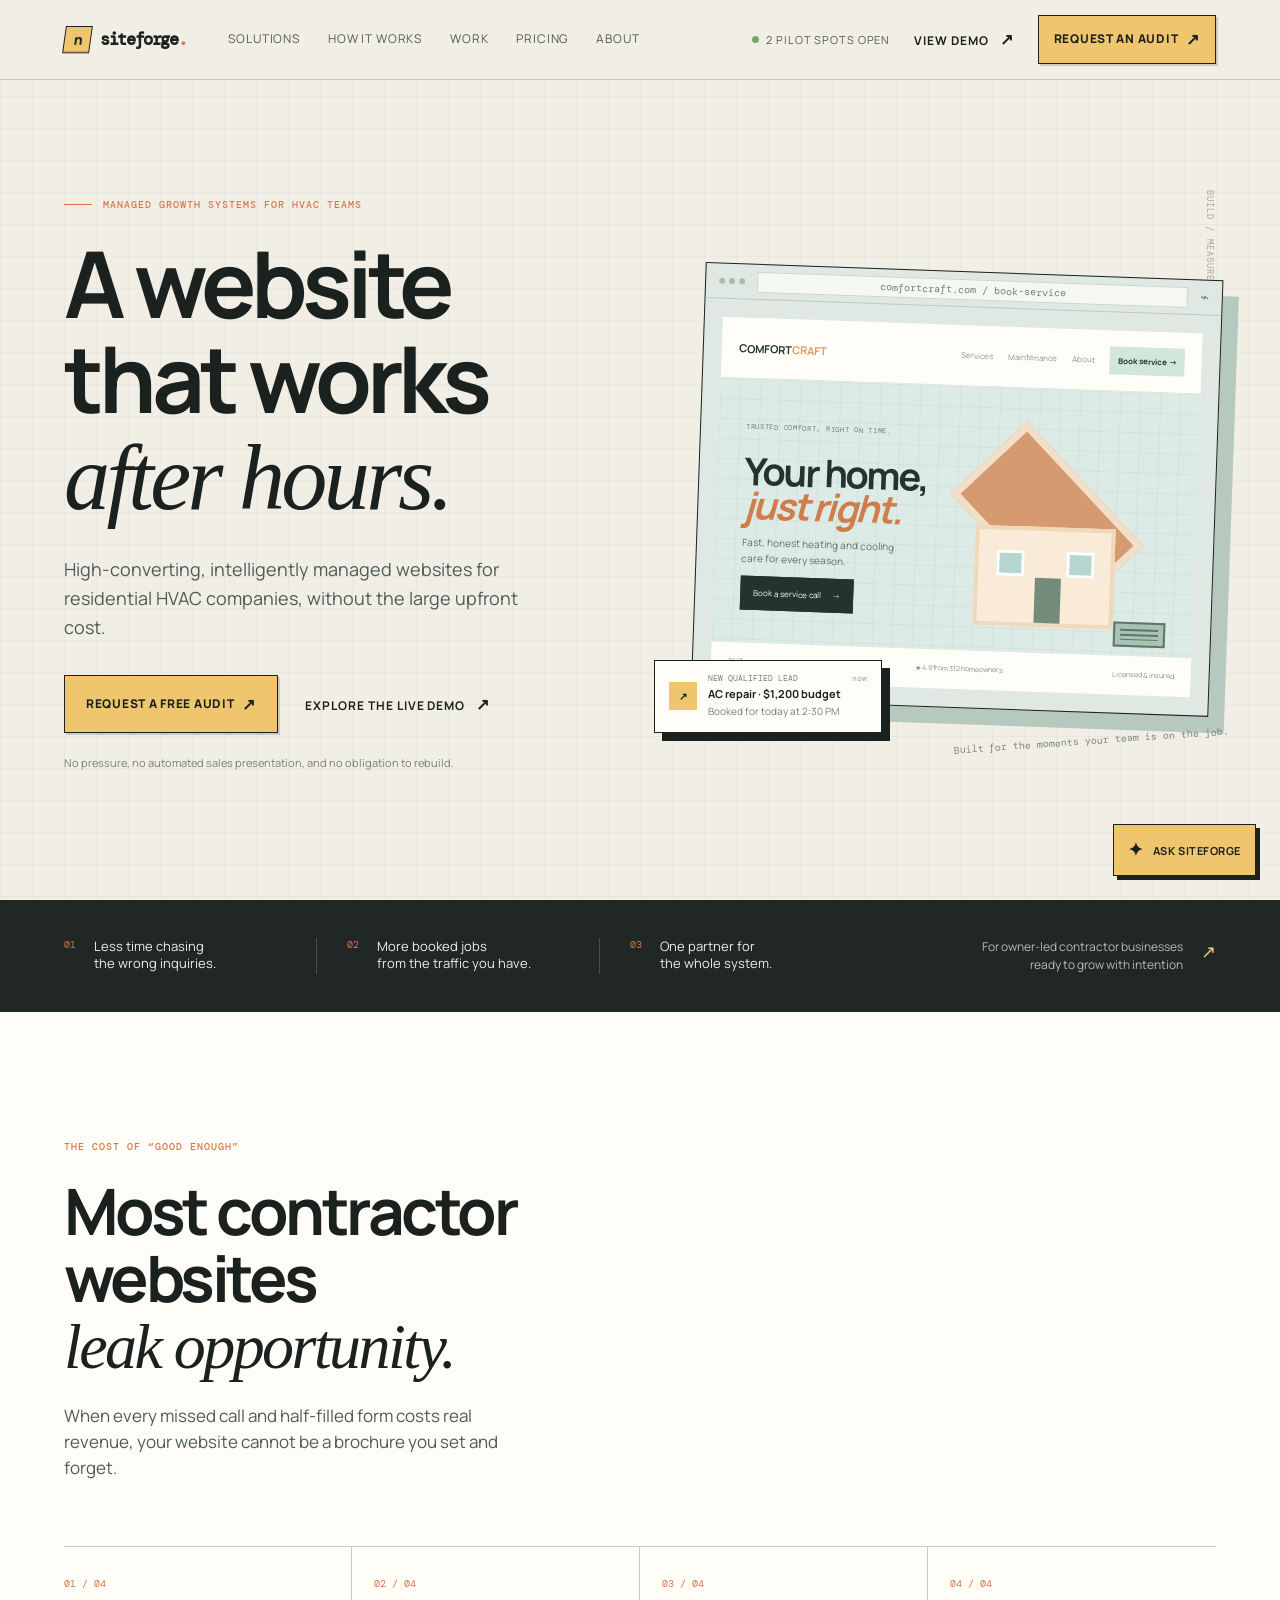
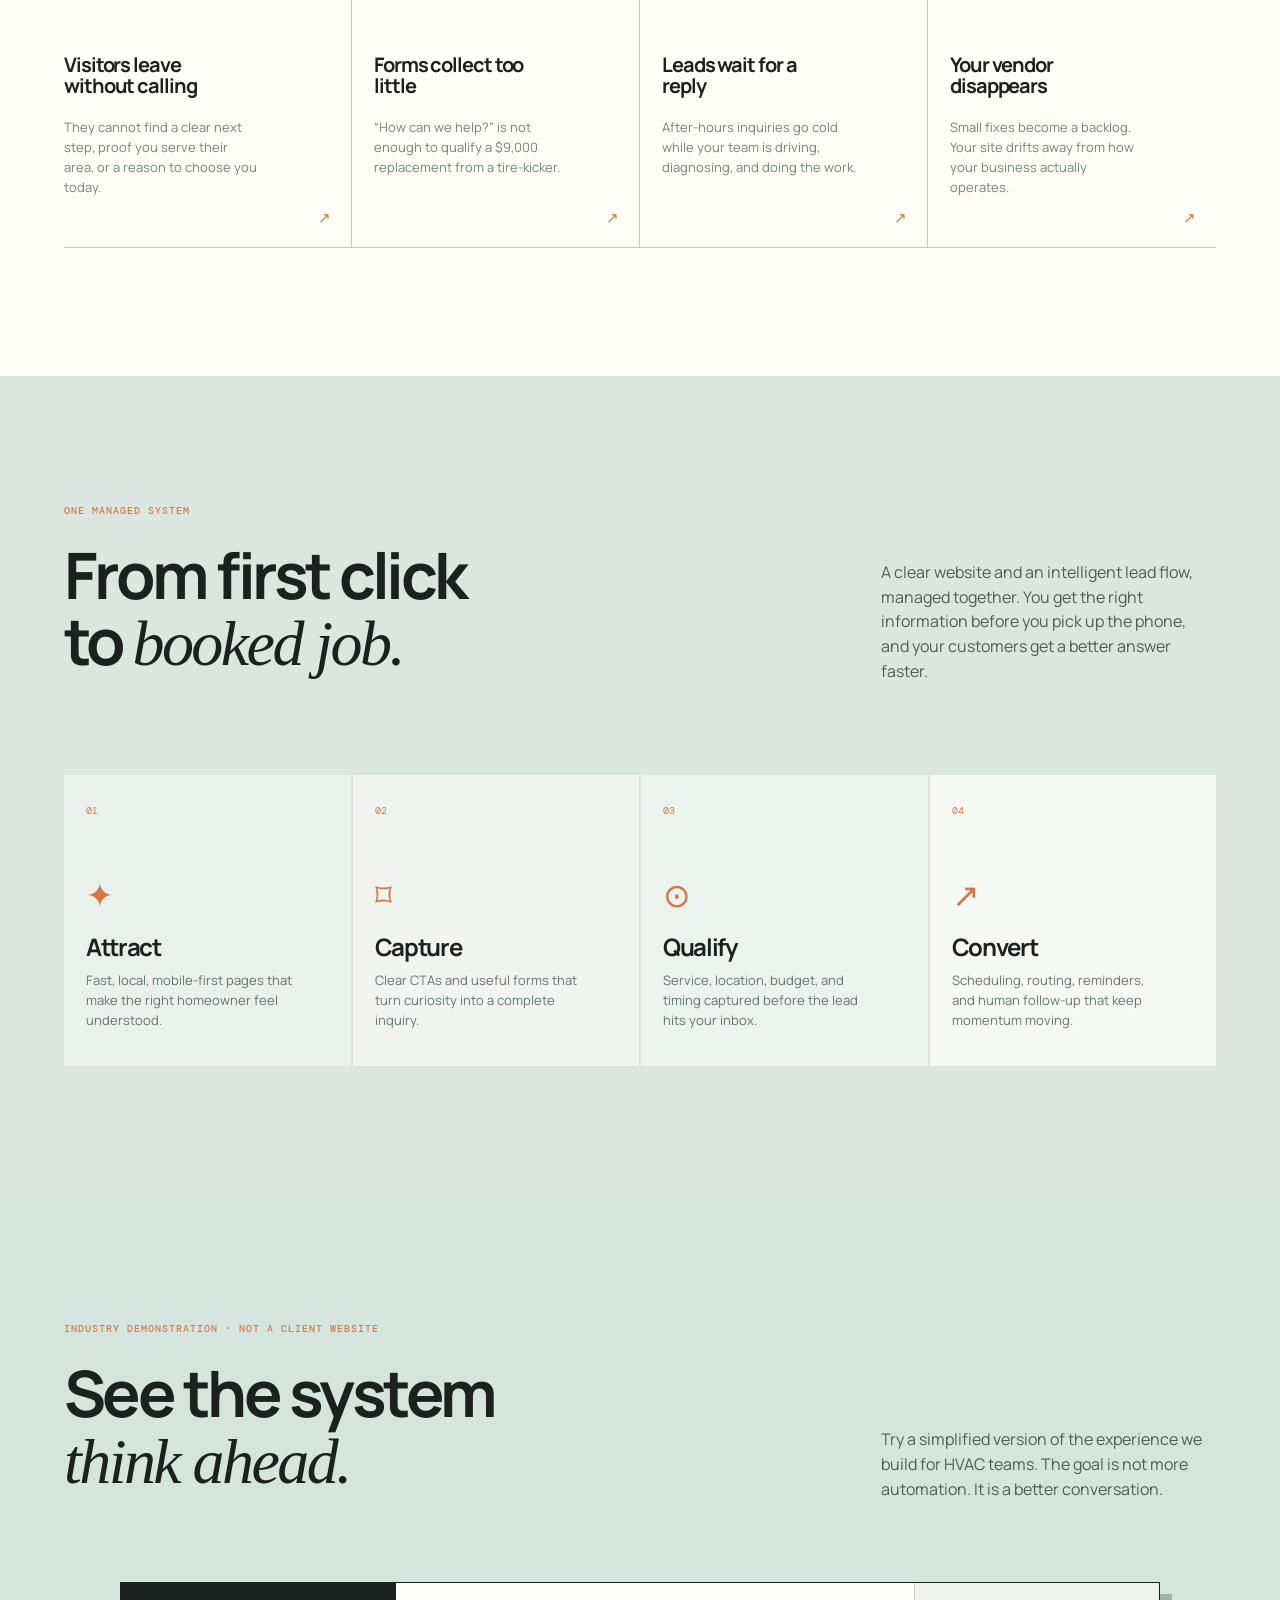
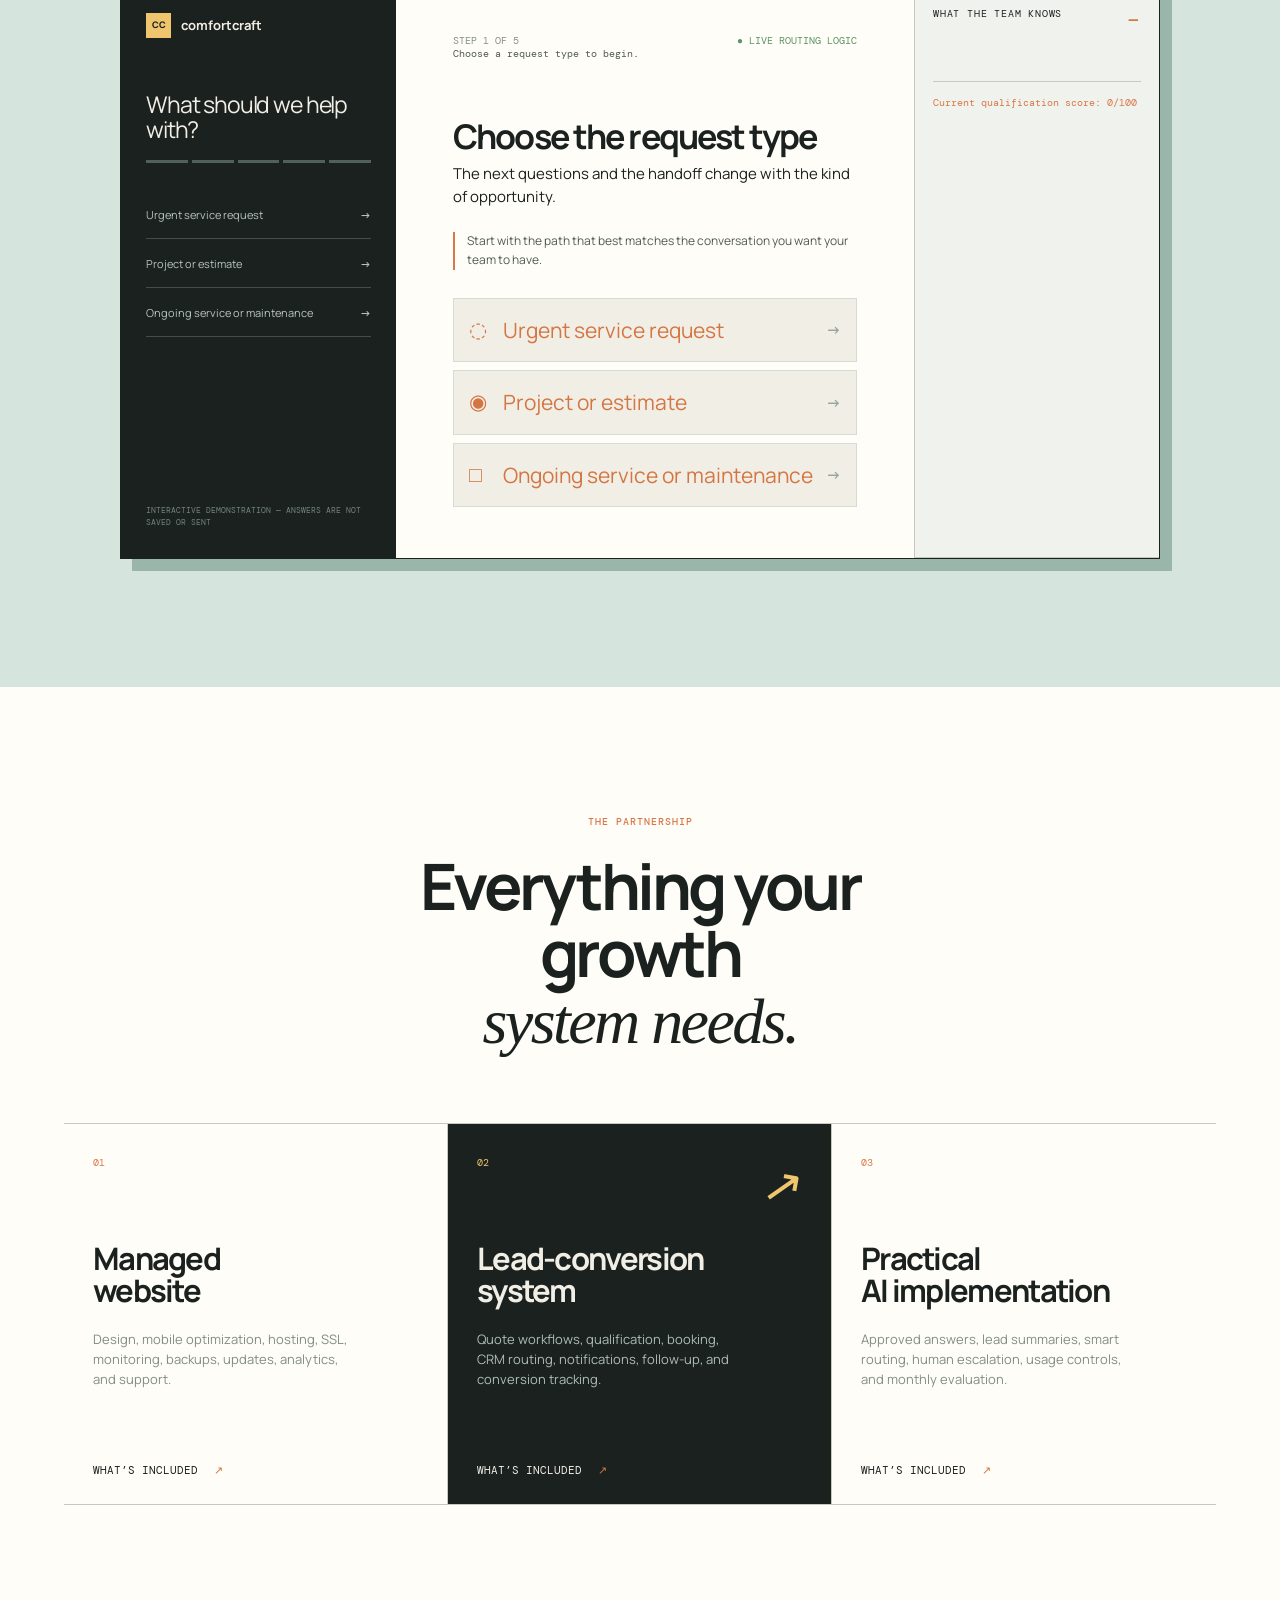
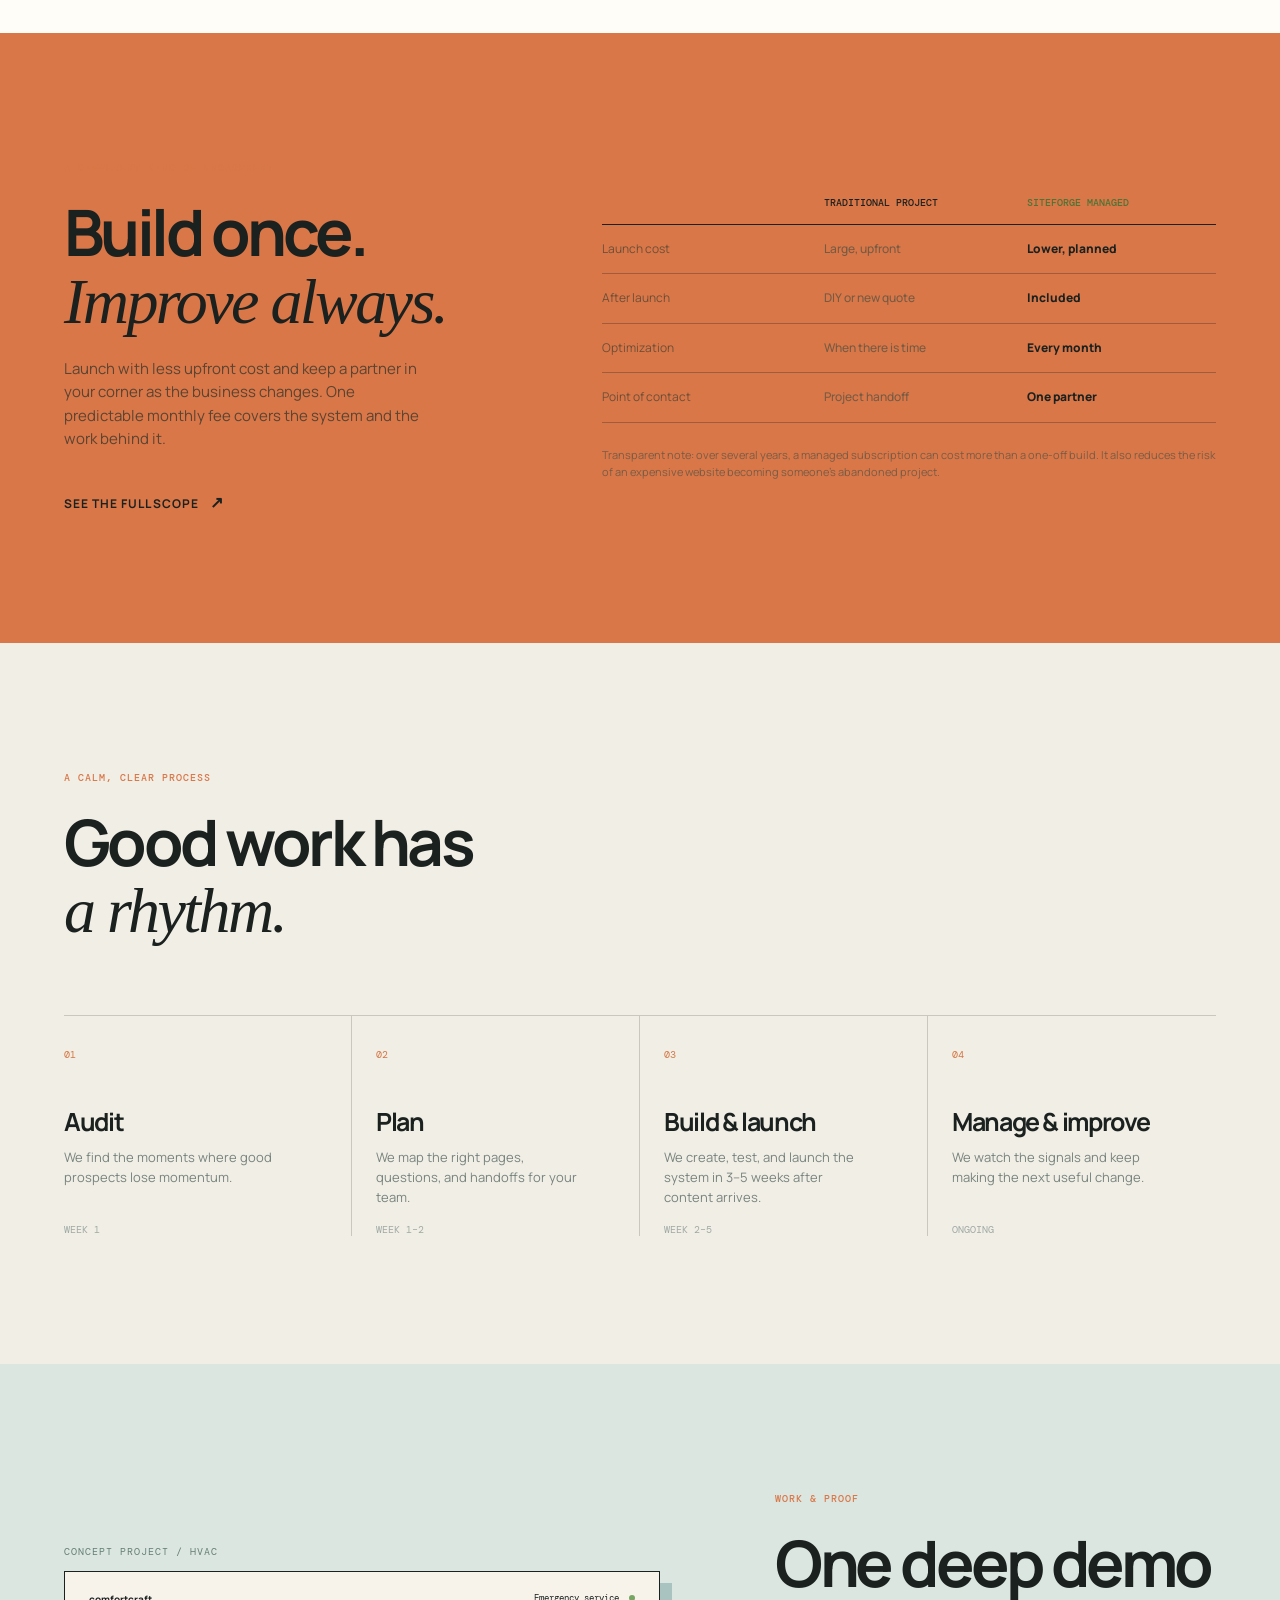
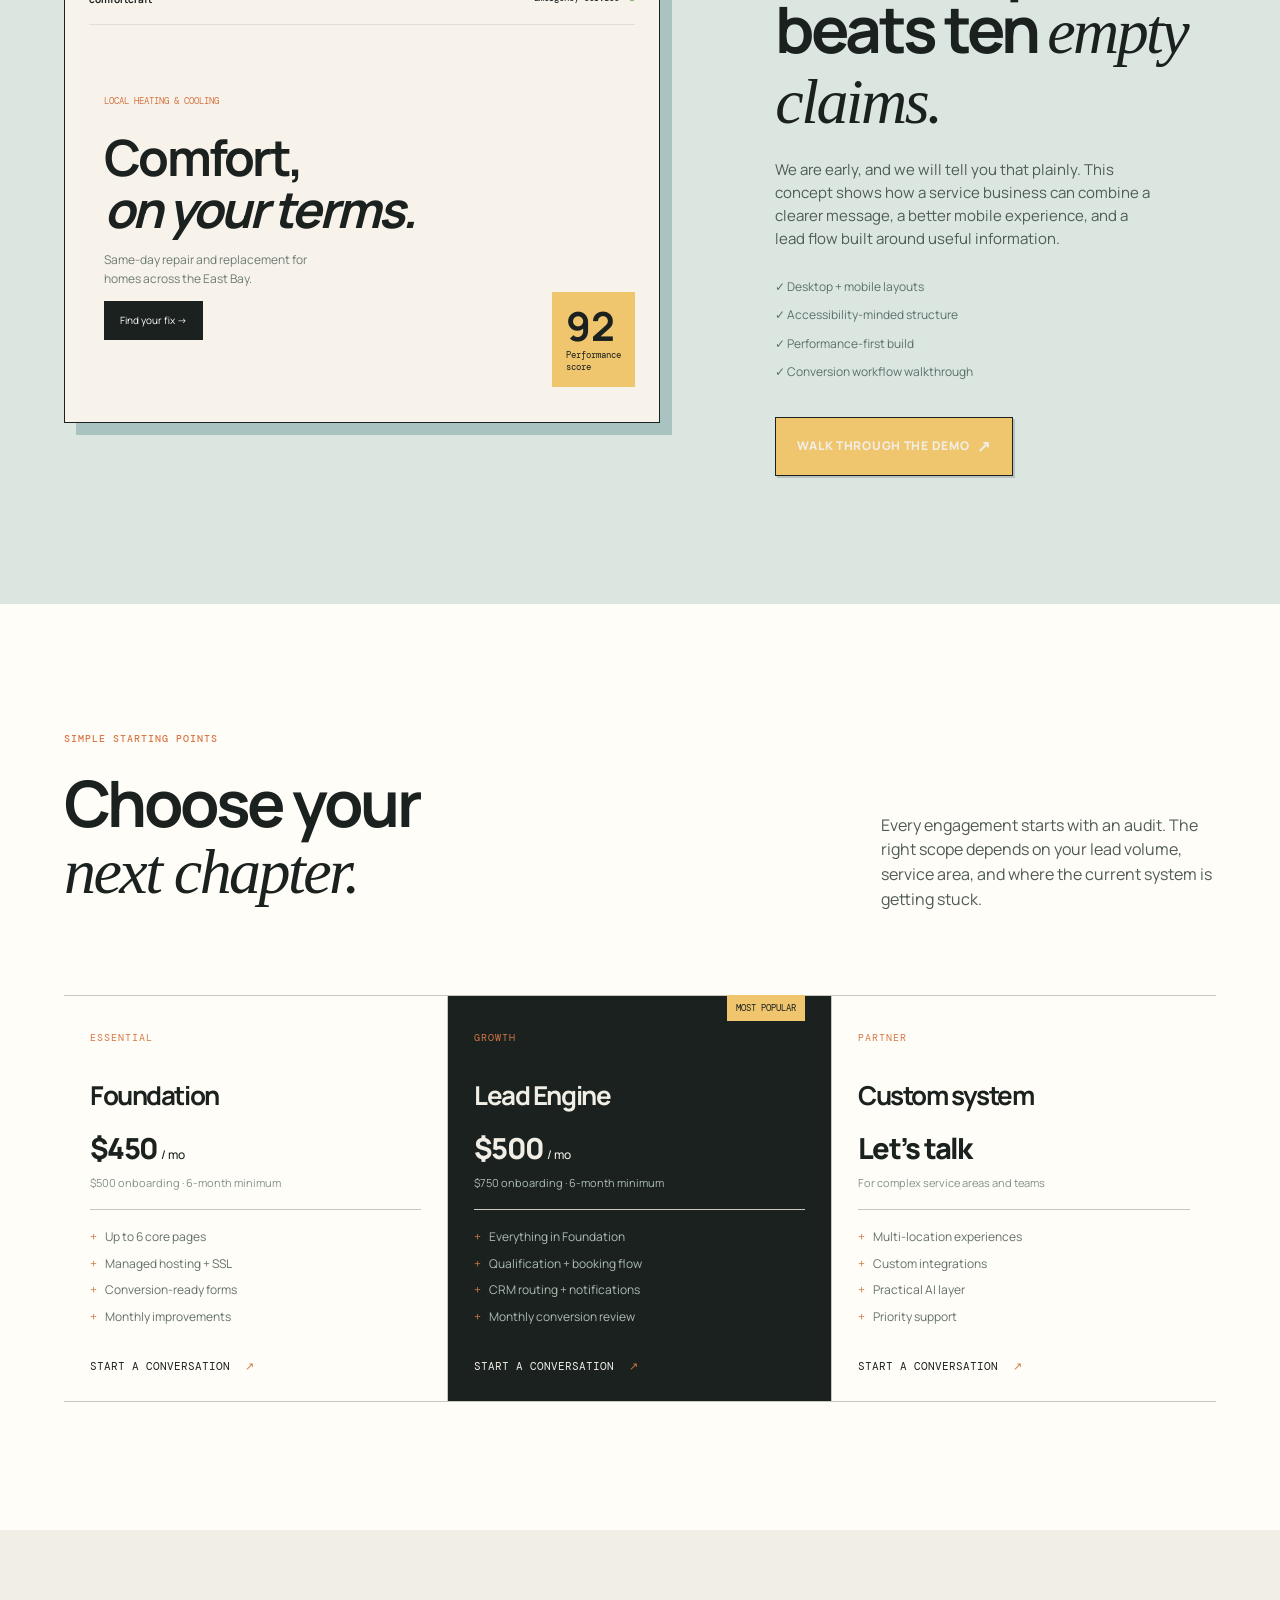
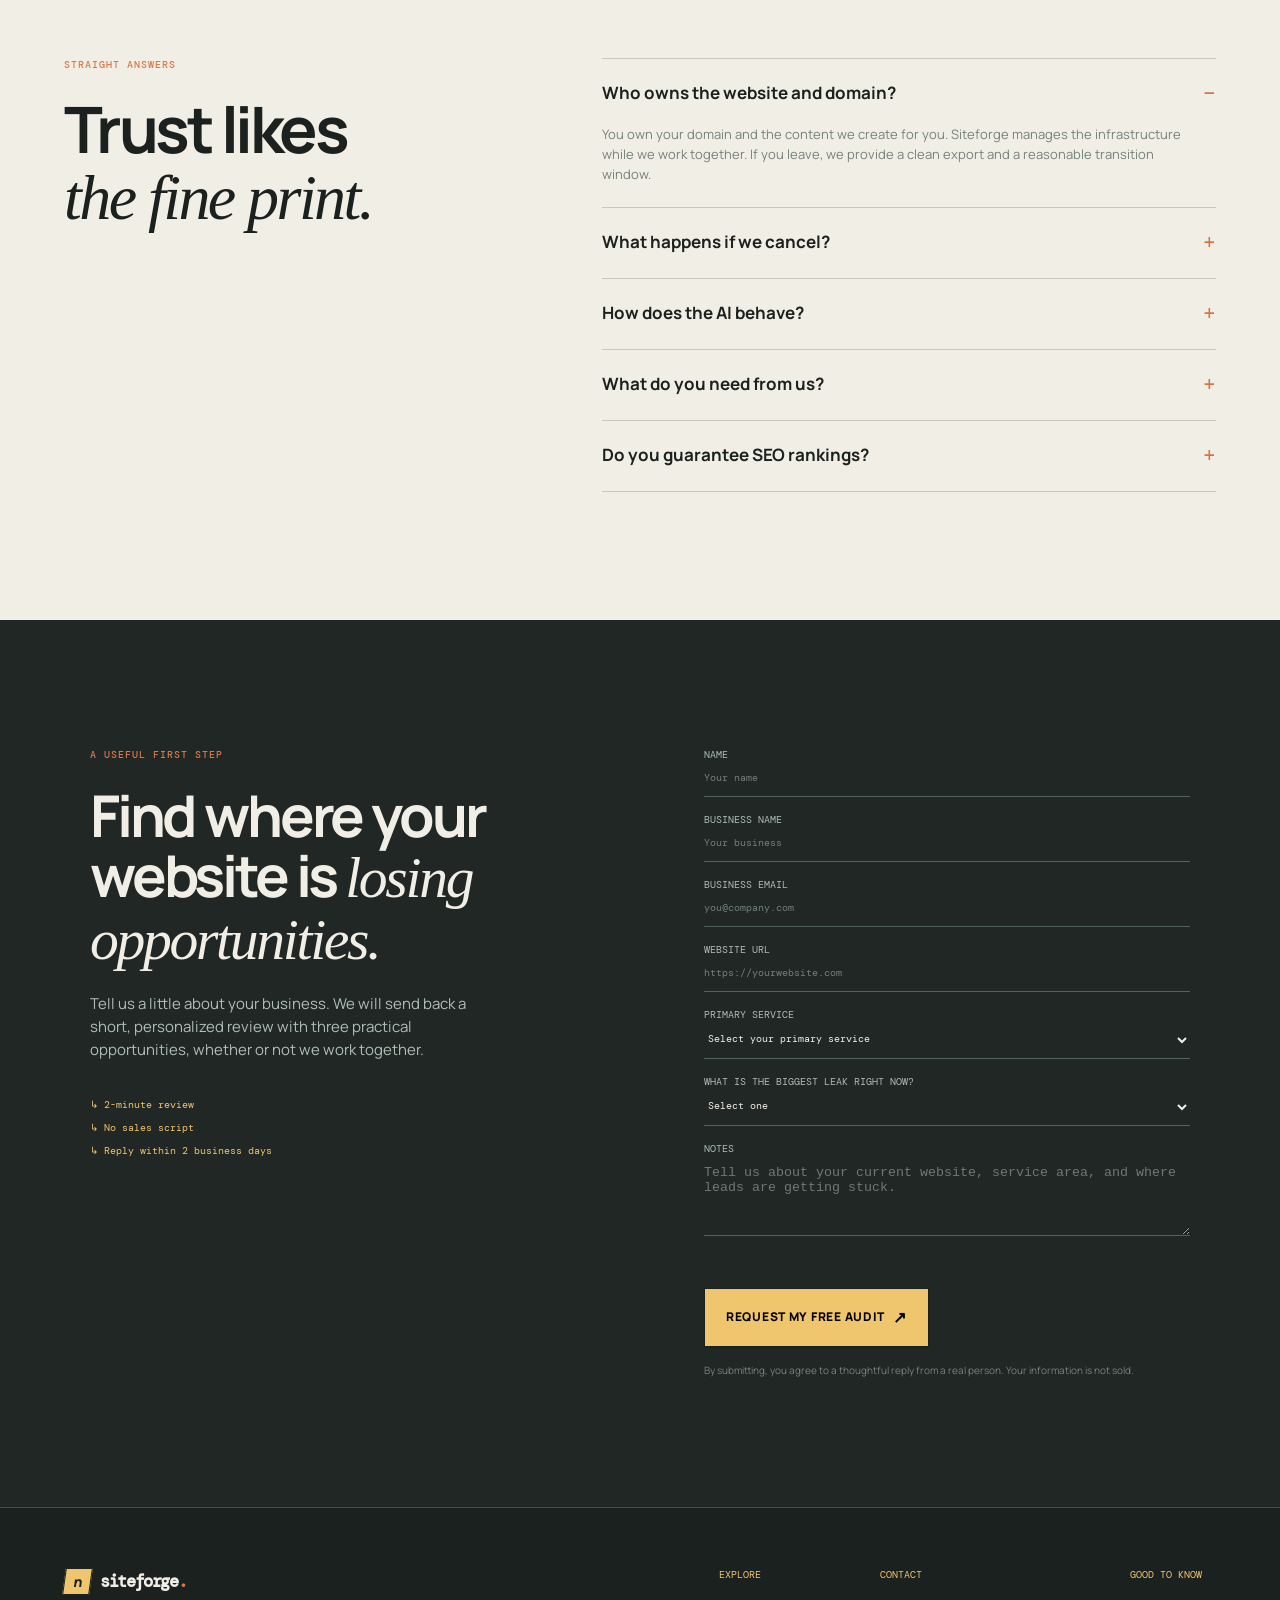
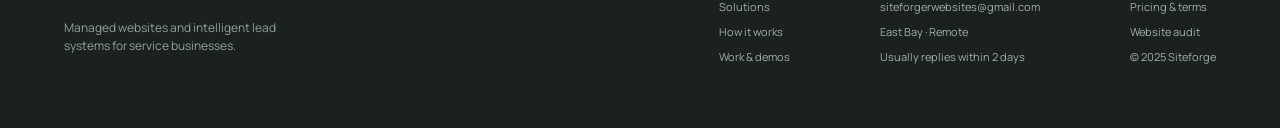
<file: index.html>
<!doctype html>
<html lang="en">
<head>
  <meta charset="UTF-8">
  <meta name="viewport" content="width=device-width, initial-scale=1.0">
  <meta name="description" content="Siteforge builds and manages conversion-focused websites for contractors and home-service businesses.">
  <meta name="theme-color" content="#172420">
  <title>Siteforge | Managed websites for contractors and home-service businesses</title>
  <link rel="preconnect" href="https://fonts.googleapis.com">
  <link rel="preconnect" href="https://fonts.gstatic.com" crossorigin>
  <link href="https://fonts.googleapis.com/css2?family=DM+Mono:wght@400;500&family=Manrope:wght@400;500;600;700;800&display=swap" rel="stylesheet">
  <link rel="stylesheet" href="styles.css">
  <link rel="stylesheet" href="pages.css">
  <link rel="stylesheet" href="brand.css">
</head>
<body>
  <header class="site-header">
    <a class="brand" href="#top" aria-label="Siteforge home"><span class="brand-mark">N</span><span>siteforge<span class="brand-dot">.</span></span></a>
    <nav class="main-nav" aria-label="Main navigation">
      <a href="solutions.html">Solutions</a><a href="process.html">How it works</a><a href="work.html">Work</a><a href="pricing.html">Pricing</a><a href="about.html">About</a>
    </nav>
    <div class="header-actions"><span class="availability"><i></i> 2 pilot spots open</span><a class="text-link" href="work.html">View demo <span>↗</span></a><a class="button button-small" href="audit.html">Request an audit <span>↗</span></a></div>
    <button class="menu-toggle" aria-label="Open navigation" aria-expanded="false"><span></span><span></span></button>
  </header>

  <main id="top">
    <section class="hero section-pad">
      <div class="hero-copy reveal">
        <p class="eyebrow"><span class="eyebrow-line"></span> Managed growth systems for HVAC teams</p>
        <h1>A website that works <em>after hours.</em></h1>
        <p class="hero-text">High-converting, intelligently managed websites for residential HVAC companies, without the large upfront cost.</p>
        <div class="hero-actions"><a class="button" href="#audit">Request a free audit <span>↗</span></a><a class="text-link text-link-large" href="#demo">Explore the live demo <span>↗</span></a></div>
        <p class="reassurance">No pressure, no automated sales presentation, and no obligation to rebuild.</p>
      </div>
      <div class="hero-visual reveal reveal-delay">
        <div class="browser-window">
          <div class="browser-bar"><div class="browser-dots"><i></i><i></i><i></i></div><div class="browser-address">comfortcraft.com / book-service</div><span class="lock">⌁</span></div>
          <div class="mock-site">
            <div class="mock-nav"><strong>COMFORT<span>CRAFT</span></strong><span>Services</span><span>Maintenance</span><span>About</span><b>Book service →</b></div>
            <div class="mock-hero"><div><small>Trusted comfort, right on time.</small><h2>Your home,<br><i>just right.</i></h2><p>Fast, honest heating and cooling care for every season.</p><button>Book a service call <span>→</span></button></div><div class="mock-house"><div class="house-roof"></div><div class="house-body"><div class="window"></div><div class="window"></div><div class="door"></div></div><div class="unit"><span></span><span></span><span></span></div></div></div>
            <div class="mock-footer"><span>24/7 emergency service</span><span>★ 4.9 from 312 homeowners</span><span>Licensed & insured</span></div>
          </div>
        </div>
        <div class="lead-toast"><div class="toast-icon">↗</div><div><small>NEW QUALIFIED LEAD</small><strong>AC repair · $1,200 budget</strong><span>Booked for today at 2:30 PM</span></div><b>now</b></div>
        <div class="visual-note">Built for the moments your team is on the job.</div>
      </div>
    </section>

    <section class="signal-strip"><div><span class="signal-number">01</span><p>Less time chasing<br>the wrong inquiries.</p></div><div><span class="signal-number">02</span><p>More booked jobs<br>from the traffic you have.</p></div><div><span class="signal-number">03</span><p>One partner for<br>the whole system.</p></div><div class="signal-aside">For owner-led contractor businesses<br>ready to grow with intention <span>↗</span></div></section>

    <section class="problem section-pad" id="solutions"><div class="section-intro reveal"><p class="eyebrow">The cost of “good enough”</p><h2>Most contractor websites<br><em>leak opportunity.</em></h2><p>When every missed call and half-filled form costs real revenue, your website cannot be a brochure you set and forget.</p></div><div class="problem-grid reveal reveal-delay"><article><span class="card-index">01 / 04</span><h3>Visitors leave without calling</h3><p>They cannot find a clear next step, proof you serve their area, or a reason to choose you today.</p><span class="card-arrow">↗</span></article><article><span class="card-index">02 / 04</span><h3>Forms collect too little</h3><p>“How can we help?” is not enough to qualify a $9,000 replacement from a tire-kicker.</p><span class="card-arrow">↗</span></article><article><span class="card-index">03 / 04</span><h3>Leads wait for a reply</h3><p>After-hours inquiries go cold while your team is driving, diagnosing, and doing the work.</p><span class="card-arrow">↗</span></article><article><span class="card-index">04 / 04</span><h3>Your vendor disappears</h3><p>Small fixes become a backlog. Your site drifts away from how your business actually operates.</p><span class="card-arrow">↗</span></article></div></section>

    <section class="solution section-pad"><div class="solution-top"><div class="section-intro reveal"><p class="eyebrow">One managed system</p><h2>From first click<br>to <em>booked job.</em></h2></div><p class="solution-lede reveal reveal-delay">A clear website and an intelligent lead flow, managed together. You get the right information before you pick up the phone, and your customers get a better answer faster.</p></div><div class="stage-grid reveal"><article><span class="stage-number">01</span><div class="stage-icon">✦</div><h3>Attract</h3><p>Fast, local, mobile-first pages that make the right homeowner feel understood.</p></article><article><span class="stage-number">02</span><div class="stage-icon">⌑</div><h3>Capture</h3><p>Clear CTAs and useful forms that turn curiosity into a complete inquiry.</p></article><article><span class="stage-number">03</span><div class="stage-icon">⊙</div><h3>Qualify</h3><p>Service, location, budget, and timing captured before the lead hits your inbox.</p></article><article><span class="stage-number">04</span><div class="stage-icon">↗</div><h3>Convert</h3><p>Scheduling, routing, reminders, and human follow-up that keep momentum moving.</p></article></div></section>

    <section class="demo-section section-pad" id="demo"><div class="demo-head"><div class="section-intro reveal"><p class="eyebrow">Industry demonstration · not a client website</p><h2>See the system<br><em>think ahead.</em></h2></div><p class="demo-explainer reveal reveal-delay">Try a simplified version of the experience we build for HVAC teams. The goal is not more automation. It is a better conversation.</p></div><div class="demo-shell reveal"><aside class="demo-sidebar"><div class="demo-brand"><span class="mini-mark">CC</span><strong>comfortcraft</strong></div><p>How can we help today?</p><div class="demo-progress"><span class="active"></span><span></span><span></span><span></span></div><div class="demo-service-list"><button class="service-choice active" data-service="Repair">Air conditioning repair <span>→</span></button><button class="service-choice" data-service="Install">New system installation <span>→</span></button><button class="service-choice" data-service="Maintenance">Seasonal maintenance <span>→</span></button></div><small>DEMO MODE · RESPONSES ARE NOT SENT</small></aside><div class="demo-main"><div class="demo-main-top"><span>Step 1 of 4</span><span class="demo-badge">● Live interaction</span></div><h3>What does your home need?</h3><p>Choose the closest match so we can send the right technician.</p><div class="demo-options"><button class="demo-option selected" data-choice="Not cooling"><span>◌</span> It is not cooling <b>↗</b></button><button class="demo-option" data-choice="Strange noise"><span>◉</span> Strange noise or smell <b>↗</b></button><button class="demo-option" data-choice="Replace system"><span>□</span> I need to replace my system <b>↗</b></button></div><div class="demo-footer"><span>Usually takes 60 seconds</span><button class="button button-dark demo-next">Next step <span>→</span></button></div></div><div class="demo-result" aria-live="polite"><span class="result-kicker">STRUCTURED LEAD PREVIEW</span><strong>Ready for a human, not a robot.</strong><p class="result-service">Air conditioning repair · Not cooling</p><div class="result-fields"><span>Urgency <b>Today</b></span><span>Budget <b>$500–$1,500</b></span><span>Appointment <b>2:30 PM</b></span></div><button class="result-reset">Try another answer ↻</button></div></div></section>

    <section class="services section-pad"><div class="section-intro centered reveal"><p class="eyebrow">The partnership</p><h2>Everything your growth<br><em>system needs.</em></h2></div><div class="service-grid reveal reveal-delay"><article><span class="service-num">01</span><h3>Managed<br>website</h3><p>Design, mobile optimization, hosting, SSL, monitoring, backups, updates, analytics, and support.</p><a href="#audit">What’s included <span>↗</span></a></article><article class="service-featured"><span class="service-num">02</span><h3>Lead-conversion<br>system</h3><p>Quote workflows, qualification, booking, CRM routing, notifications, follow-up, and conversion tracking.</p><a href="#audit">What’s included <span>↗</span></a><div class="service-doodle">↗</div></article><article><span class="service-num">03</span><h3>Practical<br>AI implementation</h3><p>Approved answers, lead summaries, smart routing, human escalation, usage controls, and monthly evaluation.</p><a href="#audit">What’s included <span>↗</span></a></article></div></section>

    <section class="model section-pad" id="pricing"><div class="model-copy reveal"><p class="eyebrow">A different kind of engagement</p><h2>Build once.<br><em>Improve always.</em></h2><p>Launch with less upfront cost and keep a partner in your corner as the business changes. One predictable monthly fee covers the system and the work behind it.</p><a class="text-link" href="#audit">See the full scope <span>↗</span></a></div><div class="model-compare reveal reveal-delay"><div class="compare-row compare-heading"><span></span><b>Traditional project</b><b class="highlight-label">Siteforge managed</b></div><div class="compare-row"><span>Launch cost</span><b>Large, upfront</b><strong>Lower, planned</strong></div><div class="compare-row"><span>After launch</span><b>DIY or new quote</b><strong>Included</strong></div><div class="compare-row"><span>Optimization</span><b>When there is time</b><strong>Every month</strong></div><div class="compare-row"><span>Point of contact</span><b>Project handoff</b><strong>One partner</strong></div><small>Transparent note: over several years, a managed subscription can cost more than a one-off build. It also reduces the risk of an expensive website becoming someone’s abandoned project.</small></div></section>

    <section class="process section-pad" id="process"><div class="section-intro reveal"><p class="eyebrow">A calm, clear process</p><h2>Good work has<br><em>a rhythm.</em></h2></div><div class="process-list reveal reveal-delay"><div><span>01</span><h3>Audit</h3><p>We find the moments where good prospects lose momentum.</p><b>Week 1</b></div><div><span>02</span><h3>Plan</h3><p>We map the right pages, questions, and handoffs for your team.</p><b>Week 1–2</b></div><div><span>03</span><h3>Build & launch</h3><p>We create, test, and launch the system in 3–5 weeks after content arrives.</p><b>Week 2–5</b></div><div><span>04</span><h3>Manage & improve</h3><p>We watch the signals and keep making the next useful change.</p><b>Ongoing</b></div></div></section>

    <section class="work section-pad" id="work"><div class="work-visual reveal"><div class="work-label">CONCEPT PROJECT / HVAC</div><div class="work-screen"><div class="work-top"><b>comfortcraft</b><span>Emergency service <i></i></span></div><div class="work-body"><small>LOCAL HEATING & COOLING</small><h2>Comfort,<br><i>on your terms.</i></h2><p>Same-day repair and replacement for homes across the East Bay.</p><button>Find your fix →</button></div><div class="work-side-stat"><strong>92</strong><span>Performance<br>score</span></div></div></div><div class="work-copy reveal reveal-delay"><p class="eyebrow">Work & proof</p><h2>One deep demo<br>beats ten <em>empty claims.</em></h2><p>We are early, and we will tell you that plainly. This concept shows how a service business can combine a clearer message, a better mobile experience, and a lead flow built around useful information.</p><div class="proof-list"><span>✓ Desktop + mobile layouts</span><span>✓ Accessibility-minded structure</span><span>✓ Performance-first build</span><span>✓ Conversion workflow walkthrough</span></div><a class="button button-dark" href="#demo">Walk through the demo <span>↗</span></a></div></section>

    <section class="pricing section-pad"><div class="pricing-top"><div class="section-intro reveal"><p class="eyebrow">Simple starting points</p><h2>Choose your<br><em>next chapter.</em></h2></div><p class="pricing-note reveal reveal-delay">Every engagement starts with an audit. The right scope depends on your lead volume, service area, and where the current system is getting stuck.</p></div><div class="pricing-grid reveal"><article><span>ESSENTIAL</span><h3>Foundation</h3><p class="price">$450 <small>/ mo</small></p><p class="onboard">$500 onboarding · 6-month minimum</p><ul><li>Up to 6 core pages</li><li>Managed hosting + SSL</li><li>Conversion-ready forms</li><li>Monthly improvements</li></ul><a href="#audit">Start a conversation <span>↗</span></a></article><article class="price-featured"><div class="popular">MOST POPULAR</div><span>GROWTH</span><h3>Lead Engine</h3><p class="price">$500 <small>/ mo</small></p><p class="onboard">$750 onboarding · 6-month minimum</p><ul><li>Everything in Foundation</li><li>Qualification + booking flow</li><li>CRM routing + notifications</li><li>Monthly conversion review</li></ul><a href="#audit">Start a conversation <span>↗</span></a></article><article><span>PARTNER</span><h3>Custom system</h3><p class="price">Let’s talk</p><p class="onboard">For complex service areas and teams</p><ul><li>Multi-location experiences</li><li>Custom integrations</li><li>Practical AI layer</li><li>Priority support</li></ul><a href="#audit">Start a conversation <span>↗</span></a></article></div></section>

    <section class="faq section-pad"><div class="section-intro reveal"><p class="eyebrow">Straight answers</p><h2>Trust likes<br><em>the fine print.</em></h2></div><div class="faq-list reveal reveal-delay"><details open><summary>Who owns the website and domain?</summary><p>You own your domain and the content we create for you. Siteforge manages the infrastructure while we work together. If you leave, we provide a clean export and a reasonable transition window.</p></details><details><summary>What happens if we cancel?</summary><p>There is no lock-in beyond the minimum term. We give 30 days notice, export your site and lead data, and document the handoff. Your domain stays yours.</p></details><details><summary>How does the AI behave?</summary><p>It only answers from an approved knowledge base, shows its limits, and hands off to a person when a question is unclear or sensitive. We review its performance monthly.</p></details><details><summary>What do you need from us?</summary><p>A point person, access to your existing website and CRM, service details, photos or brand assets, and timely feedback. Content delays are the most common cause of a slower launch.</p></details><details><summary>Do you guarantee SEO rankings?</summary><p>No. We build a fast, accessible, technically sound foundation and track meaningful actions. Rankings depend on competition, location, content, and many factors outside a website.</p></details></div></section>

    <section class="audit section-pad" id="audit"><div class="audit-card reveal"><div class="audit-copy"><p class="eyebrow">A useful first step</p><h2>Find where your website is <em>losing opportunities.</em></h2><p>Tell us a little about your business. We will send back a short, personalized review with three practical opportunities, whether or not we work together.</p><div class="audit-trust"><span>↳ 2-minute review</span><span>↳ No sales script</span><span>↳ Reply within 2 business days</span></div></div><form class="audit-form" id="audit-form" method="POST" action="https://formsubmit.co/siteforgerwebsites@gmail.com"><label for="name">Name<input id="name" name="name" type="text" autocomplete="name" placeholder="Your name" required></label><label for="business_name">Business name<input id="business_name" name="business_name" type="text" autocomplete="organization" placeholder="Your business" required></label><label for="email">Business email<input id="email" name="email" type="email" autocomplete="email" placeholder="you@company.com" required></label><label for="website_url">Website URL<input id="website_url" name="website_url" type="url" autocomplete="url" placeholder="https://yourwebsite.com"></label><label for="primary_service">Primary service<select id="primary_service" name="primary_service"><option value="">Select your primary service</option><option value="HVAC">HVAC</option><option value="Plumbing">Plumbing</option><option value="Electrical">Electrical</option><option value="Landscaping">Landscaping</option><option value="Cleaning">Cleaning</option><option value="Other">Other</option></select></label><label for="biggest_leak">What is the biggest leak right now?<select id="biggest_leak" name="biggest_leak"><option value="">Select one</option><option value="Too few inquiries">Too few inquiries</option><option value="Inquiries are not qualified">Inquiries are not qualified</option><option value="Slow response time">Slow response time</option><option value="Website feels outdated">Website feels outdated</option></select></label><label for="notes">Notes<textarea id="notes" name="notes" rows="4" placeholder="Tell us about your current website, service area, and where leads are getting stuck." required></textarea></label><input type="text" name="website" tabindex="-1" autocomplete="off" aria-hidden="true" style="position:absolute;left:-9999px;opacity:0;width:1px;height:1px;pointer-events:none;"><input type="hidden" name="_subject" value="Siteforge website audit request"><input type="hidden" name="_captcha" value="false"><input type="hidden" name="_template" value="table"><div class="form-status" data-form-status aria-live="polite" aria-atomic="true"></div><p class="form-error" hidden role="alert"></p><button class="button button-light" type="submit">Request my free audit <span>↗</span></button><p class="form-note">By submitting, you agree to a thoughtful reply from a real person. Your information is not sold.</p></form><div class="form-success" hidden><span>✓</span><h3>Good. We have it.</h3><p>We’ll reply within two business days with next steps for your review.</p><button class="text-link reset-form" type="button">Send another request ↻</button></div></div></section>
  </main>

  <footer class="site-footer"><div class="footer-brand"><a class="brand" href="index.html"><span class="brand-mark">N</span><span>siteforge<span class="brand-dot">.</span></span></a><p>Managed websites and intelligent lead systems for service businesses.</p></div><div class="footer-links"><div><small>Explore</small><a href="solutions.html">Solutions</a><a href="process.html">How it works</a><a href="work.html">Work & demos</a></div><div><small>Contact</small><a href="mailto:siteforgerwebsites@gmail.com">siteforgerwebsites@gmail.com</a><span>East Bay · Remote</span><span>Usually replies within 2 days</span></div><div><small>Good to know</small><a href="pricing.html">Pricing & terms</a><a href="audit.html">Website audit</a><span>© 2025 Siteforge</span></div></div></footer>
  <script src="script.js"></script>
</body>
</html>
</file>
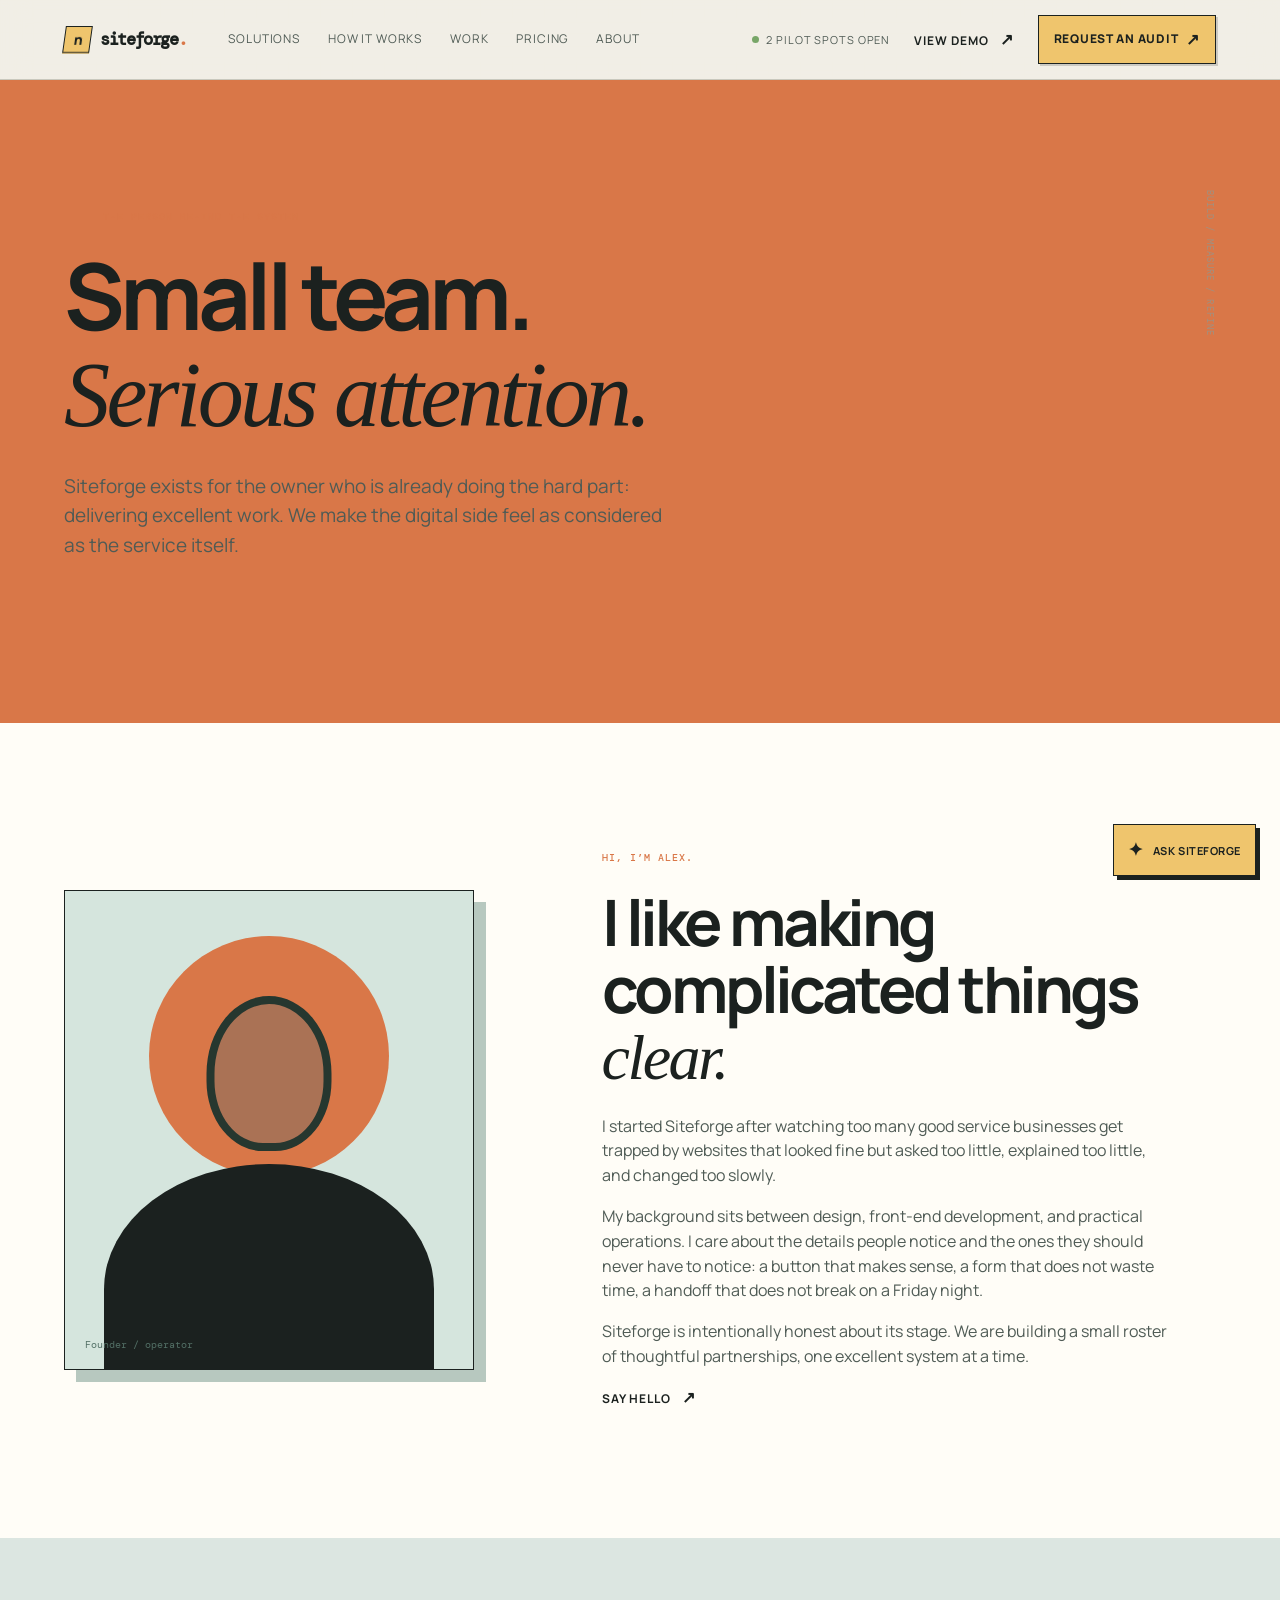
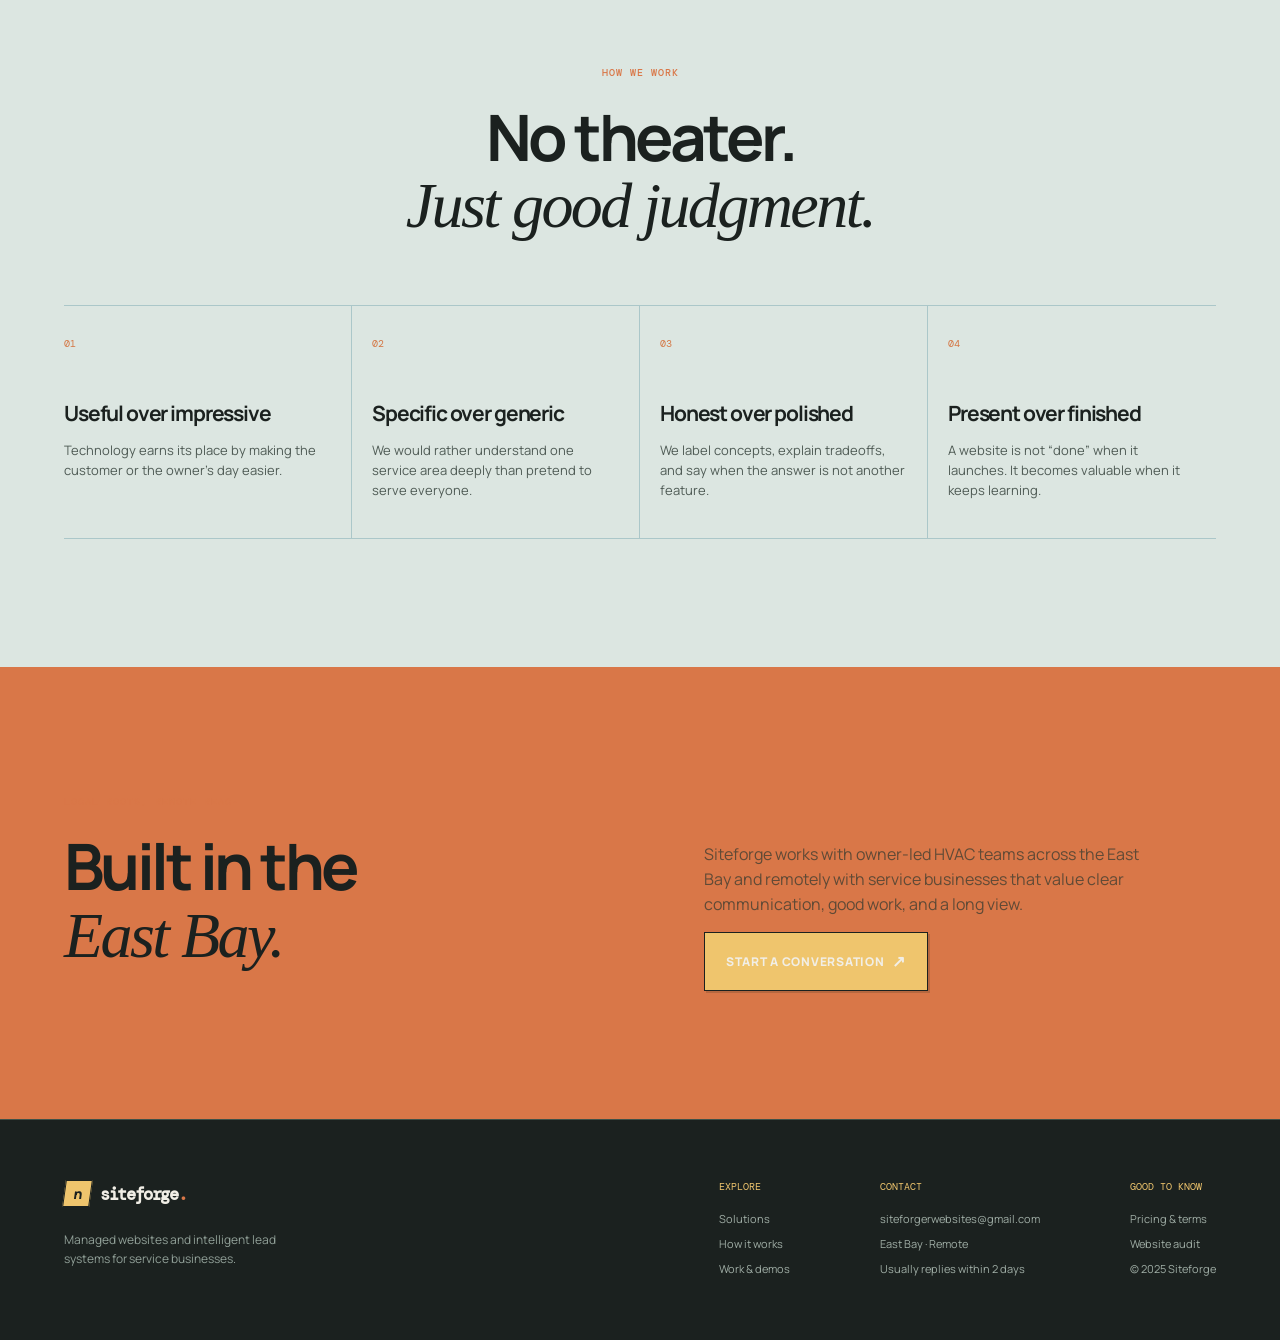
<file: about.html>
<!doctype html><html lang="en"><head><meta charset="UTF-8"><meta name="viewport" content="width=device-width, initial-scale=1.0"><meta name="description" content="Meet Siteforge and learn how we build managed websites and lead systems for contractors and home-service businesses."><title>About | Siteforge</title><link rel="preconnect" href="https://fonts.googleapis.com"><link rel="preconnect" href="https://fonts.gstatic.com" crossorigin><link href="https://fonts.googleapis.com/css2?family=DM+Mono:wght@400;500&family=Manrope:wght@400;500;600;700;800&display=swap" rel="stylesheet"><link rel="stylesheet" href="styles.css">
  <link rel="stylesheet" href="pages.css">
  <link rel="stylesheet" href="brand.css"></head><body><header class="site-header"><a class="brand" href="index.html"><span class="brand-mark">N</span><span>siteforge<span class="brand-dot">.</span></span></a><nav class="main-nav"><a href="solutions.html">Solutions</a><a href="process.html">How it works</a><a href="work.html">Work</a><a href="pricing.html">Pricing</a><a href="about.html">About</a></nav><div class="header-actions"><span class="availability"><i></i> 2 pilot spots open</span><a class="text-link" href="work.html">View demo <span>↗</span></a><a class="button button-small" href="audit.html">Request an audit <span>↗</span></a></div><button class="menu-toggle" aria-label="Open navigation" aria-expanded="false"><span></span><span></span></button></header><main><section class="page-hero page-hero-orange section-pad"><p class="eyebrow reveal"><span class="eyebrow-line"></span> The person behind the system</p><h1 class="reveal">Small team.<br><em>Serious attention.</em></h1><p class="page-lede reveal reveal-delay">Siteforge exists for the owner who is already doing the hard part: delivering excellent work. We make the digital side feel as considered as the service itself.</p></section><section class="about-story section-pad"><div class="founder-portrait"><div class="portrait-sun"></div><div class="portrait-head"></div><div class="portrait-body"></div><span>Founder / operator</span></div><div class="about-copy"><p class="eyebrow">Hi, I’m Alex.</p><h2>I like making<br>complicated things <em>clear.</em></h2><p>I started Siteforge after watching too many good service businesses get trapped by websites that looked fine but asked too little, explained too little, and changed too slowly.</p><p>My background sits between design, front-end development, and practical operations. I care about the details people notice and the ones they should never have to notice: a button that makes sense, a form that does not waste time, a handoff that does not break on a Friday night.</p><p>Siteforge is intentionally honest about its stage. We are building a small roster of thoughtful partnerships, one excellent system at a time.</p><a class="text-link" href="mailto:siteforgerwebsites@gmail.com">Say hello <span>↗</span></a></div></section><section class="principles section-pad"><div class="section-intro centered"><p class="eyebrow">How we work</p><h2>No theater.<br><em>Just good judgment.</em></h2></div><div class="principle-grid"><article><span>01</span><h3>Useful over impressive</h3><p>Technology earns its place by making the customer or the owner’s day easier.</p></article><article><span>02</span><h3>Specific over generic</h3><p>We would rather understand one service area deeply than pretend to serve everyone.</p></article><article><span>03</span><h3>Honest over polished</h3><p>We label concepts, explain tradeoffs, and say when the answer is not another feature.</p></article><article><span>04</span><h3>Present over finished</h3><p>A website is not “done” when it launches. It becomes valuable when it keeps learning.</p></article></div></section><section class="about-contact section-pad"><div><p class="eyebrow">Local roots, remote reach</p><h2>Built in the<br><em>East Bay.</em></h2></div><div><p>Siteforge works with owner-led HVAC teams across the East Bay and remotely with service businesses that value clear communication, good work, and a long view.</p><a class="button button-dark" href="audit.html">Start a conversation <span>↗</span></a></div></section></main><footer class="site-footer"><div class="footer-brand"><a class="brand" href="index.html"><span class="brand-mark">N</span><span>siteforge<span class="brand-dot">.</span></span></a><p>Managed websites and intelligent lead systems for service businesses.</p></div><div class="footer-links"><div><small>Explore</small><a href="solutions.html">Solutions</a><a href="process.html">How it works</a><a href="work.html">Work & demos</a></div><div><small>Contact</small><a href="mailto:siteforgerwebsites@gmail.com">siteforgerwebsites@gmail.com</a><span>East Bay · Remote</span><span>Usually replies within 2 days</span></div><div><small>Good to know</small><a href="pricing.html">Pricing & terms</a><a href="audit.html">Website audit</a><span>© 2025 Siteforge</span></div></div></footer><script src="script.js"></script></body></html>
</file>
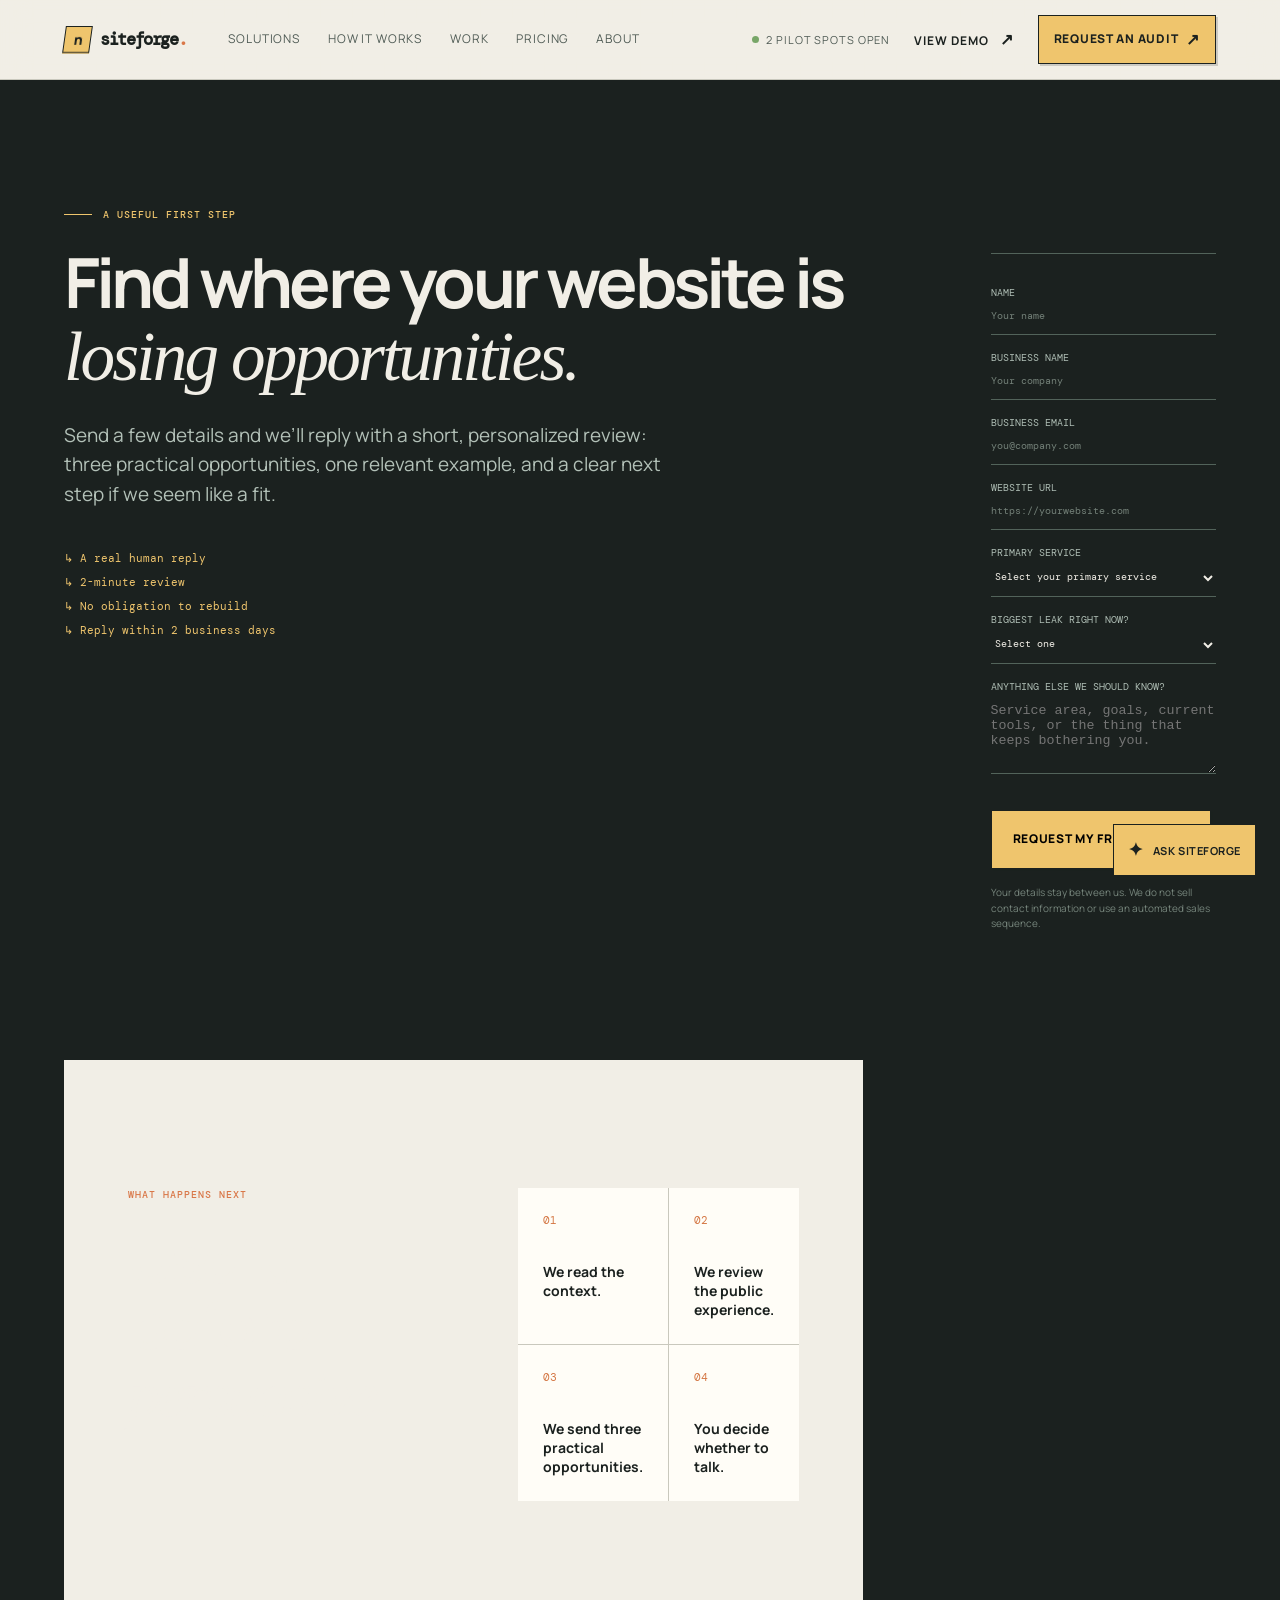
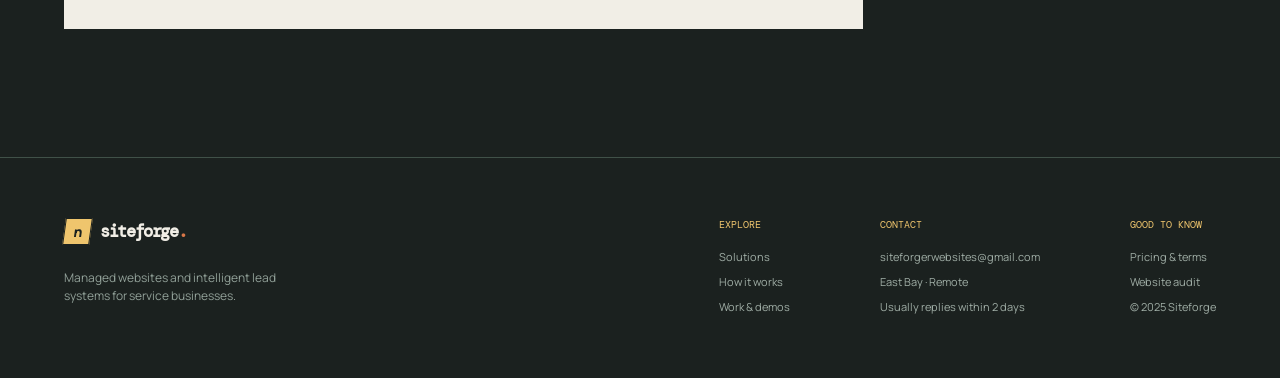
<file: audit.html>
<!doctype html><html lang="en"><head><meta charset="UTF-8"><meta name="viewport" content="width=device-width, initial-scale=1.0"><meta name="description" content="Request a free website audit from Siteforge and get practical opportunities for your contractor or home-service business."><title>Request a website audit | Siteforge</title><link rel="preconnect" href="https://fonts.googleapis.com"><link rel="preconnect" href="https://fonts.gstatic.com" crossorigin><link href="https://fonts.googleapis.com/css2?family=DM+Mono:wght@400;500&family=Manrope:wght@400;500;600;700;800&display=swap" rel="stylesheet"><link rel="stylesheet" href="styles.css">
  <link rel="stylesheet" href="pages.css">
  <link rel="stylesheet" href="brand.css"></head><body><header class="site-header"><a class="brand" href="index.html"><span class="brand-mark">N</span><span>siteforge<span class="brand-dot">.</span></span></a><nav class="main-nav"><a href="solutions.html">Solutions</a><a href="process.html">How it works</a><a href="work.html">Work</a><a href="pricing.html">Pricing</a><a href="about.html">About</a></nav><div class="header-actions"><span class="availability"><i></i> 2 pilot spots open</span><a class="text-link" href="work.html">View demo <span>↗</span></a><a class="button button-small" href="audit.html">Request an audit <span>↗</span></a></div><button class="menu-toggle" aria-label="Open navigation" aria-expanded="false"><span></span><span></span></button></header><main><section class="audit-page section-pad"><div class="audit-page-intro"><p class="eyebrow reveal"><span class="eyebrow-line"></span> A useful first step</p><h1 class="reveal">Find where your website is <em>losing opportunities.</em></h1><p class="page-lede reveal reveal-delay">Send a few details and we’ll reply with a short, personalized review: three practical opportunities, one relevant example, and a clear next step if we seem like a fit.</p><div class="audit-promises reveal reveal-delay"><span>↳ A real human reply</span><span>↳ 2-minute review</span><span>↳ No obligation to rebuild</span><span>↳ Reply within 2 business days</span></div></div><form class="audit-form audit-form-page reveal" id="audit-form" method="POST" action="https://formsubmit.co/siteforgerwebsites@gmail.com"><input type="text" name="website" tabindex="-1" autocomplete="off" hidden><input type="hidden" name="_captcha" value="false"><input type="hidden" name="_template" value="table"><input type="hidden" name="_subject" value="Siteforge audit request"><div class="form-status" data-form-status aria-live="polite" aria-atomic="true"></div><p class="form-error" hidden role="alert"></p><label for="name">Name<input id="name" name="name" type="text" autocomplete="name" placeholder="Your name" required></label><label for="business_name">Business name<input id="business_name" name="business_name" type="text" autocomplete="organization" placeholder="Your company" required></label><label for="email">Business email<input id="email" name="email" type="email" autocomplete="email" placeholder="you@company.com" required></label><label for="website_url">Website URL<input id="website_url" name="website_url" type="url" autocomplete="url" placeholder="https://yourwebsite.com"></label><label for="primary_service">Primary service<select id="primary_service" name="primary_service"><option value="">Select your primary service</option><option value="Residential HVAC repair">Residential HVAC repair</option><option value="HVAC replacement">HVAC replacement</option><option value="Maintenance plans">Maintenance plans</option><option value="Other home service">Other home service</option></select></label><label for="biggest_leak">Biggest leak right now?<select id="biggest_leak" name="biggest_leak"><option value="">Select one</option><option value="Too few inquiries">Too few inquiries</option><option value="Inquiries are not qualified">Inquiries are not qualified</option><option value="Slow response time">Slow response time</option><option value="Website feels outdated">Website feels outdated</option><option value="Not sure yet">Not sure yet</option></select></label><label for="notes">Anything else we should know?<textarea id="notes" name="notes" rows="4" placeholder="Service area, goals, current tools, or the thing that keeps bothering you."></textarea></label><button class="button button-light" type="submit">Request my free audit <span>?</span></button><p class="form-note">Your details stay between us. We do not sell contact information or use an automated sales sequence.</p></form><div class="form-success audit-success" hidden><span>?</span><h3>Good. We have it.</h3><p>We?ll review the details and reply within two business days with next steps.</p><button class="text-link reset-form" type="button">Send another request ?</button></div><section class="after-submit section-pad"><div><p class="eyebrow">What happens next</p><h2>Useful before<br><em>persuasive.</em></h2></div><div class="after-grid"><span>01 <b>We read the context.</b></span><span>02 <b>We review the public experience.</b></span><span>03 <b>We send three practical opportunities.</b></span><span>04 <b>You decide whether to talk.</b></span></div></section></main><footer class="site-footer"><div class="footer-brand"><a class="brand" href="index.html"><span class="brand-mark">N</span><span>siteforge<span class="brand-dot">.</span></span></a><p>Managed websites and intelligent lead systems for service businesses.</p></div><div class="footer-links"><div><small>Explore</small><a href="solutions.html">Solutions</a><a href="process.html">How it works</a><a href="work.html">Work & demos</a></div><div><small>Contact</small><a href="mailto:siteforgerwebsites@gmail.com">siteforgerwebsites@gmail.com</a><span>East Bay · Remote</span><span>Usually replies within 2 days</span></div><div><small>Good to know</small><a href="pricing.html">Pricing & terms</a><a href="audit.html">Website audit</a><span>© 2025 Siteforge</span></div></div></footer><script src="script.js"></script></body></html>
</file>
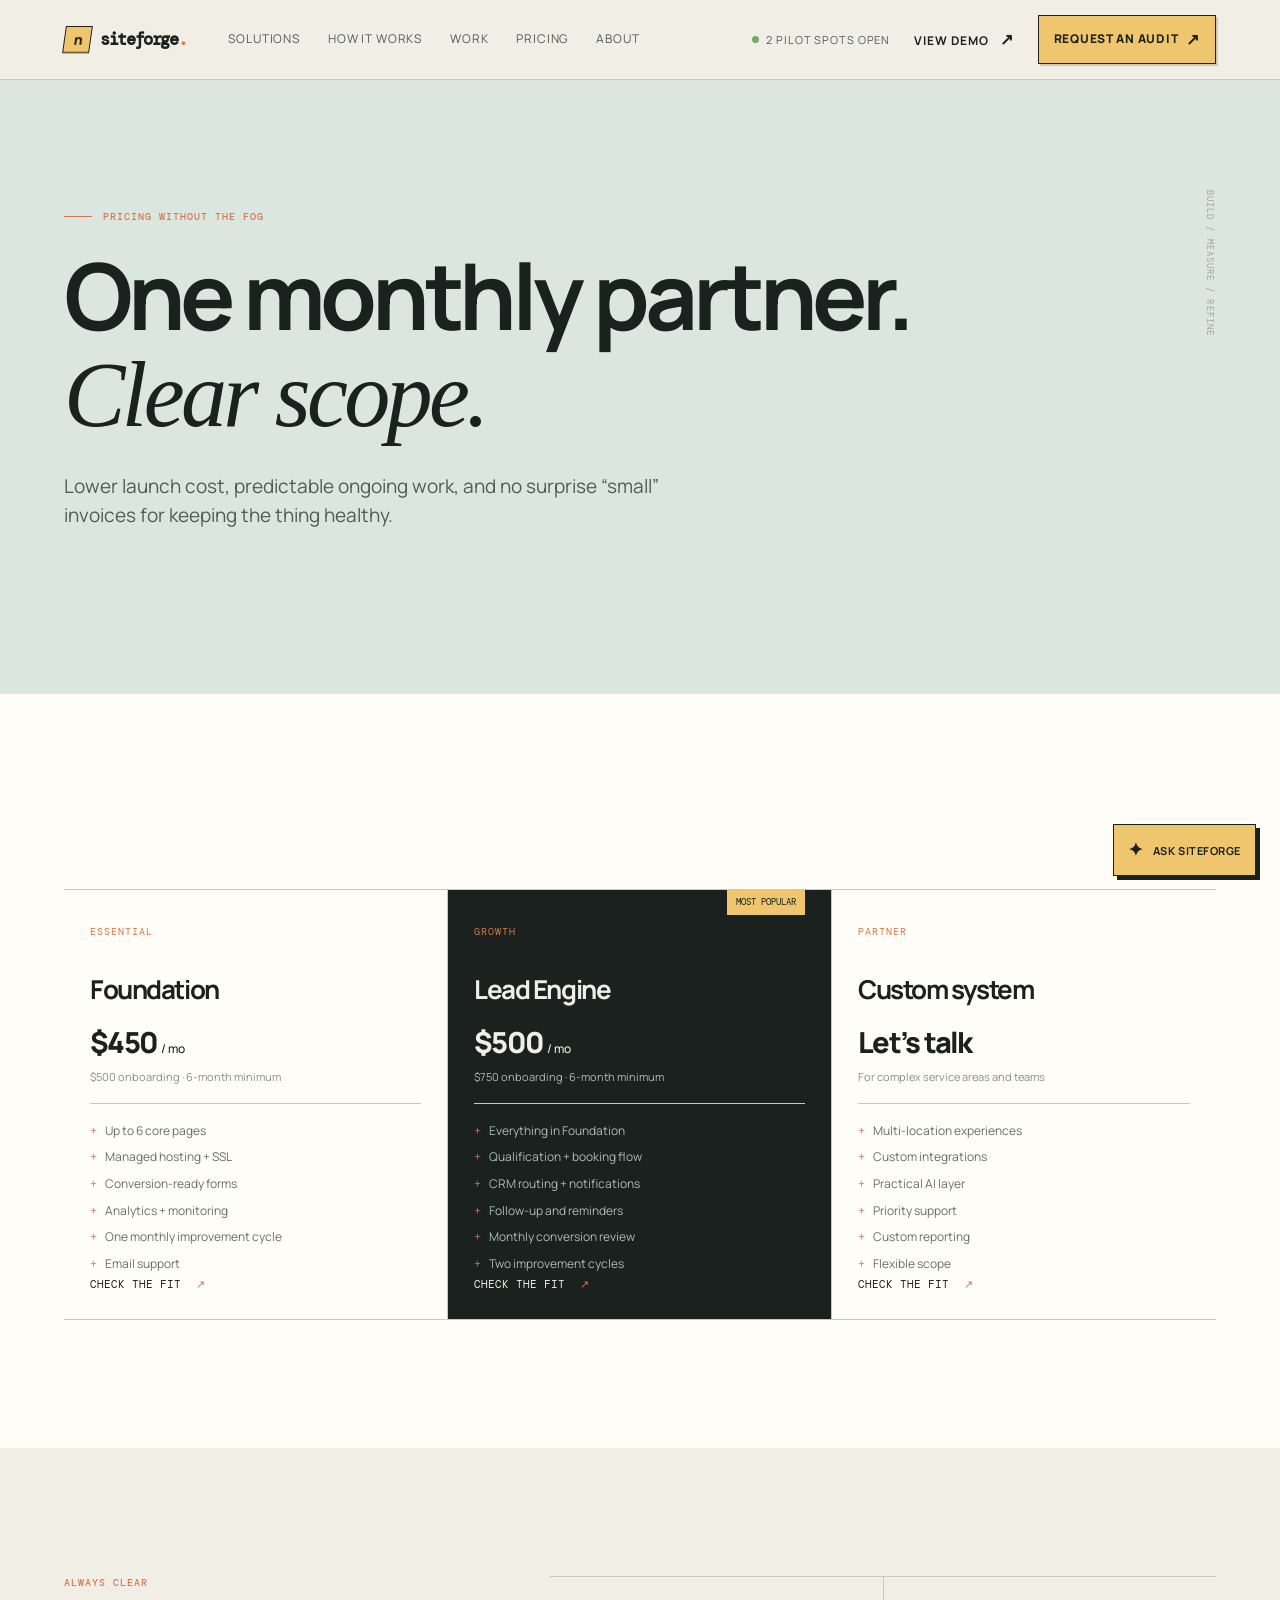
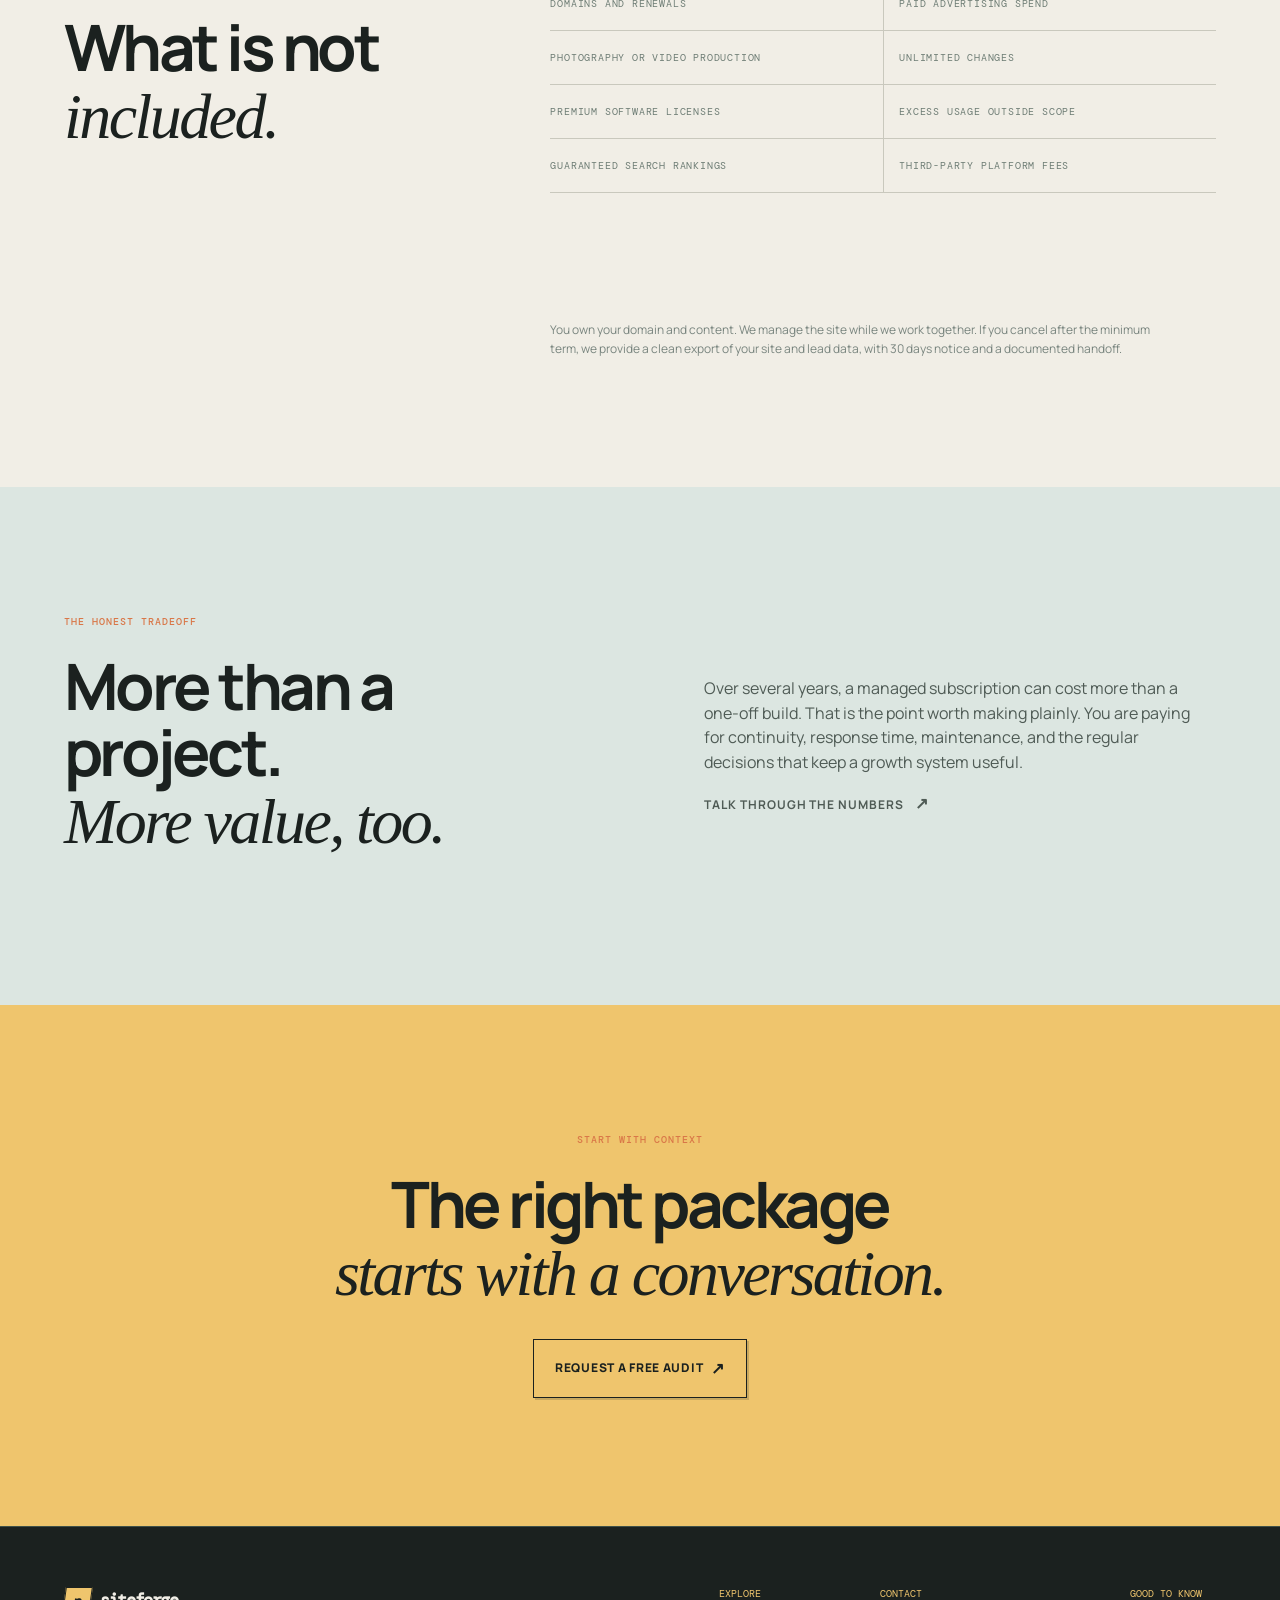
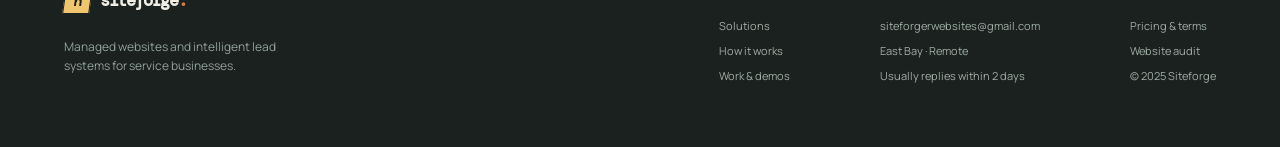
<file: pricing.html>
<!doctype html><html lang="en"><head><meta charset="UTF-8"><meta name="viewport" content="width=device-width, initial-scale=1.0"><meta name="description" content="Siteforge pricing for contractors and home-service businesses, with clear managed website and lead-generation packages."><title>Pricing | Siteforge</title><link rel="preconnect" href="https://fonts.googleapis.com"><link rel="preconnect" href="https://fonts.gstatic.com" crossorigin><link href="https://fonts.googleapis.com/css2?family=DM+Mono:wght@400;500&family=Manrope:wght@400;500;600;700;800&display=swap" rel="stylesheet"><link rel="stylesheet" href="styles.css">
  <link rel="stylesheet" href="pages.css">
  <link rel="stylesheet" href="brand.css"></head><body><header class="site-header"><a class="brand" href="index.html"><span class="brand-mark">N</span><span>siteforge<span class="brand-dot">.</span></span></a><nav class="main-nav"><a href="solutions.html">Solutions</a><a href="process.html">How it works</a><a href="work.html">Work</a><a href="pricing.html">Pricing</a><a href="about.html">About</a></nav><div class="header-actions"><span class="availability"><i></i> 2 pilot spots open</span><a class="text-link" href="work.html">View demo <span>↗</span></a><a class="button button-small" href="audit.html">Request an audit <span>↗</span></a></div><button class="menu-toggle" aria-label="Open navigation" aria-expanded="false"><span></span><span></span></button></header><main><section class="page-hero page-hero-blue section-pad"><p class="eyebrow reveal"><span class="eyebrow-line"></span> Pricing without the fog</p><h1 class="reveal">One monthly partner.<br><em>Clear scope.</em></h1><p class="page-lede reveal reveal-delay">Lower launch cost, predictable ongoing work, and no surprise “small” invoices for keeping the thing healthy.</p></section><section class="pricing-full section-pad"><div class="pricing-grid reveal"><article><span>ESSENTIAL</span><h3>Foundation</h3><p class="price">$450 <small>/ mo</small></p><p class="onboard">$500 onboarding · 6-month minimum</p><ul><li>Up to 6 core pages</li><li>Managed hosting + SSL</li><li>Conversion-ready forms</li><li>Analytics + monitoring</li><li>One monthly improvement cycle</li><li>Email support</li></ul><a href="audit.html">Check the fit <span>↗</span></a></article><article class="price-featured"><div class="popular">MOST POPULAR</div><span>GROWTH</span><h3>Lead Engine</h3><p class="price">$500 <small>/ mo</small></p><p class="onboard">$750 onboarding · 6-month minimum</p><ul><li>Everything in Foundation</li><li>Qualification + booking flow</li><li>CRM routing + notifications</li><li>Follow-up and reminders</li><li>Monthly conversion review</li><li>Two improvement cycles</li></ul><a href="audit.html">Check the fit <span>↗</span></a></article><article><span>PARTNER</span><h3>Custom system</h3><p class="price">Let’s talk</p><p class="onboard">For complex service areas and teams</p><ul><li>Multi-location experiences</li><li>Custom integrations</li><li>Practical AI layer</li><li>Priority support</li><li>Custom reporting</li><li>Flexible scope</li></ul><a href="audit.html">Check the fit <span>↗</span></a></article></div></section><section class="included section-pad"><div class="section-intro"><p class="eyebrow">Always clear</p><h2>What is not<br><em>included.</em></h2></div><div class="not-included"><span>Domains and renewals</span><span>Paid advertising spend</span><span>Photography or video production</span><span>Unlimited changes</span><span>Premium software licenses</span><span>Excess usage outside scope</span><span>Guaranteed search rankings</span><span>Third-party platform fees</span></div><p class="pricing-disclaimer">You own your domain and content. We manage the site while we work together. If you cancel after the minimum term, we provide a clean export of your site and lead data, with 30 days notice and a documented handoff.</p></section><section class="detail-band detail-band-light section-pad"><div class="detail-heading"><p class="eyebrow">The honest tradeoff</p><h2>More than a project.<br><em>More value, too.</em></h2></div><div class="detail-copy"><p>Over several years, a managed subscription can cost more than a one-off build. That is the point worth making plainly. You are paying for continuity, response time, maintenance, and the regular decisions that keep a growth system useful.</p><a class="text-link" href="audit.html">Talk through the numbers <span>↗</span></a></div></section><section class="cta-band section-pad"><p class="eyebrow">Start with context</p><h2>The right package<br><em>starts with a conversation.</em></h2><a class="button" href="audit.html">Request a free audit <span>↗</span></a></section></main><footer class="site-footer"><div class="footer-brand"><a class="brand" href="index.html"><span class="brand-mark">N</span><span>siteforge<span class="brand-dot">.</span></span></a><p>Managed websites and intelligent lead systems for service businesses.</p></div><div class="footer-links"><div><small>Explore</small><a href="solutions.html">Solutions</a><a href="process.html">How it works</a><a href="work.html">Work & demos</a></div><div><small>Contact</small><a href="mailto:siteforgerwebsites@gmail.com">siteforgerwebsites@gmail.com</a><span>East Bay · Remote</span><span>Usually replies within 2 days</span></div><div><small>Good to know</small><a href="pricing.html">Pricing & terms</a><a href="audit.html">Website audit</a><span>© 2025 Siteforge</span></div></div></footer><script src="script.js"></script></body></html>
</file>
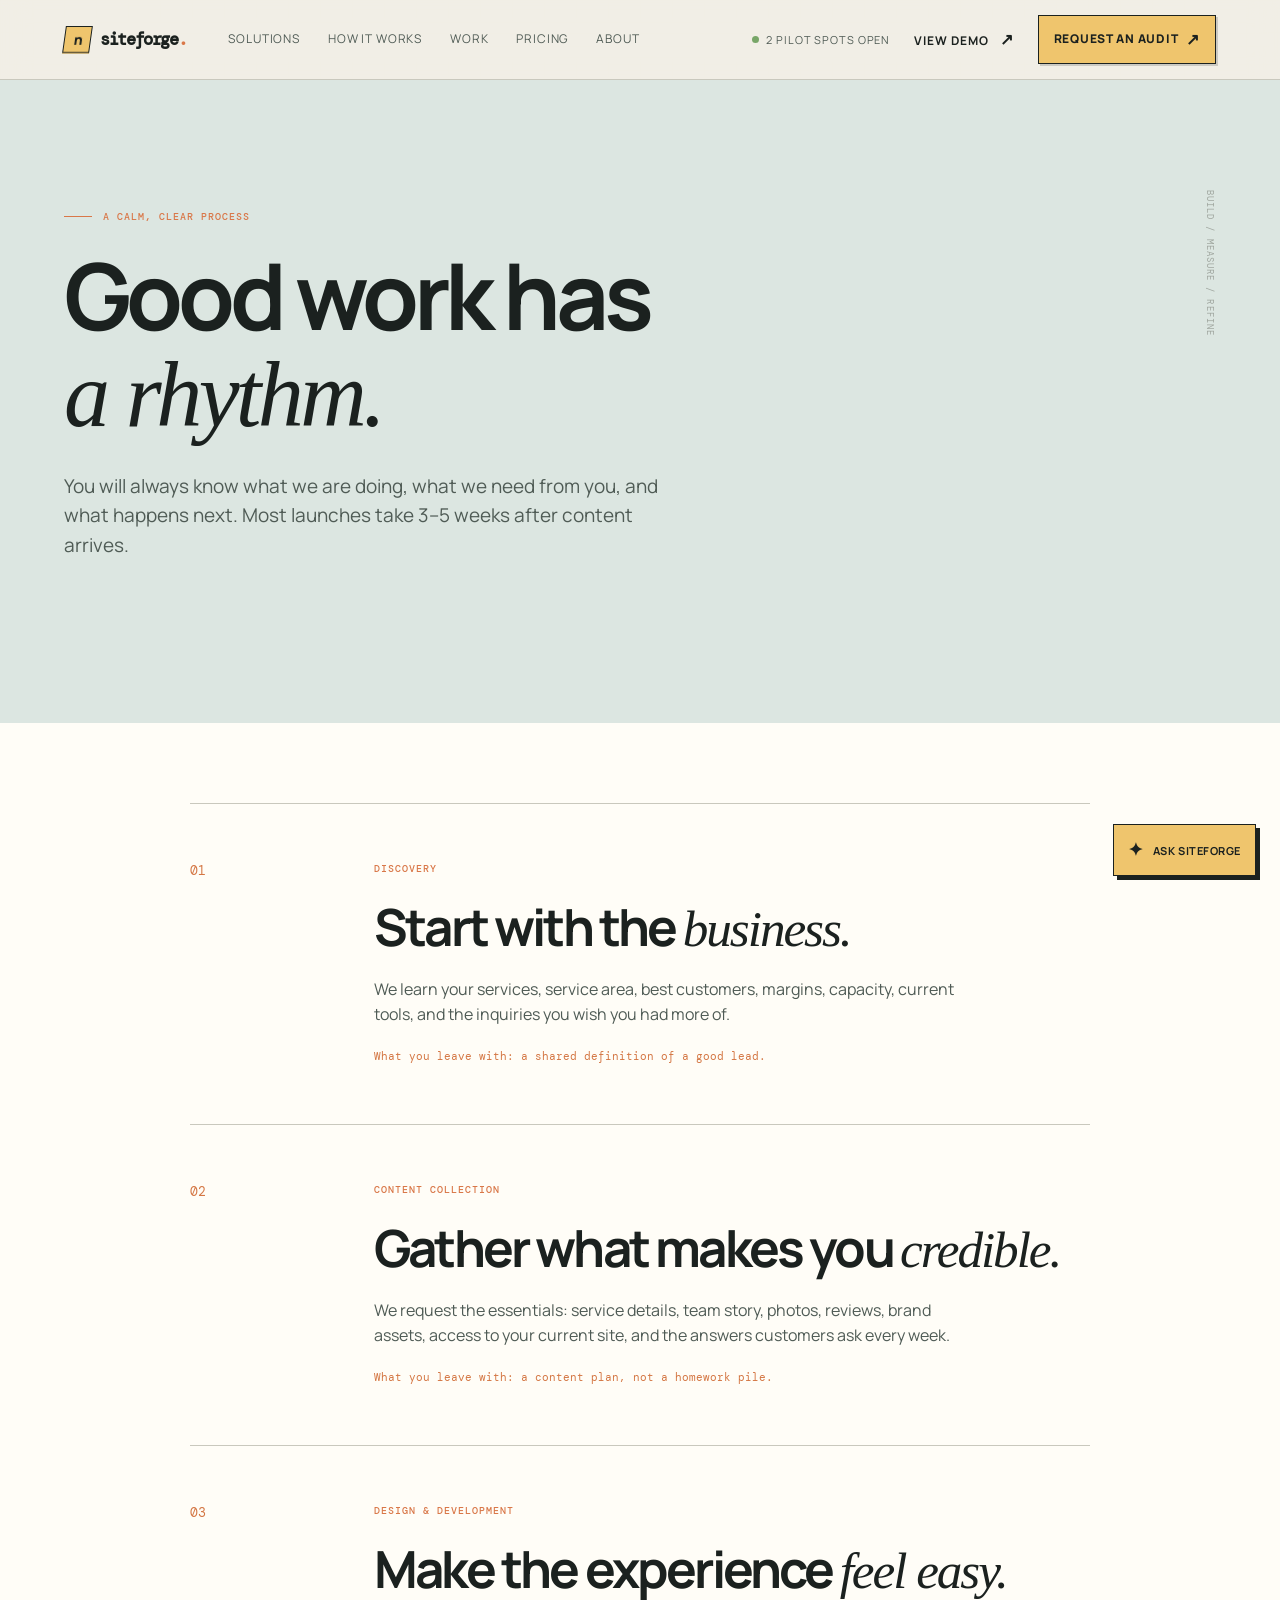
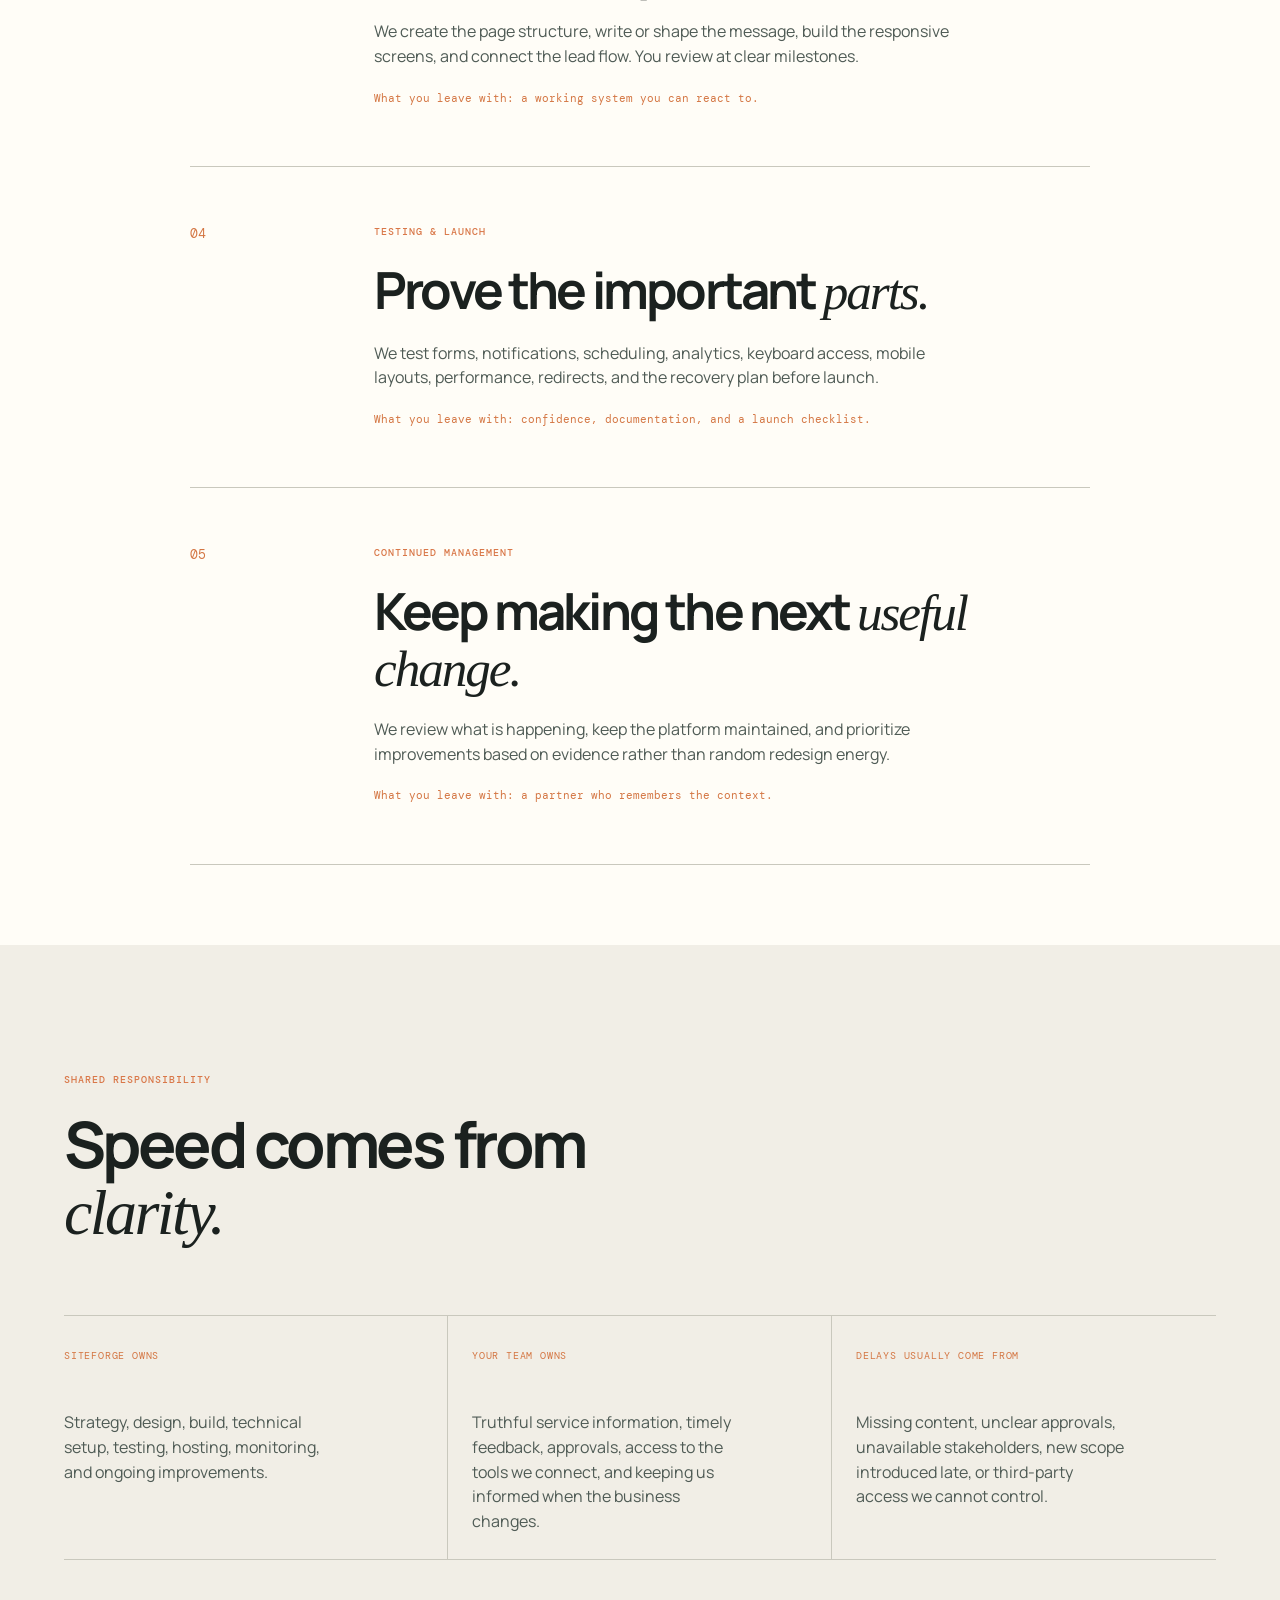
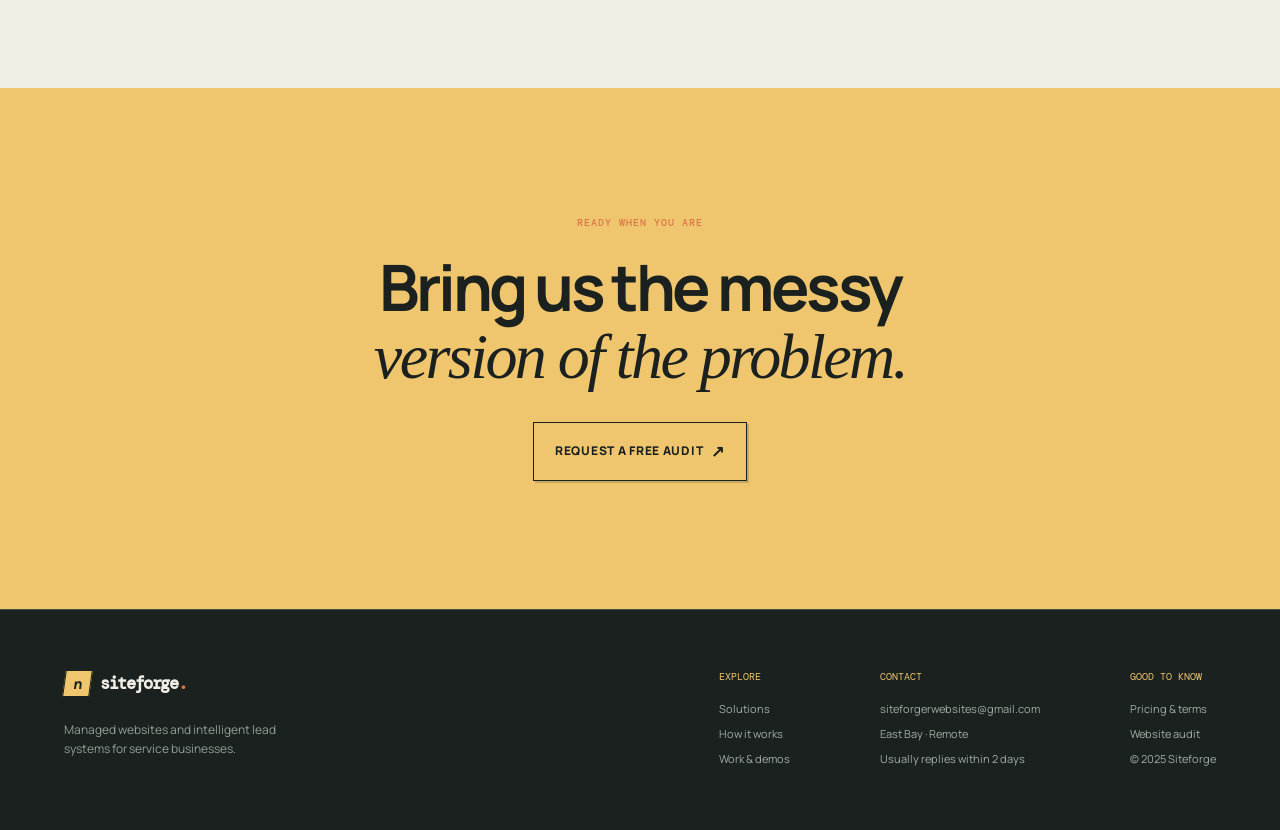
<file: process.html>
<!doctype html><html lang="en"><head><meta charset="UTF-8"><meta name="viewport" content="width=device-width, initial-scale=1.0"><meta name="description" content="See how Siteforge works from audit and strategy through build, launch, and ongoing website improvements for home-service businesses."><title>How it works | Siteforge</title><link rel="preconnect" href="https://fonts.googleapis.com"><link rel="preconnect" href="https://fonts.gstatic.com" crossorigin><link href="https://fonts.googleapis.com/css2?family=DM+Mono:wght@400;500&family=Manrope:wght@400;500;600;700;800&display=swap" rel="stylesheet"><link rel="stylesheet" href="styles.css">
  <link rel="stylesheet" href="pages.css">
  <link rel="stylesheet" href="brand.css"></head><body><header class="site-header"><a class="brand" href="index.html"><span class="brand-mark">N</span><span>siteforge<span class="brand-dot">.</span></span></a><nav class="main-nav"><a href="solutions.html">Solutions</a><a href="process.html">How it works</a><a href="work.html">Work</a><a href="pricing.html">Pricing</a><a href="about.html">About</a></nav><div class="header-actions"><span class="availability"><i></i> 2 pilot spots open</span><a class="text-link" href="work.html">View demo <span>↗</span></a><a class="button button-small" href="audit.html">Request an audit <span>↗</span></a></div><button class="menu-toggle" aria-label="Open navigation" aria-expanded="false"><span></span><span></span></button></header><main><section class="page-hero page-hero-blue section-pad"><p class="eyebrow reveal"><span class="eyebrow-line"></span> A calm, clear process</p><h1 class="reveal">Good work has<br><em>a rhythm.</em></h1><p class="page-lede reveal reveal-delay">You will always know what we are doing, what we need from you, and what happens next. Most launches take 3–5 weeks after content arrives.</p></section><section class="timeline section-pad"><div class="timeline-item reveal"><span>01</span><div><p class="eyebrow">Discovery</p><h2>Start with the <em>business.</em></h2><p>We learn your services, service area, best customers, margins, capacity, current tools, and the inquiries you wish you had more of.</p><b>What you leave with: a shared definition of a good lead.</b></div></div><div class="timeline-item reveal reveal-delay"><span>02</span><div><p class="eyebrow">Content collection</p><h2>Gather what makes you <em>credible.</em></h2><p>We request the essentials: service details, team story, photos, reviews, brand assets, access to your current site, and the answers customers ask every week.</p><b>What you leave with: a content plan, not a homework pile.</b></div></div><div class="timeline-item reveal"><span>03</span><div><p class="eyebrow">Design & development</p><h2>Make the experience <em>feel easy.</em></h2><p>We create the page structure, write or shape the message, build the responsive screens, and connect the lead flow. You review at clear milestones.</p><b>What you leave with: a working system you can react to.</b></div></div><div class="timeline-item reveal reveal-delay"><span>04</span><div><p class="eyebrow">Testing & launch</p><h2>Prove the important <em>parts.</em></h2><p>We test forms, notifications, scheduling, analytics, keyboard access, mobile layouts, performance, redirects, and the recovery plan before launch.</p><b>What you leave with: confidence, documentation, and a launch checklist.</b></div></div><div class="timeline-item reveal"><span>05</span><div><p class="eyebrow">Continued management</p><h2>Keep making the next <em>useful change.</em></h2><p>We review what is happening, keep the platform maintained, and prioritize improvements based on evidence rather than random redesign energy.</p><b>What you leave with: a partner who remembers the context.</b></div></div></section><section class="responsibility section-pad"><div class="section-intro"><p class="eyebrow">Shared responsibility</p><h2>Speed comes from<br><em>clarity.</em></h2></div><div class="responsibility-grid"><article><span>Siteforge owns</span><p>Strategy, design, build, technical setup, testing, hosting, monitoring, and ongoing improvements.</p></article><article><span>Your team owns</span><p>Truthful service information, timely feedback, approvals, access to the tools we connect, and keeping us informed when the business changes.</p></article><article><span>Delays usually come from</span><p>Missing content, unclear approvals, unavailable stakeholders, new scope introduced late, or third-party access we cannot control.</p></article></div></section><section class="cta-band section-pad"><p class="eyebrow">Ready when you are</p><h2>Bring us the messy<br><em>version of the problem.</em></h2><a class="button" href="audit.html">Request a free audit <span>↗</span></a></section></main><footer class="site-footer"><div class="footer-brand"><a class="brand" href="index.html"><span class="brand-mark">N</span><span>siteforge<span class="brand-dot">.</span></span></a><p>Managed websites and intelligent lead systems for service businesses.</p></div><div class="footer-links"><div><small>Explore</small><a href="solutions.html">Solutions</a><a href="process.html">How it works</a><a href="work.html">Work & demos</a></div><div><small>Contact</small><a href="mailto:siteforgerwebsites@gmail.com">siteforgerwebsites@gmail.com</a><span>East Bay · Remote</span><span>Usually replies within 2 days</span></div><div><small>Good to know</small><a href="pricing.html">Pricing & terms</a><a href="audit.html">Website audit</a><span>© 2025 Siteforge</span></div></div></footer><script src="script.js"></script></body></html>
</file>
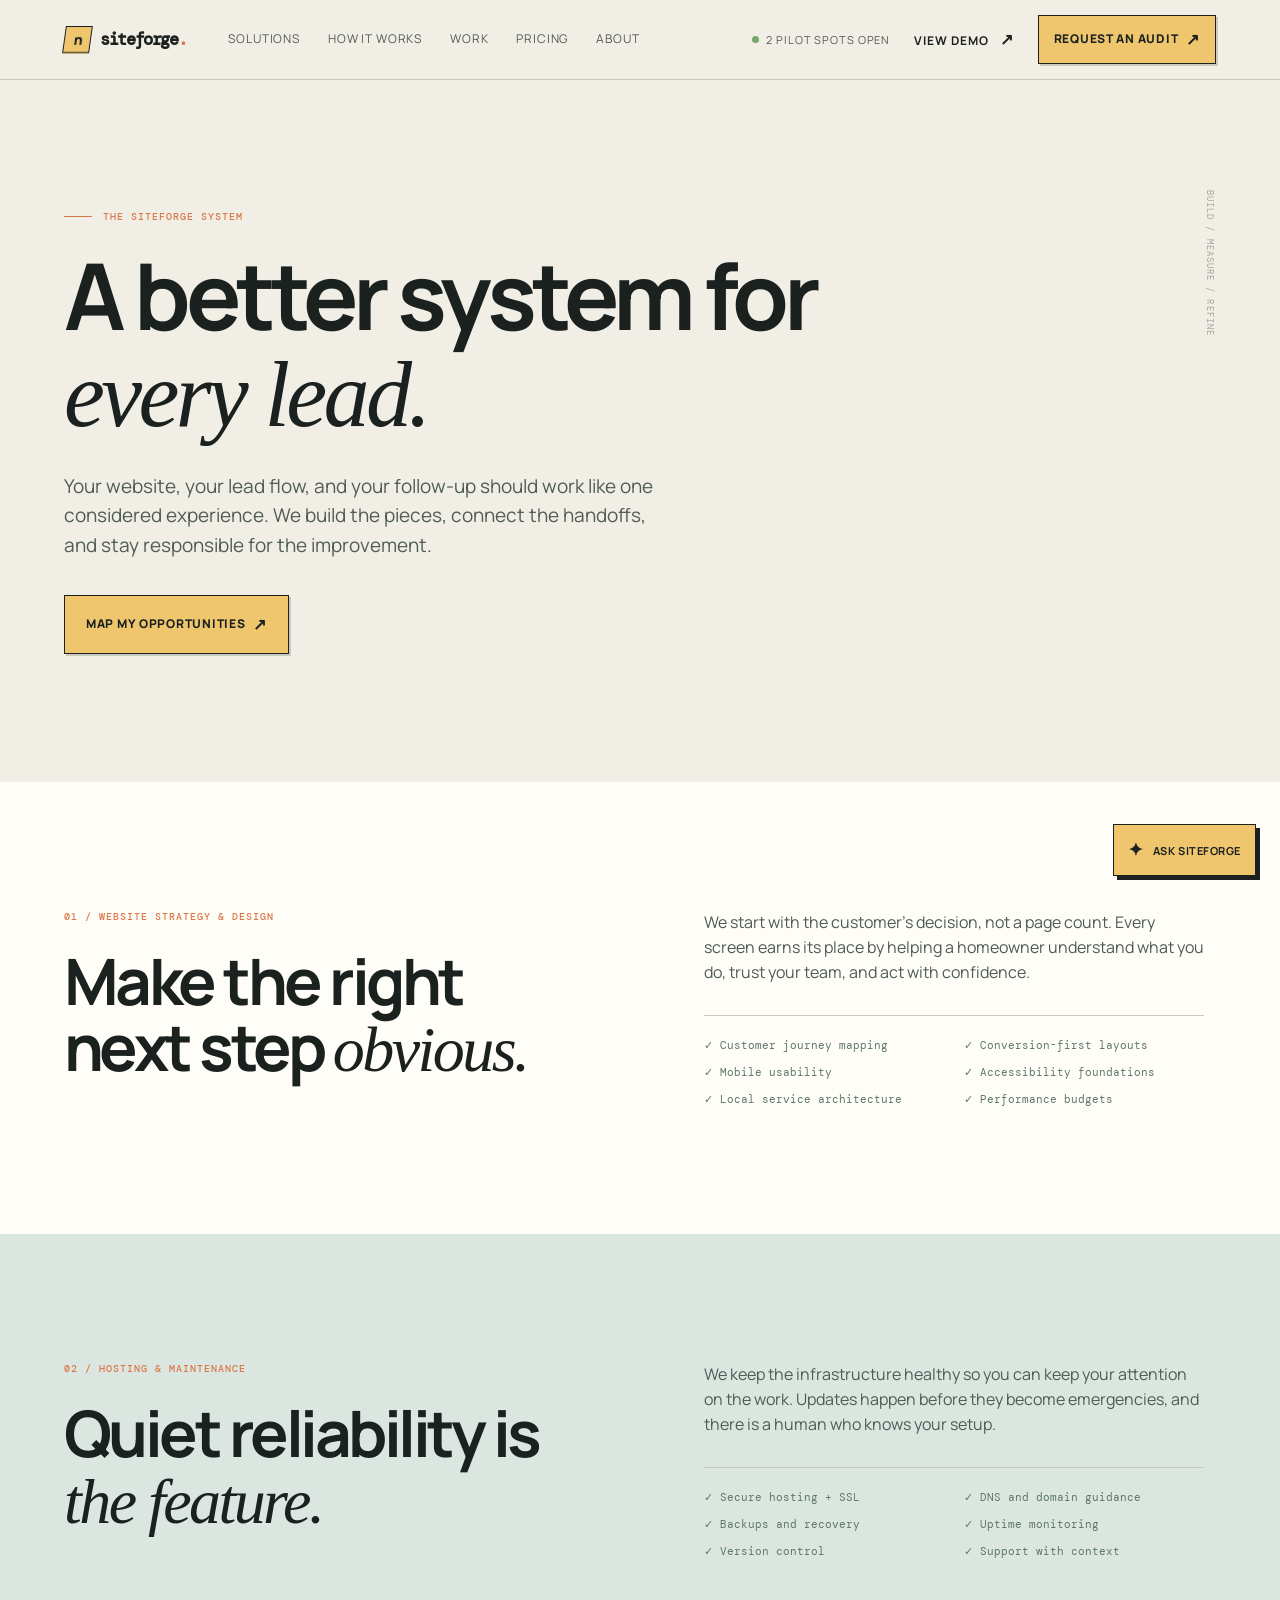
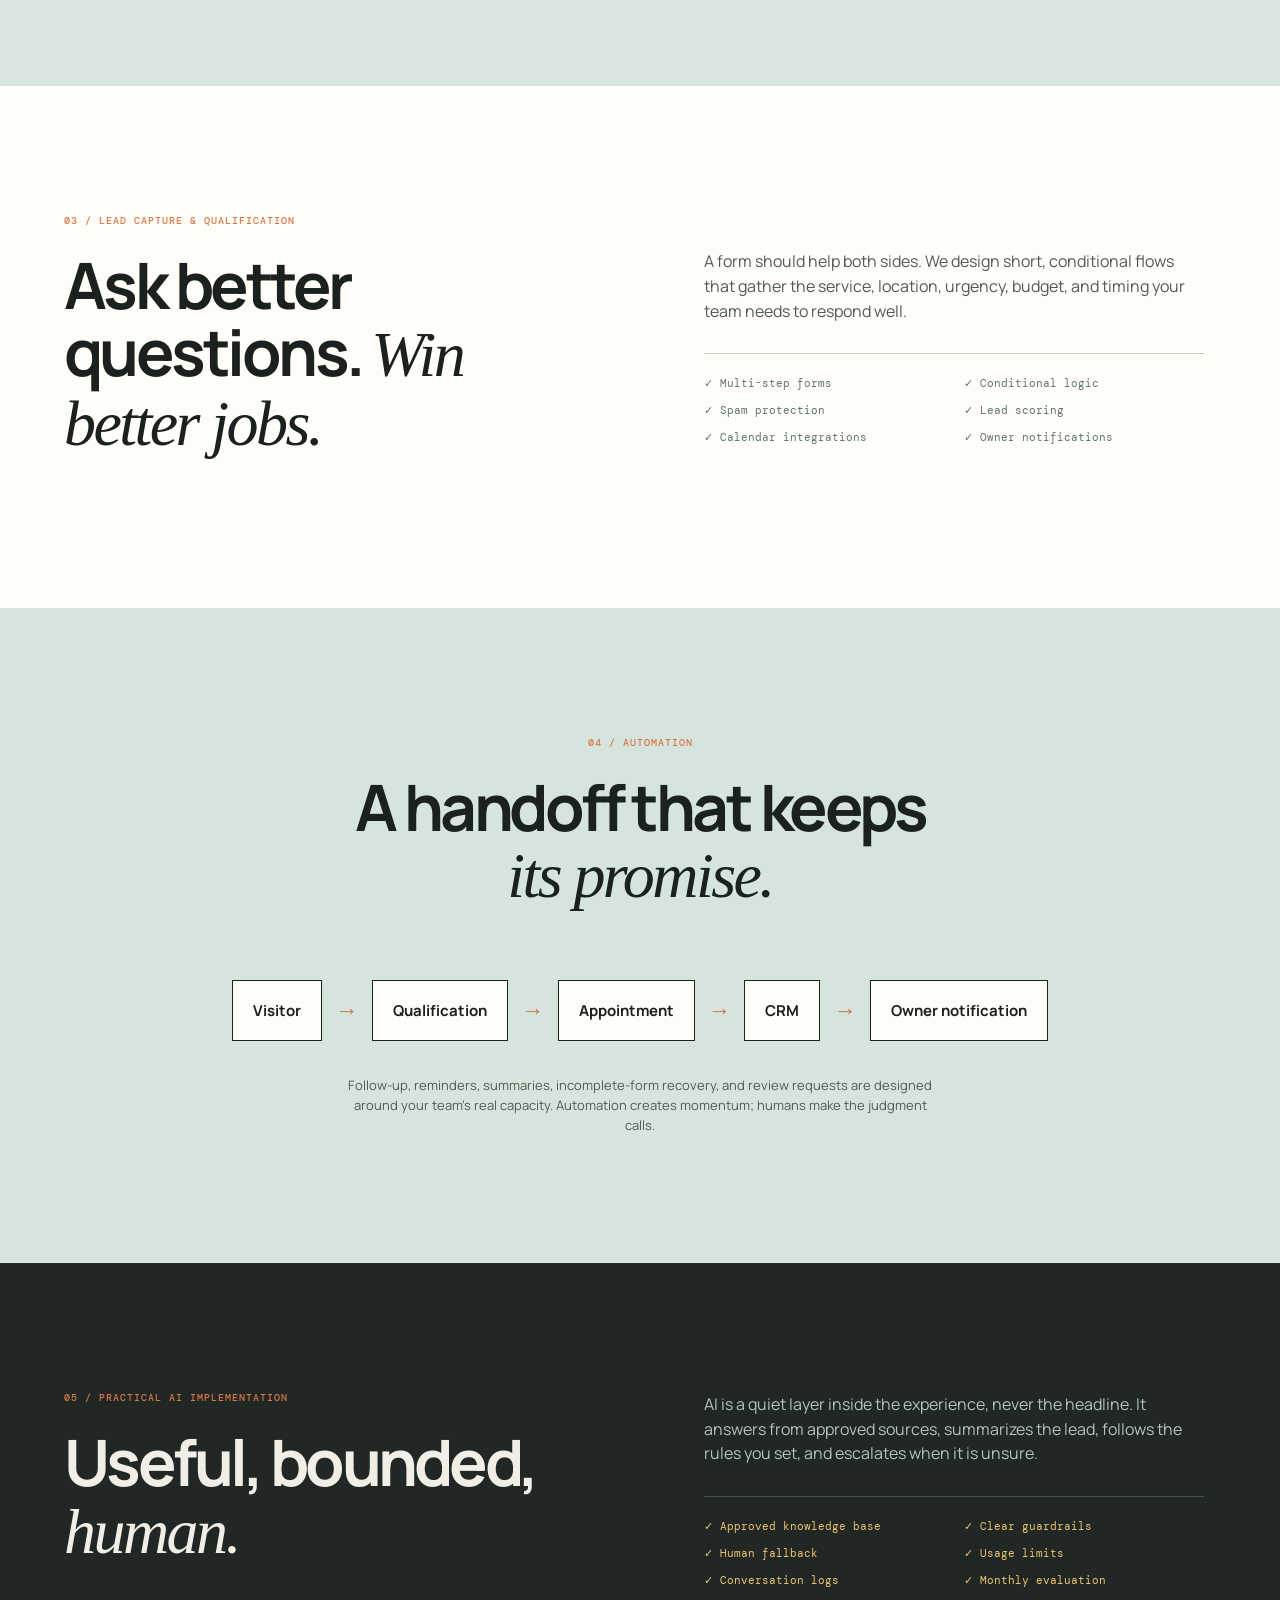
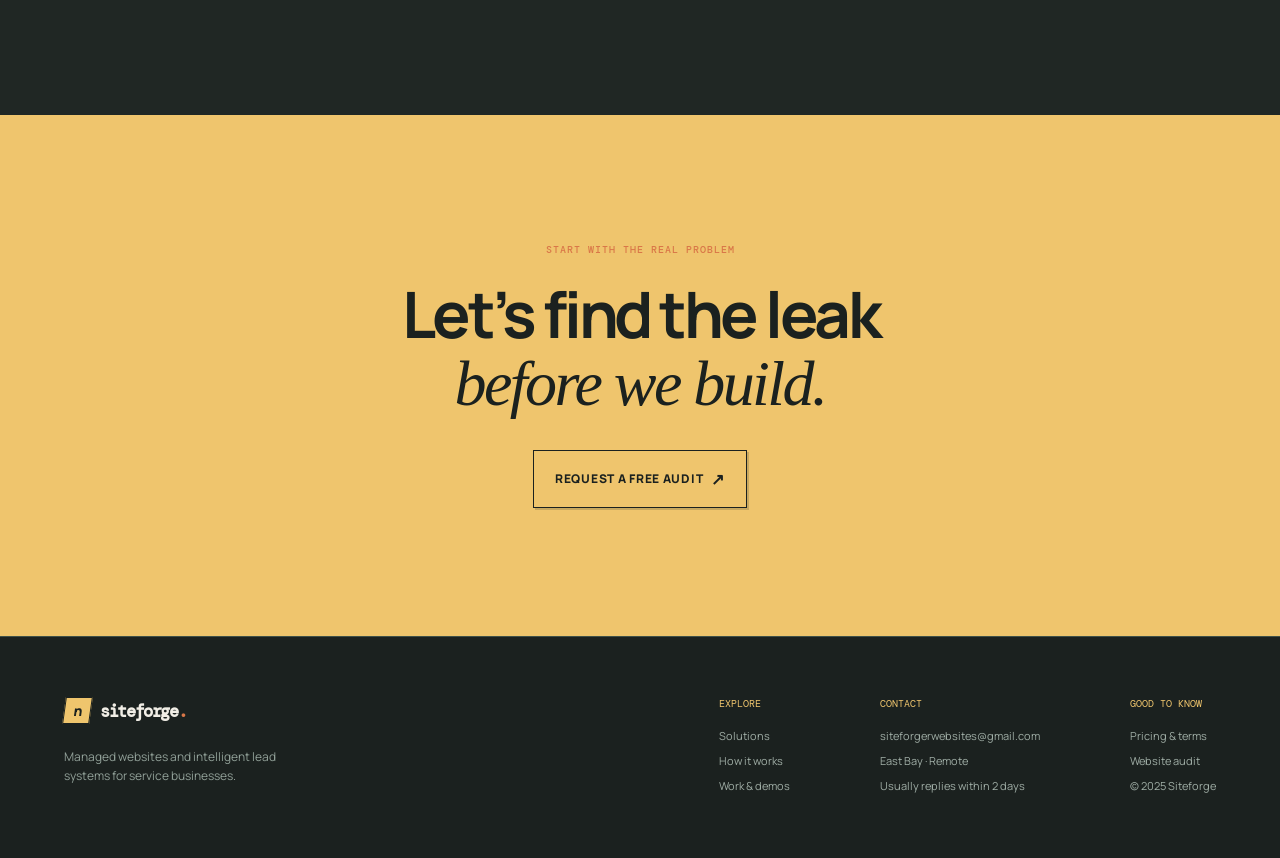
<file: solutions.html>
<!doctype html><html lang="en"><head><meta charset="UTF-8"><meta name="viewport" content="width=device-width, initial-scale=1.0"><meta name="description" content="Explore Siteforge solutions for website strategy, conversion design, lead capture, and practical AI for contractors and home-service businesses."><title>Solutions | Siteforge</title><link rel="preconnect" href="https://fonts.googleapis.com"><link rel="preconnect" href="https://fonts.gstatic.com" crossorigin><link href="https://fonts.googleapis.com/css2?family=DM+Mono:wght@400;500&family=Manrope:wght@400;500;600;700;800&display=swap" rel="stylesheet"><link rel="stylesheet" href="styles.css">
  <link rel="stylesheet" href="pages.css">
  <link rel="stylesheet" href="brand.css"></head><body><header class="site-header"><a class="brand" href="index.html"><span class="brand-mark">N</span><span>siteforge<span class="brand-dot">.</span></span></a><nav class="main-nav"><a href="solutions.html">Solutions</a><a href="process.html">How it works</a><a href="work.html">Work</a><a href="pricing.html">Pricing</a><a href="about.html">About</a></nav><div class="header-actions"><span class="availability"><i></i> 2 pilot spots open</span><a class="text-link" href="work.html">View demo <span>↗</span></a><a class="button button-small" href="audit.html">Request an audit <span>↗</span></a></div><button class="menu-toggle" aria-label="Open navigation" aria-expanded="false"><span></span><span></span></button></header><main><section class="page-hero section-pad"><p class="eyebrow reveal"><span class="eyebrow-line"></span> The Siteforge system</p><h1 class="reveal">A better system for <em>every lead.</em></h1><p class="page-lede reveal reveal-delay">Your website, your lead flow, and your follow-up should work like one considered experience. We build the pieces, connect the handoffs, and stay responsible for the improvement.</p><a class="button reveal reveal-delay" href="audit.html">Map my opportunities <span>↗</span></a></section><section class="detail-band section-pad"><div class="detail-heading"><p class="eyebrow">01 / Website strategy & design</p><h2>Make the right next step <em>obvious.</em></h2></div><div class="detail-copy"><p>We start with the customer’s decision, not a page count. Every screen earns its place by helping a homeowner understand what you do, trust your team, and act with confidence.</p><div class="check-grid"><span>✓ Customer journey mapping</span><span>✓ Conversion-first layouts</span><span>✓ Mobile usability</span><span>✓ Accessibility foundations</span><span>✓ Local service architecture</span><span>✓ Performance budgets</span></div></div></section><section class="detail-band detail-band-light section-pad"><div class="detail-heading"><p class="eyebrow">02 / Hosting & maintenance</p><h2>Quiet reliability is <em>the feature.</em></h2></div><div class="detail-copy"><p>We keep the infrastructure healthy so you can keep your attention on the work. Updates happen before they become emergencies, and there is a human who knows your setup.</p><div class="check-grid"><span>✓ Secure hosting + SSL</span><span>✓ DNS and domain guidance</span><span>✓ Backups and recovery</span><span>✓ Uptime monitoring</span><span>✓ Version control</span><span>✓ Support with context</span></div></div></section><section class="detail-band section-pad"><div class="detail-heading"><p class="eyebrow">03 / Lead capture & qualification</p><h2>Ask better questions. <em>Win better jobs.</em></h2></div><div class="detail-copy"><p>A form should help both sides. We design short, conditional flows that gather the service, location, urgency, budget, and timing your team needs to respond well.</p><div class="check-grid"><span>✓ Multi-step forms</span><span>✓ Conditional logic</span><span>✓ Spam protection</span><span>✓ Lead scoring</span><span>✓ Calendar integrations</span><span>✓ Owner notifications</span></div></div></section><section class="workflow section-pad"><div class="section-intro centered"><p class="eyebrow">04 / Automation</p><h2>A handoff that keeps<br><em>its promise.</em></h2></div><div class="workflow-line"><span>Visitor</span><i>→</i><span>Qualification</span><i>→</i><span>Appointment</span><i>→</i><span>CRM</span><i>→</i><span>Owner notification</span></div><p class="workflow-note">Follow-up, reminders, summaries, incomplete-form recovery, and review requests are designed around your team’s real capacity. Automation creates momentum; humans make the judgment calls.</p></section><section class="detail-band detail-band-dark section-pad"><div class="detail-heading"><p class="eyebrow">05 / Practical AI implementation</p><h2>Useful, bounded, <em>human.</em></h2></div><div class="detail-copy"><p>AI is a quiet layer inside the experience, never the headline. It answers from approved sources, summarizes the lead, follows the rules you set, and escalates when it is unsure.</p><div class="check-grid"><span>✓ Approved knowledge base</span><span>✓ Clear guardrails</span><span>✓ Human fallback</span><span>✓ Usage limits</span><span>✓ Conversation logs</span><span>✓ Monthly evaluation</span></div></div></section><section class="cta-band section-pad"><p class="eyebrow">Start with the real problem</p><h2>Let’s find the leak<br><em>before we build.</em></h2><a class="button" href="audit.html">Request a free audit <span>↗</span></a></section></main><footer class="site-footer"><div class="footer-brand"><a class="brand" href="index.html"><span class="brand-mark">N</span><span>siteforge<span class="brand-dot">.</span></span></a><p>Managed websites and intelligent lead systems for service businesses.</p></div><div class="footer-links"><div><small>Explore</small><a href="solutions.html">Solutions</a><a href="process.html">How it works</a><a href="work.html">Work & demos</a></div><div><small>Contact</small><a href="mailto:siteforgerwebsites@gmail.com">siteforgerwebsites@gmail.com</a><span>East Bay · Remote</span><span>Usually replies within 2 days</span></div><div><small>Good to know</small><a href="pricing.html">Pricing & terms</a><a href="audit.html">Website audit</a><span>© 2025 Siteforge</span></div></div></footer><script src="script.js"></script></body></html>
</file>
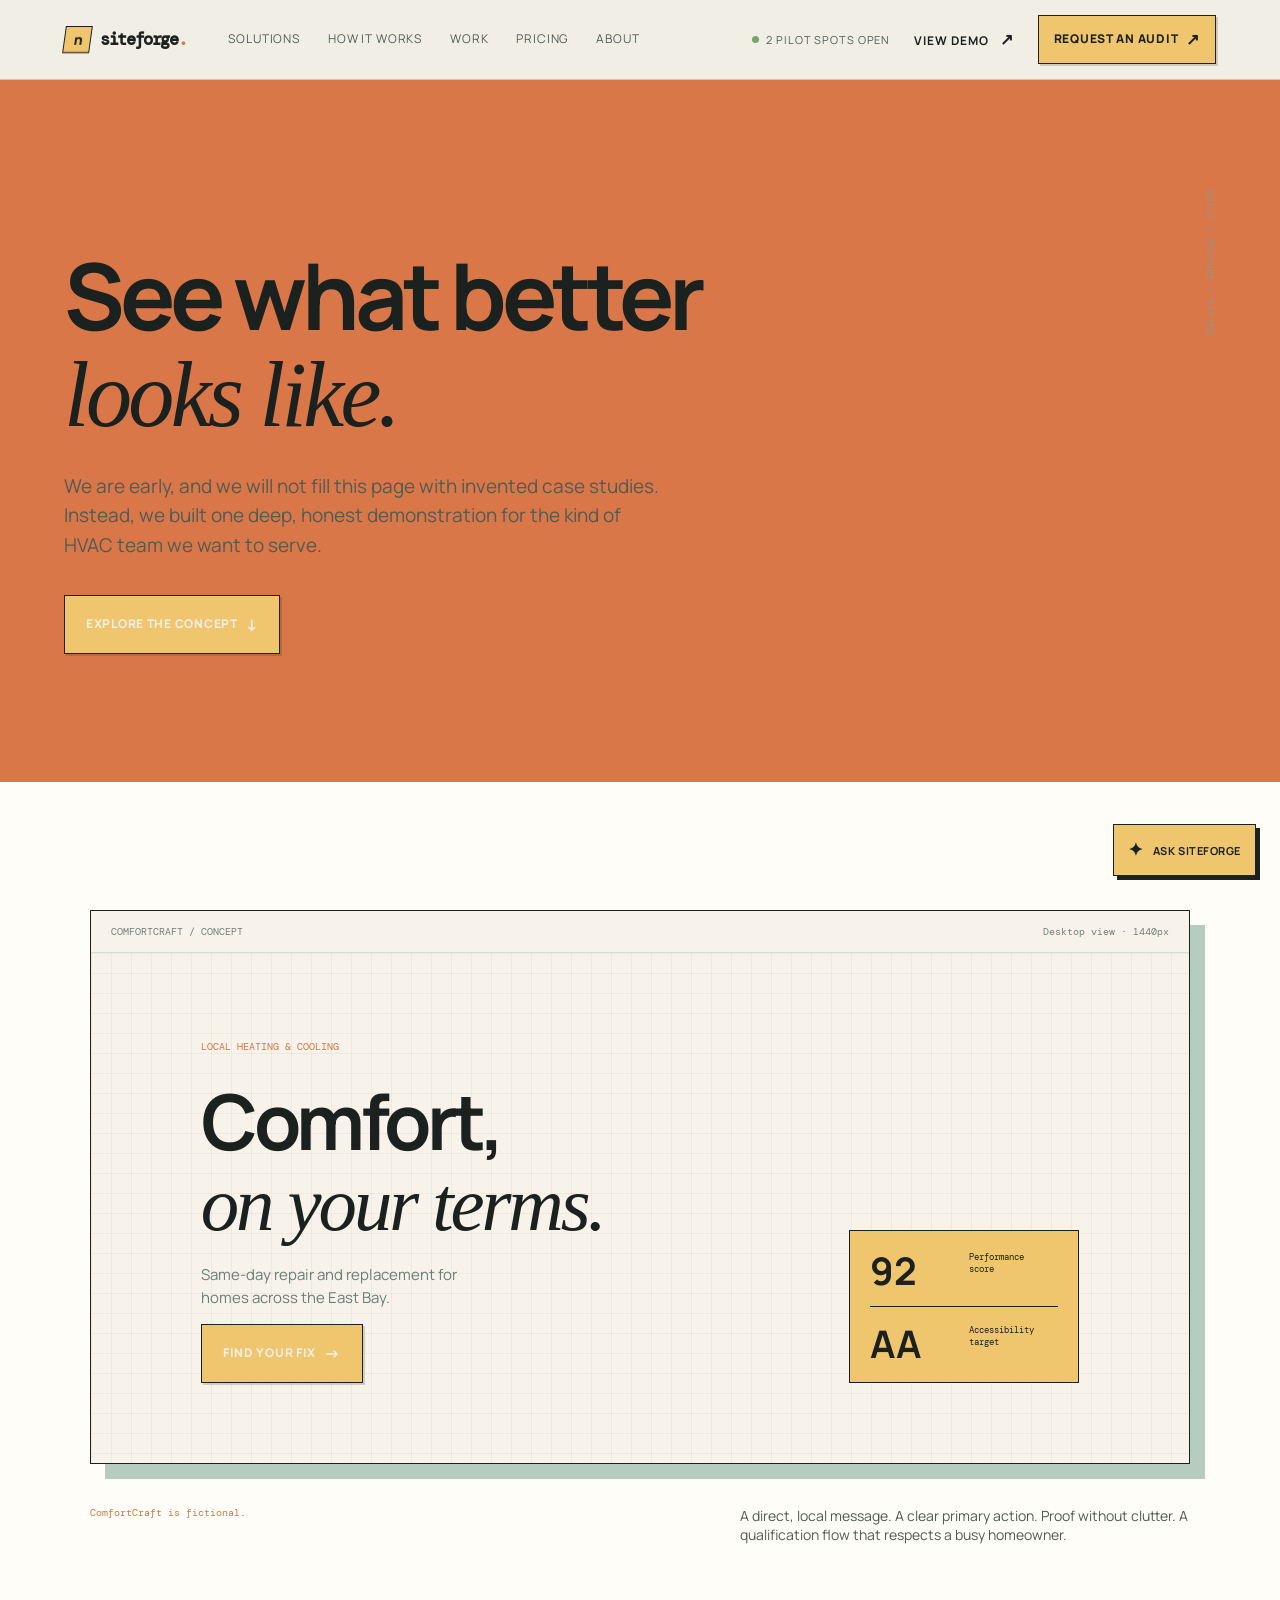
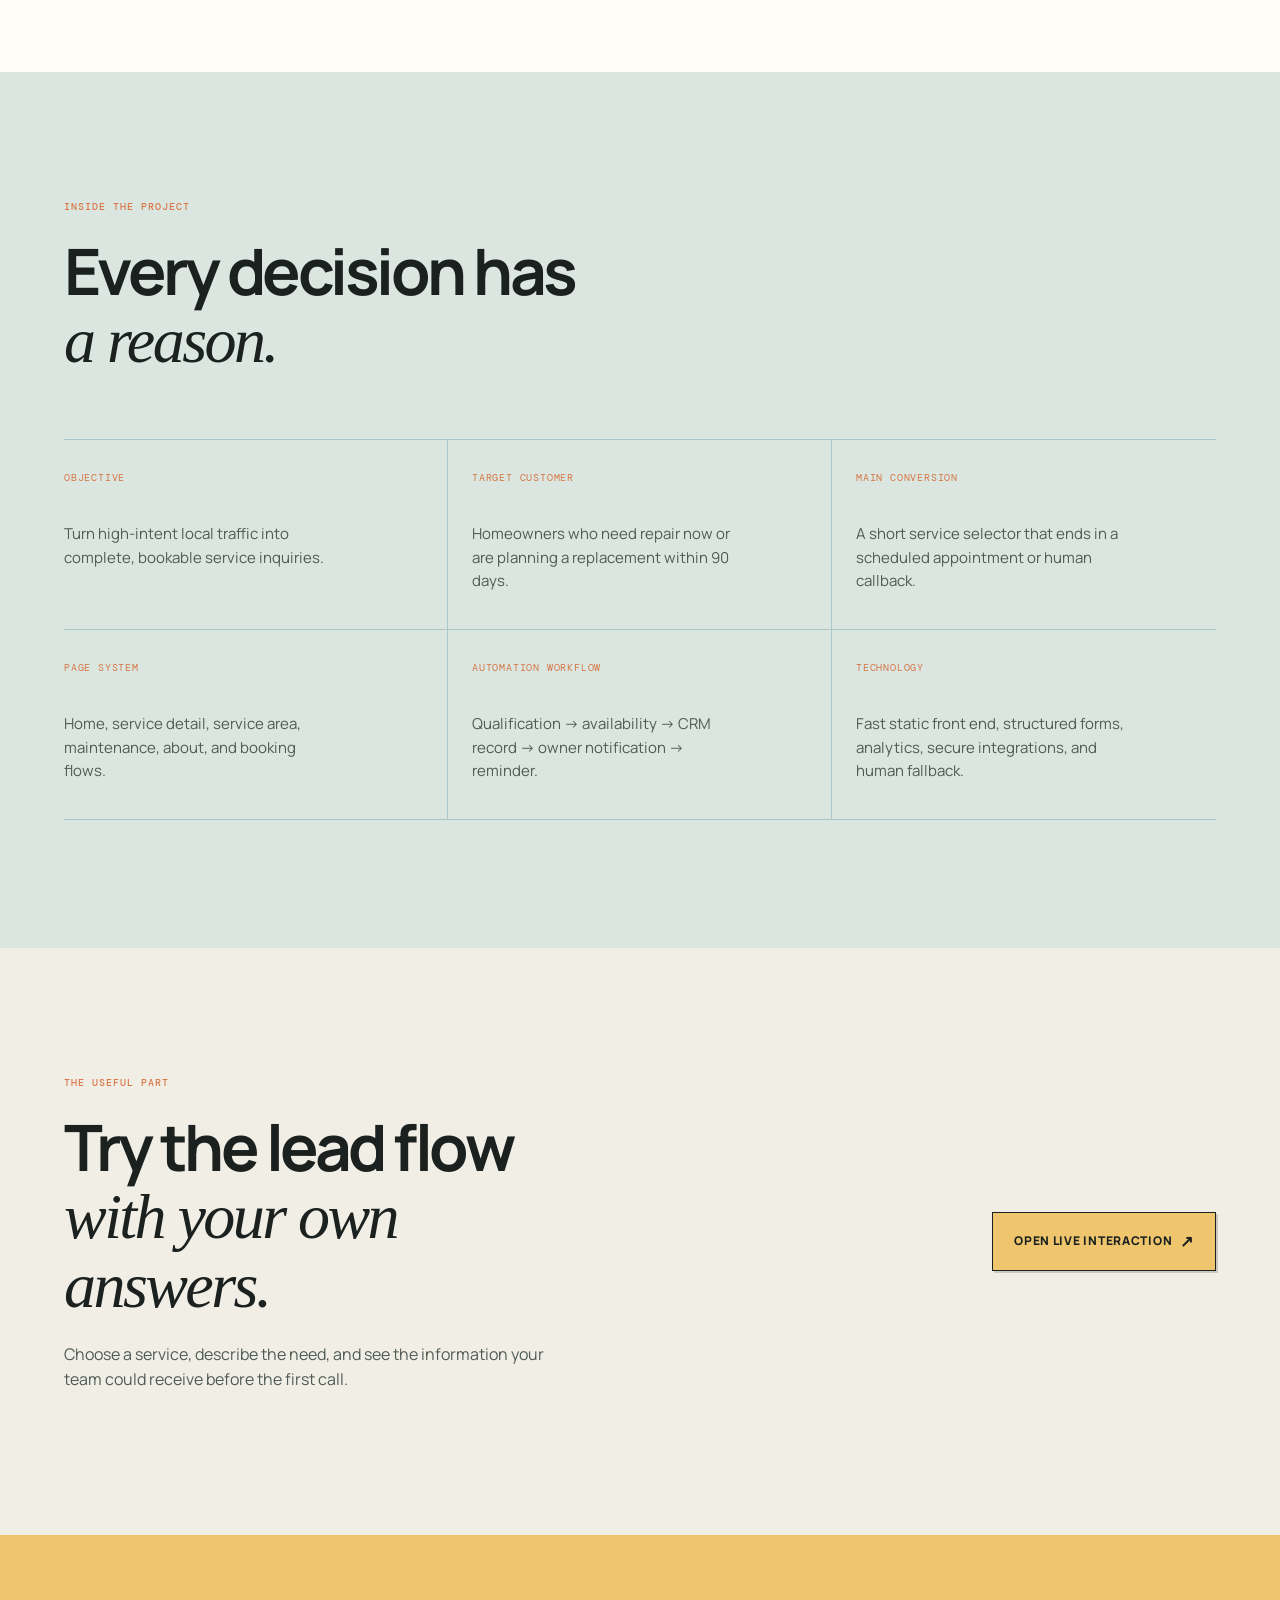
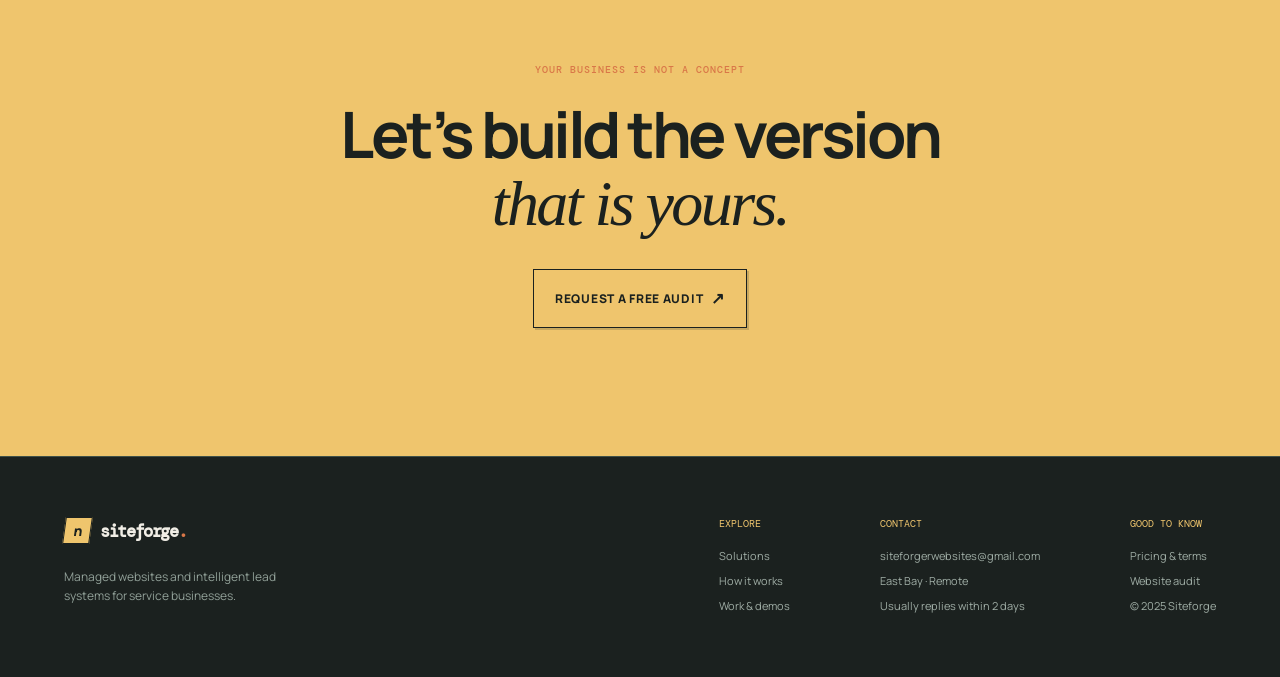
<file: work.html>
<!doctype html><html lang="en"><head><meta charset="UTF-8"><meta name="viewport" content="width=device-width, initial-scale=1.0"><meta name="description" content="Explore the Siteforge ComfortCraft HVAC concept project and interactive website demo designed for contractors and home-service businesses."><title>Work & demos | Siteforge</title><link rel="preconnect" href="https://fonts.googleapis.com"><link rel="preconnect" href="https://fonts.gstatic.com" crossorigin><link href="https://fonts.googleapis.com/css2?family=DM+Mono:wght@400;500&family=Manrope:wght@400;500;600;700;800&display=swap" rel="stylesheet"><link rel="stylesheet" href="styles.css">
  <link rel="stylesheet" href="pages.css">
  <link rel="stylesheet" href="brand.css"></head><body><header class="site-header"><a class="brand" href="index.html"><span class="brand-mark">N</span><span>siteforge<span class="brand-dot">.</span></span></a><nav class="main-nav"><a href="solutions.html">Solutions</a><a href="process.html">How it works</a><a href="work.html">Work</a><a href="pricing.html">Pricing</a><a href="about.html">About</a></nav><div class="header-actions"><span class="availability"><i></i> 2 pilot spots open</span><a class="text-link" href="work.html">View demo <span>↗</span></a><a class="button button-small" href="audit.html">Request an audit <span>↗</span></a></div><button class="menu-toggle" aria-label="Open navigation" aria-expanded="false"><span></span><span></span></button></header><main><section class="page-hero page-hero-orange section-pad"><p class="eyebrow reveal"><span class="eyebrow-line"></span> Work & demos · concept project</p><h1 class="reveal">See what better<br><em>looks like.</em></h1><p class="page-lede reveal reveal-delay">We are early, and we will not fill this page with invented case studies. Instead, we built one deep, honest demonstration for the kind of HVAC team we want to serve.</p><a class="button button-dark reveal reveal-delay" href="#concept">Explore the concept <span>↓</span></a></section><section class="concept section-pad" id="concept"><div class="concept-screen"><div class="concept-bar"><span>COMFORTCRAFT / CONCEPT</span><span>Desktop view · 1440px</span></div><div class="concept-inner"><div><small>LOCAL HEATING & COOLING</small><h2>Comfort,<br><em>on your terms.</em></h2><p>Same-day repair and replacement for homes across the East Bay.</p><button class="button button-dark">Find your fix <span>→</span></button></div><div class="concept-stat"><strong>92</strong><span>Performance<br>score</span><hr><strong>AA</strong><span>Accessibility<br>target</span></div></div></div><div class="concept-caption"><span>ComfortCraft is fictional.</span><p>A direct, local message. A clear primary action. Proof without clutter. A qualification flow that respects a busy homeowner.</p></div></section><section class="project-facts section-pad"><div class="section-intro"><p class="eyebrow">Inside the project</p><h2>Every decision has<br><em>a reason.</em></h2></div><div class="facts-grid"><article><span>Objective</span><p>Turn high-intent local traffic into complete, bookable service inquiries.</p></article><article><span>Target customer</span><p>Homeowners who need repair now or are planning a replacement within 90 days.</p></article><article><span>Main conversion</span><p>A short service selector that ends in a scheduled appointment or human callback.</p></article><article><span>Page system</span><p>Home, service detail, service area, maintenance, about, and booking flows.</p></article><article><span>Automation workflow</span><p>Qualification → availability → CRM record → owner notification → reminder.</p></article><article><span>Technology</span><p>Fast static front end, structured forms, analytics, secure integrations, and human fallback.</p></article></div></section><section class="demo-callout section-pad"><div><p class="eyebrow">The useful part</p><h2>Try the lead flow<br><em>with your own answers.</em></h2><p>Choose a service, describe the need, and see the information your team could receive before the first call.</p></div><a class="button" href="index.html#demo">Open live interaction <span>↗</span></a></section><section class="cta-band section-pad"><p class="eyebrow">Your business is not a concept</p><h2>Let’s build the version<br><em>that is yours.</em></h2><a class="button" href="audit.html">Request a free audit <span>↗</span></a></section></main><footer class="site-footer"><div class="footer-brand"><a class="brand" href="index.html"><span class="brand-mark">N</span><span>siteforge<span class="brand-dot">.</span></span></a><p>Managed websites and intelligent lead systems for service businesses.</p></div><div class="footer-links"><div><small>Explore</small><a href="solutions.html">Solutions</a><a href="process.html">How it works</a><a href="work.html">Work & demos</a></div><div><small>Contact</small><a href="mailto:siteforgerwebsites@gmail.com">siteforgerwebsites@gmail.com</a><span>East Bay · Remote</span><span>Usually replies within 2 days</span></div><div><small>Good to know</small><a href="pricing.html">Pricing & terms</a><a href="audit.html">Website audit</a><span>© 2025 Siteforge</span></div></div></footer><script src="script.js"></script></body></html>
</file>
<file: styles.css>
:root{--ink:#172420;--ink-soft:#40514a;--paper:#f4f5ef;--white:#fffefa;--mist:#e1e9e3;--line:#ccd6cf;--lime:#d5ee71;--blue:#cfe3ed;--orange:#e1a16b;--mono:'DM Mono',monospace;--sans:'Manrope',sans-serif}*{box-sizing:border-box}html{scroll-behavior:smooth}body{margin:0;background:var(--paper);color:var(--ink);font-family:var(--sans);font-size:15px;line-height:1.55;max-width:100%;overflow-x:hidden}a{color:inherit;text-decoration:none}button,input,select{font:inherit}button{cursor:pointer}em{font-family:Georgia,serif;font-weight:400;letter-spacing:-.04em}h1,h2,h3,p{margin-top:0}h1,h2,h3{line-height:1.04;letter-spacing:-.055em}h1{font-size:clamp(3.8rem,7.2vw,7.6rem);max-width:850px;margin-bottom:28px}h2{font-size:clamp(2.7rem,5vw,5rem);margin-bottom:22px}h3{font-size:1.55rem}.section-pad{padding:128px max(5vw,32px)}.site-header{height:80px;padding:0 max(5vw,32px);display:flex;align-items:center;gap:42px;border-bottom:1px solid var(--line);background:rgba(244,245,239,.92);position:sticky;top:0;z-index:10;backdrop-filter:blur(14px)}.brand{display:flex;align-items:center;gap:9px;font-size:19px;font-weight:800;letter-spacing:-.06em}.brand-mark{background:var(--ink);color:var(--lime);display:grid;place-items:center;width:27px;height:27px;font-size:14px;letter-spacing:-.1em}.brand-dot{color:#d37b48}.main-nav{display:flex;gap:28px;font-size:12px;color:var(--ink-soft);text-transform:uppercase;letter-spacing:.07em}.main-nav a:hover,.text-link:hover{color:#d47643}.header-actions{margin-left:auto;display:flex;align-items:center;gap:24px;font-size:11px;text-transform:uppercase;letter-spacing:.08em}.availability{display:flex;align-items:center;gap:7px;color:var(--ink-soft)}.availability i{width:7px;height:7px;background:#78a668;border-radius:50%;display:block}.text-link{font-size:12px;text-transform:uppercase;letter-spacing:.08em;font-weight:700}.text-link span,.button span{padding-left:8px;font-size:16px}.button{display:inline-flex;align-items:center;justify-content:center;background:var(--lime);border:1px solid var(--ink);padding:16px 21px;font-size:12px;font-weight:800;text-transform:uppercase;letter-spacing:.06em;transition:transform .2s,box-shadow .2s}.button:hover{transform:translate(-3px,-3px);box-shadow:4px 4px 0 var(--ink)}.button-small{padding:11px 15px}.button-dark{background:var(--ink);color:var(--paper);border-color:var(--ink)}.button-light{background:var(--lime)}.menu-toggle{display:none;background:none;border:0}.hero{display:grid;grid-template-columns:1fr 1fr;gap:5vw;min-height:calc(100vh - 80px);align-items:center;padding-top:90px;padding-bottom:90px}.eyebrow{font:500 10px var(--mono);letter-spacing:.1em;text-transform:uppercase;color:#d47643;display:flex;align-items:center;gap:11px;margin-bottom:25px}.eyebrow-line{width:28px;height:1px;background:#d47643;display:inline-block}.hero-text{font-size:18px;line-height:1.6;max-width:490px;color:var(--ink-soft);margin-bottom:33px}.hero-actions{display:flex;align-items:center;gap:27px;flex-wrap:wrap}.text-link-large{font-size:12px}.reassurance{font-size:11px;color:#738079;margin-top:21px}.hero-visual{position:relative;padding:40px 0 40px 2vw}.browser-window{background:#dfe8e2;border:1px solid var(--ink);box-shadow:16px 16px 0 #b7c8bf;transform:rotate(2deg)}.browser-bar{height:35px;padding:0 13px;display:flex;align-items:center;gap:12px;border-bottom:1px solid #bdcbc1;font:10px var(--mono);color:#718078}.browser-dots{display:flex;gap:4px}.browser-dots i{width:6px;height:6px;border-radius:50%;background:#adbbb1}.browser-address{background:#f5f7f2;border:1px solid #cbd6ce;padding:3px 20px;flex:1;text-align:center}.lock{font-size:15px}.mock-site{background:var(--white);margin:18px;min-height:340px;color:#24332d}.mock-nav{padding:16px 17px;display:flex;gap:15px;align-items:center;border-bottom:1px solid #e2e7df;font-size:8px;color:#89978c}.mock-nav strong{font-size:11px;color:#24332d;margin-right:auto}.mock-nav strong span{color:#e09b65}.mock-nav b{background:#d3e6dc;padding:8px;color:#24332d;font-size:8px}.mock-hero{background:#dcebe6;min-height:260px;padding:33px 27px;display:flex;overflow:hidden}.mock-hero small{font:7px var(--mono);text-transform:uppercase;letter-spacing:.1em;color:#668173}.mock-hero h2{font-size:38px;line-height:.9;margin:17px 0 14px}.mock-hero h2 i{color:#d07d4b}.mock-hero p{font-size:10px;max-width:160px;color:#5f7167}.mock-hero button{border:1px solid #24332d;background:#24332d;color:white;padding:10px 12px;font-size:8px}.mock-hero button span{color:var(--lime);padding-left:9px}.mock-house{position:relative;flex:1;margin-left:20px;margin-top:45px}.house-roof{width:170px;height:105px;background:#d59a70;transform:rotate(45deg);position:absolute;top:0;left:15px;border:7px solid #f3dfc9}.house-body{position:absolute;background:#f9ebd7;width:140px;height:100px;top:60px;left:29px;border:4px solid #f2d8ba}.window{position:absolute;background:#b5d6d0;width:28px;height:26px;top:20px;left:18px;border:3px solid #fff}.window+ .window{left:88px}.door{position:absolute;background:#738b7b;width:26px;height:45px;bottom:0;left:57px}.unit{position:absolute;bottom:-24px;right:0;background:#a8c3b5;width:52px;height:25px;border:2px solid #5d7668;display:flex;flex-direction:column;gap:3px;padding:5px}.unit span{height:2px;background:#5d7668}.mock-footer{display:flex;justify-content:space-between;padding:14px 17px;font-size:7px;color:#819087}.lead-toast{position:absolute;bottom:16px;left:-18px;background:var(--white);border:1px solid var(--ink);display:flex;align-items:center;gap:11px;padding:12px 14px;box-shadow:8px 8px 0 var(--ink);font-size:10px}.toast-icon{background:var(--lime);width:28px;height:28px;display:grid;place-items:center;font-weight:bold}.lead-toast div:nth-child(2){display:grid;gap:2px}.lead-toast small{font:8px var(--mono);color:#77847d}.lead-toast strong{font-size:11px}.lead-toast span{color:#718078}.lead-toast>b{font:8px var(--mono);align-self:flex-start;color:#9aa59d}.visual-note{position:absolute;right:-1vw;bottom:2px;font:10px var(--mono);color:#7d8983;transform:rotate(-4deg)}.signal-strip{background:var(--ink);color:var(--paper);display:grid;grid-template-columns:repeat(3,1fr) 1.2fr;padding:38px max(5vw,32px);gap:30px}.signal-strip>div{display:flex;gap:18px;border-right:1px solid #42534b}.signal-strip>div:nth-child(3){border:0}.signal-number{font:10px var(--mono);color:var(--lime)}.signal-strip p{font-size:13px;line-height:1.3;margin:0}.signal-aside{border:0!important;justify-content:flex-end;text-align:right;color:#b0beb7;font-size:12px;line-height:1.5}.signal-aside span{color:var(--lime);font-size:18px}.section-intro{max-width:600px}.section-intro>p:last-child{font-size:17px;color:var(--ink-soft);max-width:440px}.problem{background:var(--white)}.problem-grid{display:grid;grid-template-columns:repeat(4,1fr);margin-top:64px;border-top:1px solid var(--line);border-bottom:1px solid var(--line)}.problem-grid article{min-height:300px;padding:23px 22px 20px 0;border-right:1px solid var(--line);position:relative}.problem-grid article:not(:first-child){padding-left:22px}.problem-grid article:last-child{border:0}.card-index,.stage-number,.service-num{font:10px var(--mono);color:#d47643}.problem-grid h3{font-size:20px;margin-top:62px;max-width:170px}.problem-grid p{font-size:13px;color:#75827b;max-width:195px}.card-arrow{position:absolute;bottom:17px;right:20px;color:#d47643}.solution{background:var(--blue)}.solution-top,.demo-head,.pricing-top{display:flex;justify-content:space-between;gap:70px}.solution-lede,.demo-explainer,.pricing-note{max-width:335px;align-self:flex-end;color:var(--ink-soft);font-size:16px}.stage-grid{display:grid;grid-template-columns:repeat(4,1fr);margin-top:75px;gap:2px}.stage-grid article{background:rgba(255,254,250,.38);min-height:250px;padding:22px;position:relative}.stage-grid article:nth-child(2){background:rgba(255,254,250,.63)}.stage-grid article:nth-child(3){background:rgba(255,254,250,.45)}.stage-grid article:nth-child(4){background:rgba(255,254,250,.76)}.stage-icon{font-size:33px;margin:49px 0 15px;color:#d47643}.stage-grid h3{font-size:24px;margin-bottom:10px}.stage-grid p{font-size:13px;color:#62756c;max-width:210px}.demo-section{background:#d5e5dd}.demo-shell{display:grid;grid-template-columns:275px 1fr;max-width:1040px;margin:64px auto 0;background:var(--white);border:1px solid var(--ink);min-height:465px;box-shadow:12px 12px 0 #9ab5a9;position:relative;overflow:hidden}.demo-sidebar{background:var(--ink);color:var(--paper);padding:30px 25px;display:flex;flex-direction:column}.demo-brand{display:flex;align-items:center;gap:10px;font-size:13px}.mini-mark{display:grid;place-items:center;background:var(--lime);color:var(--ink);font-size:9px;width:25px;height:25px;font-weight:800}.demo-sidebar>p{font-size:23px;line-height:1.1;margin:54px 0 18px;letter-spacing:-.05em}.demo-progress{display:flex;gap:4px;margin-bottom:32px}.demo-progress span{height:3px;flex:1;background:#50615a}.demo-progress .active{background:var(--lime)}.demo-service-list{display:grid;gap:5px}.service-choice{background:none;border:0;border-bottom:1px solid #405049;color:#b8c5be;text-align:left;padding:11px 0;font-size:11px;display:flex;justify-content:space-between}.service-choice.active{color:var(--lime)}.demo-sidebar small{font:8px var(--mono);color:#73837a;margin-top:auto}.demo-main{padding:51px 57px}.demo-main-top{font:10px var(--mono);color:#839188;display:flex;justify-content:space-between;text-transform:uppercase}.demo-badge{color:#5e9367}.demo-main h3{font-size:34px;margin:56px 0 8px}.demo-main>p{color:#7b8982;font-size:13px}.demo-options{display:grid;gap:8px;max-width:500px;margin-top:28px}.demo-option{display:flex;align-items:center;gap:12px;border:1px solid #d2ddd5;background:var(--paper);padding:15px;text-align:left;color:var(--ink);font-size:13px}.demo-option span{font-size:21px;color:#d47643}.demo-option b{margin-left:auto;color:#96a49c;font-size:15px}.demo-option.selected{border-color:var(--ink);background:#edf4ee}.demo-option.selected b{color:#d47643}.demo-footer{display:flex;justify-content:space-between;align-items:center;margin-top:40px;color:#8b9790;font:10px var(--mono)}.demo-footer .button{font-family:var(--sans);font-size:10px;padding:12px 15px}.demo-result{display:none;position:absolute;right:30px;bottom:24px;background:var(--lime);border:1px solid var(--ink);padding:21px;width:275px;box-shadow:7px 7px 0 var(--ink)}.demo-result.show{display:block}.result-kicker{font:9px var(--mono);color:#677b4f}.demo-result strong{display:block;font-size:19px;line-height:1.05;margin:23px 0 12px;letter-spacing:-.05em}.result-service{font-size:11px}.result-fields{border-top:1px solid #b1c95e;margin-top:16px;padding-top:12px;display:grid;gap:7px;font-size:10px}.result-fields span{display:flex;justify-content:space-between}.result-fields b{font-weight:700}.result-reset{background:none;border:0;font-size:10px;margin-top:20px;padding:0;border-bottom:1px solid var(--ink)}.services{background:var(--white)}.centered{text-align:center;margin:auto}.centered .eyebrow{justify-content:center}.service-grid{display:grid;grid-template-columns:repeat(3,1fr);margin-top:67px;border-top:1px solid var(--line);border-bottom:1px solid var(--line)}.service-grid article{min-height:380px;padding:25px 29px;position:relative;border-right:1px solid var(--line)}.service-grid article:last-child{border:0}.service-grid .service-featured{background:var(--ink);color:var(--paper)}.service-featured .service-num{color:var(--lime)}.service-grid h3{font-size:31px;margin:70px 0 22px}.service-grid p{font-size:13px;color:#7f8d86;max-width:260px}.service-featured p{color:#aebdb4}.service-grid a{position:absolute;bottom:27px;font:11px var(--mono);text-transform:uppercase}.service-grid a span{color:#d47643;margin-left:9px}.service-doodle{position:absolute;right:27px;top:23px;font-size:49px;color:var(--lime);transform:rotate(10deg)}.model{display:grid;grid-template-columns:.8fr 1.2fr;gap:10vw;background:var(--orange)}.model-copy p:not(.eyebrow){max-width:370px;color:#5a4432}.model-copy .text-link{display:inline-block;margin-top:25px}.model-compare{align-self:center}.compare-row{display:grid;grid-template-columns:1.1fr 1fr 1fr;border-bottom:1px solid rgba(23,36,32,.3);padding:15px 0;gap:15px;font-size:12px}.compare-row span{color:#6d4f38}.compare-row b{font-weight:500;color:#765b44}.compare-row strong{font-weight:800}.compare-heading{padding-top:0;border-bottom:1px solid var(--ink);font:10px var(--mono);text-transform:uppercase}.compare-heading b{color:var(--ink)}.highlight-label{color:#4e7335!important}.model-compare>small{display:block;color:#795c45;font-size:11px;line-height:1.5;margin-top:24px}.process{background:var(--paper)}.process-list{display:grid;grid-template-columns:repeat(4,1fr);margin-top:70px;border-top:1px solid var(--line)}.process-list>div{padding:25px 24px 0 0;border-right:1px solid var(--line);min-height:220px;position:relative}.process-list>div:not(:first-child){padding-left:24px}.process-list>div:last-child{border:0}.process-list span{font:10px var(--mono);color:#d47643}.process-list h3{font-size:25px;margin:45px 0 12px}.process-list p{font-size:13px;color:#77847d;max-width:210px}.process-list b{position:absolute;bottom:0;font:10px var(--mono);font-weight:400;color:#a0aaa4;text-transform:uppercase}.work{display:grid;grid-template-columns:1.15fr .85fr;gap:9vw;background:var(--blue);align-items:center}.work-visual{position:relative}.work-label{font:10px var(--mono);letter-spacing:.1em;margin-bottom:13px;color:#658076}.work-screen{background:#f7f2ea;min-height:390px;border:1px solid var(--ink);position:relative;padding:20px 24px;box-shadow:12px 12px 0 #a9c4c0;overflow:hidden}.work-top{display:flex;justify-content:space-between;font-size:10px;border-bottom:1px solid #e0ded5;padding-bottom:17px}.work-top span{font:9px var(--mono)}.work-top i{display:inline-block;width:6px;height:6px;background:#76a663;border-radius:50%;margin-left:5px}.work-body{padding:62px 15px}.work-body small{font:9px var(--mono);color:#d47643}.work-body h2{font-size:50px;margin:21px 0 16px}.work-body p{color:#6c7c73;font-size:12px;max-width:205px}.work-body button{border:0;background:var(--ink);color:white;padding:12px 16px;font-size:10px}.work-side-stat{position:absolute;right:24px;bottom:35px;background:var(--lime);padding:14px;display:grid;gap:3px}.work-side-stat strong{font-size:40px;line-height:1}.work-side-stat span{font:9px var(--mono)}.work-copy>p:not(.eyebrow){color:var(--ink-soft);max-width:375px}.proof-list{display:grid;gap:10px;margin:27px 0 35px;font-size:12px}.proof-list span{color:#587169}.pricing{background:var(--white)}.pricing-grid{display:grid;grid-template-columns:repeat(3,1fr);margin-top:67px;border-top:1px solid var(--line);border-bottom:1px solid var(--line)}.pricing-grid article{padding:28px 26px;min-height:405px;border-right:1px solid var(--line);position:relative}.pricing-grid article:last-child{border:0}.pricing-grid article>span{font:10px var(--mono);color:#d47643;letter-spacing:.1em}.pricing-grid h3{font-size:26px;margin:35px 0 17px}.price{font-size:29px;font-weight:800;letter-spacing:-.06em;margin-bottom:3px}.price small{font-size:12px;font-weight:500;letter-spacing:0}.onboard{font-size:11px;color:#849089}.pricing-grid ul{list-style:none;padding:18px 0 0;margin:18px 0;border-top:1px solid var(--line);display:grid;gap:8px;font-size:12px;color:#627069}.pricing-grid li:before{content:'+';color:#d47643;margin-right:8px}.pricing-grid article>a{position:absolute;bottom:28px;font:11px var(--mono);text-transform:uppercase}.pricing-grid article>a span{color:#d47643;margin-left:8px}.price-featured{background:var(--ink);color:var(--paper)}.price-featured .onboard,.price-featured li{color:#acbdb3}.price-featured .popular{position:absolute;top:-1px;right:26px;background:var(--lime);color:var(--ink);font:9px var(--mono);padding:7px 9px}.faq{background:var(--paper);display:grid;grid-template-columns:.8fr 1.2fr;gap:10vw}.faq-list{border-top:1px solid var(--line)}details{border-bottom:1px solid var(--line);padding:21px 0}summary{list-style:none;cursor:pointer;font-size:17px;font-weight:700;display:flex;justify-content:space-between}summary::-webkit-details-marker{display:none}summary:after{content:'+';font:21px var(--mono);color:#d47643}details[open] summary:after{content:'−'}details p{max-width:600px;color:#75827b;font-size:13px;margin:16px 30px 2px 0}.audit{background:var(--ink);color:var(--paper)}.audit-card{max-width:1100px;width:100%;margin:auto;display:grid;grid-template-columns:1fr 1fr;gap:10vw;position:relative;min-width:0}.audit-copy h2{font-size:clamp(2.7rem,4.5vw,4.8rem)}.audit-copy>p:not(.eyebrow){color:#b0beb6;max-width:400px}.audit-trust{display:grid;gap:10px;margin-top:36px;font:10px var(--mono);color:var(--lime)}.audit-form{display:grid;gap:16px;align-content:start;min-width:0;max-width:100%}.audit-form label{font:10px var(--mono);text-transform:uppercase;color:#aebdb4}.audit-form input,.audit-form select{width:100%;display:block;background:transparent;border:0;border-bottom:1px solid #52635a;padding:10px 0 12px;color:var(--paper);outline:0;border-radius:0}.audit-form input::placeholder{color:#738078}.audit-form input:focus,.audit-form select:focus{border-color:var(--lime)}.audit-form select option{color:var(--ink)}.audit-form .button{margin-top:17px;justify-self:start}.form-note{font-size:10px;color:#76857c;margin:0}.form-success{display:none;align-content:center;max-width:100%;width:100%}.form-success:not([hidden]){display:block}.form-success>span{font-size:45px;color:var(--lime)}.form-success h3{font-size:31px;margin:22px 0 10px}.form-success p{color:#b0beb6}.reset-form{background:none;border:0;color:var(--lime);padding:0;margin-top:20px}.site-footer{background:var(--ink);color:var(--paper);border-top:1px solid #405148;padding:60px max(5vw,32px);display:flex;justify-content:space-between;gap:60px}.site-footer .brand-mark{background:var(--lime);color:var(--ink)}.footer-brand p{max-width:240px;color:#91a098;font-size:12px;margin-top:24px}.footer-links{display:flex;gap:90px}.footer-links>div{display:grid;gap:8px;align-content:start;font-size:11px;color:#a0aea6}.footer-links small{font:10px var(--mono);color:var(--lime);text-transform:uppercase;margin-bottom:9px}.footer-links a:hover{color:var(--lime)}.reveal{opacity:0;transform:translateY(22px);transition:opacity .7s ease,transform .7s ease}.reveal.visible{opacity:1;transform:none}.reveal-delay{transition-delay:.12s}@media(max-width:900px){.main-nav{display:none}.header-actions .availability,.header-actions .text-link{display:none}.menu-toggle{display:grid;gap:5px;margin-left:10px}.menu-toggle span{width:24px;height:1px;background:var(--ink)}.site-header{gap:0}.site-header.menu-open .main-nav{display:flex;position:absolute;left:0;right:0;top:79px;background:var(--paper);padding:24px 32px;flex-direction:column;gap:18px;border-bottom:1px solid var(--line)}.hero{grid-template-columns:1fr;min-height:auto}.hero-visual{max-width:680px;margin:auto;width:100%}.signal-strip{grid-template-columns:repeat(2,1fr)}.signal-strip>div:nth-child(2){border:0}.signal-aside{display:none}.problem-grid,.stage-grid{grid-template-columns:repeat(2,1fr)}.problem-grid article:nth-child(2){border-right:0}.problem-grid article:nth-child(3){border-top:1px solid var(--line);padding-left:0}.problem-grid article:nth-child(4){border-top:1px solid var(--line)}.stage-grid article{min-height:220px}.service-grid,.pricing-grid{grid-template-columns:1fr}.service-grid article,.pricing-grid article{border-right:0;border-bottom:1px solid var(--line);min-height:310px}.service-grid article:last-child,.pricing-grid article:last-child{border-bottom:0}.model,.work,.faq{grid-template-columns:1fr;gap:55px}.process-list{grid-template-columns:repeat(2,1fr);gap:0}.process-list>div:nth-child(2){border-right:0}.process-list>div:nth-child(3),.process-list>div:nth-child(4){border-top:1px solid var(--line);padding-top:25px}.audit-card{grid-template-columns:1fr;gap:60px}.footer-links{gap:35px}}@media(max-width:580px){.section-pad{padding:83px 22px}.site-header{padding:0 22px}.header-actions{gap:0}.hero{padding-top:60px}.hero h1{font-size:3.7rem}.hero-text{font-size:16px}.hero-actions{align-items:flex-start;flex-direction:column;gap:18px}.hero-visual{padding:25px 0 45px}.browser-window{transform:none}.mock-nav span{display:none}.mock-hero{padding:28px 18px}.mock-hero h2{font-size:32px}.mock-house{transform:scale(.75);transform-origin:right bottom;margin-left:-20px}.lead-toast{left:-4px;transform:scale(.88);transform-origin:left bottom}.signal-strip{padding:30px 22px;grid-template-columns:1fr 1fr;gap:25px 10px}.signal-strip>div{border:0!important}.problem-grid,.stage-grid{grid-template-columns:1fr}.problem-grid article,.problem-grid article:not(:first-child){padding-left:0;border-right:0;border-bottom:1px solid var(--line);min-height:220px}.problem-grid article:last-child{border-bottom:0}.problem-grid h3{margin-top:40px}.solution-top,.demo-head,.pricing-top{display:block}.solution-lede,.demo-explainer,.pricing-note{margin-top:30px}.demo-shell{grid-template-columns:1fr;margin-top:42px}.demo-sidebar{min-height:260px}.demo-sidebar>p{margin-top:35px}.demo-main{padding:34px 25px 150px}.demo-main h3{font-size:28px;margin-top:38px}.demo-footer{align-items:flex-start;gap:15px;flex-direction:column}.demo-result{left:22px;right:22px;bottom:20px;width:auto}.service-grid h3{margin-top:50px}.model-compare{font-size:11px}.compare-row{grid-template-columns:1fr 1fr 1fr;gap:8px}.process-list{grid-template-columns:1fr}.process-list>div,.process-list>div:not(:first-child){border-right:0;border-bottom:1px solid var(--line);padding-left:0;min-height:185px}.process-list>div:last-child{border-bottom:0}.work-screen{min-height:340px;padding:16px}.work-body{padding:50px 5px}.work-body h2{font-size:40px}.work-side-stat{right:12px;bottom:20px}.pricing-grid{margin-top:45px}.pricing-grid article{min-height:350px}.faq{gap:40px}.audit-card{gap:50px}.site-footer{display:block;padding:48px 22px}.footer-links{margin-top:50px;display:grid;grid-template-columns:1fr 1fr;gap:35px 20px}.footer-links>div:last-child{grid-column:span 2}}
</file>
<file: pages.css>
.page-hero{background:var(--paper);min-height:560px;padding-top:130px}.page-hero-blue{background:var(--blue)}.page-hero-orange{background:var(--orange)}.page-hero h1{max-width:900px}.page-lede{font-size:19px;color:var(--ink-soft);max-width:600px;margin:0 0 35px}.detail-band{display:grid;grid-template-columns:1fr 1fr;gap:10vw;background:var(--white)}.detail-band-light{background:var(--blue)}.detail-band-dark{background:var(--ink);color:var(--paper)}.detail-heading h2{max-width:500px}.detail-copy{max-width:500px;align-self:center;color:var(--ink-soft);font-size:16px}.detail-band-dark .detail-copy{color:#b4c3bb}.check-grid{display:grid;grid-template-columns:1fr 1fr;gap:13px 20px;border-top:1px solid var(--line);padding-top:22px;margin-top:30px;font:11px var(--mono);color:#5d776b}.detail-band-dark .check-grid{border-color:#45564d;color:var(--lime)}.workflow{background:#d5e5dd}.workflow-line{display:flex;align-items:center;justify-content:center;gap:18px;flex-wrap:wrap;margin:70px auto 34px}.workflow-line span{border:1px solid var(--ink);background:var(--white);padding:18px 20px;font-weight:700}.workflow-line i{font:23px var(--mono);color:#d47643}.workflow-note{max-width:590px;text-align:center;margin:auto;color:var(--ink-soft);font-size:13px}.cta-band{background:var(--lime);text-align:center}.cta-band .eyebrow{justify-content:center}.cta-band h2{max-width:680px;margin:0 auto 32px}.timeline{background:var(--white);padding-top:80px;padding-bottom:80px}.timeline-item{display:grid;grid-template-columns:120px 1fr;gap:5vw;max-width:900px;margin:0 auto;padding:58px 0;border-top:1px solid var(--line)}.timeline-item:last-child{border-bottom:1px solid var(--line)}.timeline-item>span{font:13px var(--mono);color:#d47643}.timeline-item h2{font-size:clamp(2.1rem,4vw,3.7rem)}.timeline-item p:not(.eyebrow){max-width:600px;color:var(--ink-soft);font-size:16px}.timeline-item b{font:11px var(--mono);font-weight:400;color:#d47643}.responsibility{background:var(--paper)}.responsibility-grid{display:grid;grid-template-columns:repeat(3,1fr);margin-top:68px;border-top:1px solid var(--line);border-bottom:1px solid var(--line)}.responsibility-grid article{padding:26px 24px 25px 0;border-right:1px solid var(--line)}.responsibility-grid article:not(:first-child){padding-left:24px}.responsibility-grid article:last-child{border:0}.responsibility-grid span,.facts-grid span,.not-included span{font:10px var(--mono);text-transform:uppercase;color:#d47643;letter-spacing:.08em}.responsibility-grid p{font-size:16px;color:var(--ink-soft);max-width:270px;margin:45px 0 0}.concept{background:var(--white)}.concept-screen{background:#f7f2ea;border:1px solid var(--ink);box-shadow:15px 15px 0 #b8cbbf;max-width:1100px;margin:auto}.concept-bar{display:flex;justify-content:space-between;padding:14px 20px;border-bottom:1px solid #dadbd3;font:10px var(--mono);color:#718078}.concept-inner{display:grid;grid-template-columns:1fr 230px;min-height:430px;padding:80px 10%;background:linear-gradient(115deg,#f8f1e6 0%,#dcebe6 100%)}.concept-inner small{font:10px var(--mono);color:#d47643}.concept-inner h2{font-size:clamp(3rem,6vw,6rem);margin:25px 0 18px}.concept-inner p{color:#6b7d74;max-width:260px}.concept-stat{align-self:end;background:var(--lime);border:1px solid var(--ink);padding:20px;display:grid;grid-template-columns:1fr 1fr;gap:9px}.concept-stat strong{font-size:38px;line-height:1}.concept-stat span{font:9px var(--mono)}.concept-stat hr{grid-column:span 2;width:100%;border:0;border-top:1px solid var(--ink);margin:8px 0}.concept-caption{display:flex;justify-content:space-between;gap:50px;max-width:1100px;margin:42px auto 0;font:10px var(--mono);color:#d47643}.concept-caption p{font:14px var(--sans);color:var(--ink-soft);max-width:450px;margin:0}.project-facts{background:var(--blue)}.facts-grid{display:grid;grid-template-columns:repeat(3,1fr);margin-top:65px;border-top:1px solid #abc7c9}.facts-grid article{min-height:190px;padding:24px 24px 20px 0;border-right:1px solid #abc7c9;border-bottom:1px solid #abc7c9}.facts-grid article:nth-child(3n+2),.facts-grid article:nth-child(3n+3){padding-left:24px}.facts-grid article:nth-child(3n){border-right:0}.facts-grid p{font-size:15px;color:var(--ink-soft);max-width:270px;margin-top:35px}.demo-callout{display:flex;align-items:center;justify-content:space-between;gap:50px;background:var(--paper)}.demo-callout>div{max-width:520px}.demo-callout p:not(.eyebrow){color:var(--ink-soft);font-size:16px}.pricing-full{background:var(--white)}.included{background:var(--paper);display:grid;grid-template-columns:.7fr 1.3fr;gap:10vw}.not-included{display:grid;grid-template-columns:1fr 1fr;gap:0;border-top:1px solid var(--line);border-bottom:1px solid var(--line);align-self:start}.not-included span{padding:20px 15px 20px 0;border-bottom:1px solid var(--line);color:#6e7d75}.not-included span:nth-child(even){padding-left:15px;border-left:1px solid var(--line)}.not-included span:nth-last-child(-n+2){border-bottom:0}.pricing-disclaimer{grid-column:2;color:#79857f;font-size:12px;max-width:600px;margin:0}.about-story{display:grid;grid-template-columns:.8fr 1.2fr;gap:10vw;background:var(--white);align-items:center}.founder-portrait{height:480px;background:#d5e5dd;position:relative;overflow:hidden;border:1px solid var(--ink);box-shadow:12px 12px 0 #b7c8bf}.founder-portrait span{position:absolute;bottom:18px;left:20px;font:10px var(--mono);color:#537066}.portrait-sun{width:240px;height:240px;background:var(--orange);border-radius:50%;position:absolute;top:45px;left:50%;transform:translateX(-50%)}.portrait-head{position:absolute;width:125px;height:155px;background:#aa7255;border-radius:50% 50% 45% 45%;top:105px;left:50%;transform:translateX(-50%);border:8px solid #26372f}.portrait-body{position:absolute;width:330px;height:250px;background:var(--ink);border-radius:50% 50% 0 0;bottom:-45px;left:50%;transform:translateX(-50%)}.about-copy{max-width:570px}.about-copy>p:not(.eyebrow){font-size:16px;color:var(--ink-soft)}.principles{background:var(--blue)}.principle-grid{display:grid;grid-template-columns:repeat(4,1fr);margin-top:65px;border-top:1px solid #abc7c9;border-bottom:1px solid #abc7c9}.principle-grid article{padding:24px 20px 25px 0;border-right:1px solid #abc7c9}.principle-grid article:not(:first-child){padding-left:20px}.principle-grid article:last-child{border:0}.principle-grid span{font:10px var(--mono);color:#d47643}.principle-grid h3{font-size:21px;margin:50px 0 15px}.principle-grid p{font-size:13px;color:var(--ink-soft)}.about-contact{display:grid;grid-template-columns:1fr 1fr;gap:10vw;background:var(--orange)}.about-contact>div:last-child{align-self:end;max-width:450px;color:#604a36;font-size:16px}.audit-page{background:var(--ink);color:var(--paper);display:grid;grid-template-columns:1fr 1fr;gap:10vw}.audit-page-intro .eyebrow{color:var(--lime)}.audit-page-intro .eyebrow-line{background:var(--lime)}.audit-page h1{font-size:clamp(3rem,5.4vw,6rem)}.audit-page .page-lede{color:#b3c1b8}.audit-promises{display:grid;gap:10px;margin-top:42px;font:11px var(--mono);color:var(--lime)}.audit-form-page{align-self:center}.audit-form textarea{background:transparent;border:0;border-bottom:1px solid #52635a;color:var(--paper);width:100%;resize:vertical;padding:10px 0;outline:0}.after-submit{display:grid;grid-template-columns:.8fr 1.2fr;gap:10vw;background:var(--paper)}.after-grid{display:grid;grid-template-columns:1fr 1fr;gap:1px;background:var(--line);align-self:start}.after-grid span{background:var(--white);padding:25px;font:11px var(--mono);color:#d47643}.after-grid b{display:block;font:700 14px var(--sans);color:var(--ink);margin-top:35px}.audit-success{color:var(--paper)}@media(max-width:900px){.detail-band,.about-story,.included,.audit-page,.after-submit{grid-template-columns:1fr;gap:50px}.responsibility-grid,.facts-grid,.principle-grid{grid-template-columns:1fr 1fr}.responsibility-grid article:nth-child(2),.facts-grid article:nth-child(3n+2),.facts-grid article:nth-child(3n+3),.principle-grid article:not(:first-child){padding-left:20px}.responsibility-grid article:nth-child(2),.principle-grid article:nth-child(2){border-right:0}.responsibility-grid article:nth-child(3),.responsibility-grid article:nth-child(4),.facts-grid article:nth-child(n+3),.principle-grid article:nth-child(n+3){border-top:1px solid var(--line)}.facts-grid article:nth-child(3n){border-right:1px solid #abc7c9}.facts-grid article:nth-child(2n){border-right:0}.concept-inner{grid-template-columns:1fr}.concept-stat{max-width:220px;margin-top:50px}.pricing-disclaimer{grid-column:auto}.demo-callout{display:block}.demo-callout .button{margin-top:30px}}@media(max-width:580px){.page-hero{min-height:480px;padding-top:90px}.page-hero h1{font-size:3.7rem}.page-lede{font-size:16px}.detail-band,.about-story,.included,.audit-page,.after-submit{gap:38px}.check-grid,.responsibility-grid,.facts-grid,.principle-grid,.after-grid{grid-template-columns:1fr}.responsibility-grid article,.responsibility-grid article:not(:first-child),.facts-grid article,.facts-grid article:nth-child(3n+2),.facts-grid article:nth-child(3n+3),.principle-grid article,.principle-grid article:not(:first-child){padding-left:0;padding-right:0;border-right:0}.responsibility-grid article:not(:first-child),.facts-grid article:not(:first-child),.principle-grid article:not(:first-child){border-top:1px solid var(--line)}.concept-inner{padding:45px 25px;min-height:470px}.concept-caption{display:block}.concept-caption p{margin-top:15px}.workflow-line{gap:10px;margin-top:40px}.workflow-line span{padding:13px 12px;font-size:12px}.workflow-line i{font-size:18px}.founder-portrait{height:370px}.audit-page h1{font-size:3.4rem}.audit-page{padding-top:80px}.after-grid{gap:1px}.after-grid span{padding:20px}.after-grid b{margin-top:22px}}

:focus-visible {
  outline: 3px solid var(--ink);
  outline-offset: 3px;
}

@media (prefers-reduced-motion: reduce) {
  *, *::before, *::after {
    animation-duration: 0.01ms !important;
    animation-iteration-count: 1 !important;
    transition-duration: 0.01ms !important;
    scroll-behavior: auto !important;
  }
}
</file>
<file: brand.css>
/* Siteforge identity layer */
:root{--ink:#1b211f;--ink-soft:#4f5b55;--paper:#f1eee6;--white:#fffdf7;--line:#c9c8bd;--lime:#efc56d;--blue:#dce6e1;--orange:#d97748}
body{background-color:var(--paper);background-image:linear-gradient(rgba(27,33,31,.035) 1px,transparent 1px),linear-gradient(90deg,rgba(27,33,31,.035) 1px,transparent 1px);background-size:32px 32px}
.site-header{background:rgba(241,238,230,.93)}
.brand{font-family:var(--mono);font-size:17px;letter-spacing:-.08em;text-transform:lowercase}
.brand-mark{background:var(--lime);color:var(--ink);border:1px solid var(--ink);font-family:var(--sans);font-weight:800;transform:skew(-8deg)}
.brand-dot{color:var(--orange)}
.eyebrow{color:var(--orange)}
.eyebrow-line{background:var(--orange)}
.button{background:var(--lime);border-color:var(--ink);box-shadow:2px 2px 0 rgba(27,33,31,.18)}
.button:hover{box-shadow:5px 5px 0 var(--ink)}
.mock-hero,.concept-inner{background-image:linear-gradient(rgba(27,33,31,.045) 1px,transparent 1px),linear-gradient(90deg,rgba(27,33,31,.045) 1px,transparent 1px);background-size:20px 20px}
.hero:before,.page-hero:before{content:'BUILD / MEASURE / REFINE';position:absolute;right:5vw;top:110px;font:9px var(--mono);letter-spacing:.12em;color:#92978f;writing-mode:vertical-rl;opacity:.8}
.hero,.page-hero{position:relative}
.signal-strip,.detail-band-dark,.audit{background-color:#202724}
.signal-number,.card-index,.stage-number,.service-num{color:var(--orange)}
@media(max-width:580px){.hero:before,.page-hero:before{display:none}}
.demo-back{border:0;background:none;color:#849188;font:10px var(--mono);padding:10px 0}.demo-back:disabled{opacity:.35}.demo-lead{max-width:520px;margin-top:60px}.demo-lead h3{font-size:34px;margin:20px 0 12px}.demo-lead>p{color:var(--ink-soft);font-size:14px}.demo-lead .result-fields{max-width:390px;margin-top:25px}.demo-reason{border-left:2px solid var(--orange);padding-left:13px;margin-top:25px!important;font-size:12px!important}.demo-reset{border:0;background:none;padding:0;margin-top:28px;color:var(--orange)}.demo-selection{font:10px var(--mono);color:#8a968f;margin-top:14px}.demo-selection strong{color:var(--orange);font-weight:500}.demo-option{transition:background .2s,border-color .2s,box-shadow .2s,transform .2s}.demo-option:hover{transform:translateX(3px);border-color:var(--orange)}.demo-option.selected{background:var(--lime);border-color:var(--ink);box-shadow:4px 4px 0 rgba(27,33,31,.16)}.service-choice{transition:color .2s,background .2s,padding-left .2s}.service-choice:hover,.service-choice.active{background:rgba(239,197,109,.1);padding-left:8px}.demo-progress span{transition:background .3s,transform .3s}.demo-progress span.active{transform:scaleY(1.6);transform-origin:center}.site-chat{position:fixed;right:24px;bottom:24px;z-index:20;font-family:var(--sans)}.chat-fab{display:flex;align-items:center;gap:9px;border:1px solid var(--ink);background:var(--lime);color:var(--ink);padding:11px 14px;box-shadow:4px 4px 0 var(--ink);font-size:11px;font-weight:800;text-transform:uppercase;letter-spacing:.05em}.chat-fab span{font-size:18px}.chat-fab:hover{transform:translate(-2px,-2px)}.chat-panel{width:340px;background:var(--white);border:1px solid var(--ink);box-shadow:9px 9px 0 var(--ink);overflow:hidden}.chat-panel header{display:flex;justify-content:space-between;align-items:center;background:var(--ink);color:var(--paper);padding:15px 16px;font:10px var(--mono);text-transform:uppercase}.chat-status{display:inline-block;width:7px;height:7px;background:var(--lime);border-radius:50%;margin-right:6px}.chat-close{background:none;border:0;color:var(--paper);font-size:21px;line-height:1}.chat-messages{padding:15px;max-height:320px;overflow:auto;background:#f5f3ed}.chat-message{max-width:90%;padding:10px 11px;font-size:12px;line-height:1.45;margin-bottom:9px}.chat-message-bot{background:var(--white);border:1px solid var(--line)}.chat-message-user{background:var(--lime);margin-left:auto;border:1px solid #bd9d4e}.chat-suggestions{display:grid;gap:6px;margin-top:12px}.chat-suggestions button{border:1px solid var(--line);background:transparent;text-align:left;padding:8px;font-size:10px;color:var(--ink-soft)}.chat-suggestions button:hover{border-color:var(--orange);color:var(--ink)}.chat-form{display:flex;border-top:1px solid var(--line);background:var(--white)}.chat-form input{border:0;background:transparent;padding:13px;min-width:0;flex:1;outline:0;font-size:12px}.chat-form button{border:0;background:var(--orange);color:var(--white);width:45px;font-size:18px}@media(max-width:580px){.site-chat{right:14px;bottom:14px}.chat-panel{width:min(340px,calc(100vw - 28px))}.chat-fab b{display:none}.chat-fab{width:47px;height:47px;border-radius:50%;justify-content:center;padding:0}.demo-lead h3{font-size:28px}}


:focus-visible {
  outline: 3px solid var(--ink);
  outline-offset: 3px;
}

@media (prefers-reduced-motion: reduce) {
  *, *::before, *::after {
    animation-duration: 0.01ms !important;
    animation-iteration-count: 1 !important;
    transition-duration: 0.01ms !important;
    scroll-behavior: auto !important;
  }
}

.demo-shell{grid-template-columns:275px 1fr;align-items:stretch;min-height:0}.demo-question-layout{display:grid;grid-template-columns:minmax(0,1fr) 245px;min-width:0}.demo-main{min-width:0}.demo-question{outline:0}.demo-live-status{font:10px var(--mono);color:var(--ink-soft);margin:0 0 18px;min-height:16px}.demo-context-message{border-left:2px solid var(--orange);padding-left:12px;color:var(--ink-soft);font-size:12px;margin:24px 0}.demo-question .demo-options{margin-top:28px}.demo-option{min-height:52px}.demo-option-icon{width:22px;flex:0 0 22px;color:var(--orange);font-family:var(--mono)}.demo-option>span:not(.demo-option-icon){flex:1;text-align:left}.demo-option:disabled{cursor:not-allowed;opacity:.5;transform:none}.demo-knowledge{border-left:1px solid var(--line);background:rgba(225,233,227,.5);padding:24px 18px;align-self:stretch}.demo-knowledge summary{font:10px var(--mono);text-transform:uppercase;letter-spacing:.08em;cursor:pointer;color:var(--ink)}.demo-knowledge-list{display:grid;gap:13px;margin-top:22px}.demo-knowledge-item{display:grid;gap:3px}.demo-knowledge-item span,.demo-knowledge-item strong,.demo-score-explanation,.demo-route span{font-size:11px;line-height:1.4}.demo-knowledge-item span{color:var(--ink-soft)}.demo-knowledge-item strong{font-weight:700}.demo-live-score{border-top:1px solid var(--line);margin-top:24px;padding-top:14px;font:10px var(--mono);color:var(--orange)}.demo-knowledge.is-updated .demo-knowledge-list{animation:demo-highlight .45s ease}.demo-preview{grid-column:1 / -1;padding:34px 38px}.demo-preview-heading{display:grid;grid-template-columns:1fr auto;gap:7px 22px;align-items:start}.demo-preview-heading .result-kicker{grid-column:1 / -1}.demo-preview-heading h3{font-size:34px;margin:0}.demo-preview-heading p{grid-column:1 / 2;color:var(--ink-soft);font-size:13px}.demo-score-box{grid-column:2;grid-row:2 / span 2;display:grid;gap:2px;text-align:right;border-left:1px solid var(--line);padding-left:22px}.demo-score-box strong{font:32px var(--mono);color:var(--orange)}.demo-score-box span{font:10px var(--mono);text-transform:uppercase}.demo-score-explanation{color:var(--ink-soft);margin:5px 0 25px}.demo-result-section{border-top:1px solid var(--line);padding:20px 0}.demo-result-section h4{font:10px var(--mono);text-transform:uppercase;letter-spacing:.08em;margin:0 0 13px}.demo-captured-context{display:grid;grid-template-columns:repeat(2,minmax(0,1fr));gap:8px 20px}.demo-captured-context span,.demo-route span{color:var(--ink-soft);display:block}.demo-route{display:grid;gap:6px}.demo-route strong{font-size:18px}.demo-timeline{display:flex;flex-wrap:wrap;gap:6px;list-style:none;margin:0;padding:0}.demo-timeline li{border:1px solid var(--line);padding:9px 11px;font:10px var(--mono);color:var(--ink-soft);background:rgba(255,253,247,.55)}.demo-timeline li.complete{border-color:var(--ink);color:var(--ink);background:var(--lime)}.demo-timeline li.scheduled{border-style:dashed}.demo-final-actions{display:flex;align-items:center;gap:22px;padding-top:24px}.demo-final-actions .demo-reset{margin:0}.demo-final-actions .button{min-height:44px}.demo-sidebar small{line-height:1.5}.demo-sidebar .service-choice{min-height:44px;text-align:left}.demo-sidebar .service-choice b{margin-left:auto}.demo-sidebar .service-choice.active{color:var(--lime)}
@keyframes demo-highlight{0%{background:rgba(239,197,109,.45)}100%{background:transparent}}
@media(max-width:900px){.demo-question-layout{grid-template-columns:1fr}.demo-knowledge{border-left:0;border-top:1px solid var(--line);padding:18px 24px}.demo-knowledge[open]{min-height:150px}.demo-shell{grid-template-columns:1fr}.demo-sidebar{padding:22px 24px}.demo-sidebar>p{margin:20px 0 14px}.demo-service-list{display:grid;grid-template-columns:repeat(3,1fr);gap:6px}.demo-sidebar .service-choice{padding:10px 8px;font-size:11px}.demo-sidebar .service-choice span{max-width:150px}.demo-sidebar small{margin-top:18px}.demo-progress{order:0}}
@media(max-width:580px){.demo-section{padding-bottom:180px}.demo-preview{padding:24px 20px}.demo-preview-heading{display:block}.demo-preview-heading h3{font-size:28px;margin:10px 0}.demo-preview-heading p{margin-bottom:18px}.demo-score-box{display:flex;align-items:baseline;gap:10px;border-left:0;border-top:1px solid var(--line);padding:12px 0 0;text-align:left}.demo-captured-context{grid-template-columns:1fr}.demo-final-actions{align-items:stretch;flex-direction:column;gap:14px}.demo-final-actions .button,.demo-final-actions .demo-reset{width:100%;justify-content:center}.demo-timeline{display:grid;grid-template-columns:1fr}.demo-question-layout .demo-main{padding:24px 20px}.demo-sidebar{padding:20px}.demo-service-list{grid-template-columns:1fr}.demo-sidebar .service-choice{width:100%;justify-content:space-between}.demo-options{gap:10px}.demo-option{min-height:56px}.site-chat{right:12px;bottom:12px}.chat-fab{max-width:calc(100vw - 24px)}}
</file>
